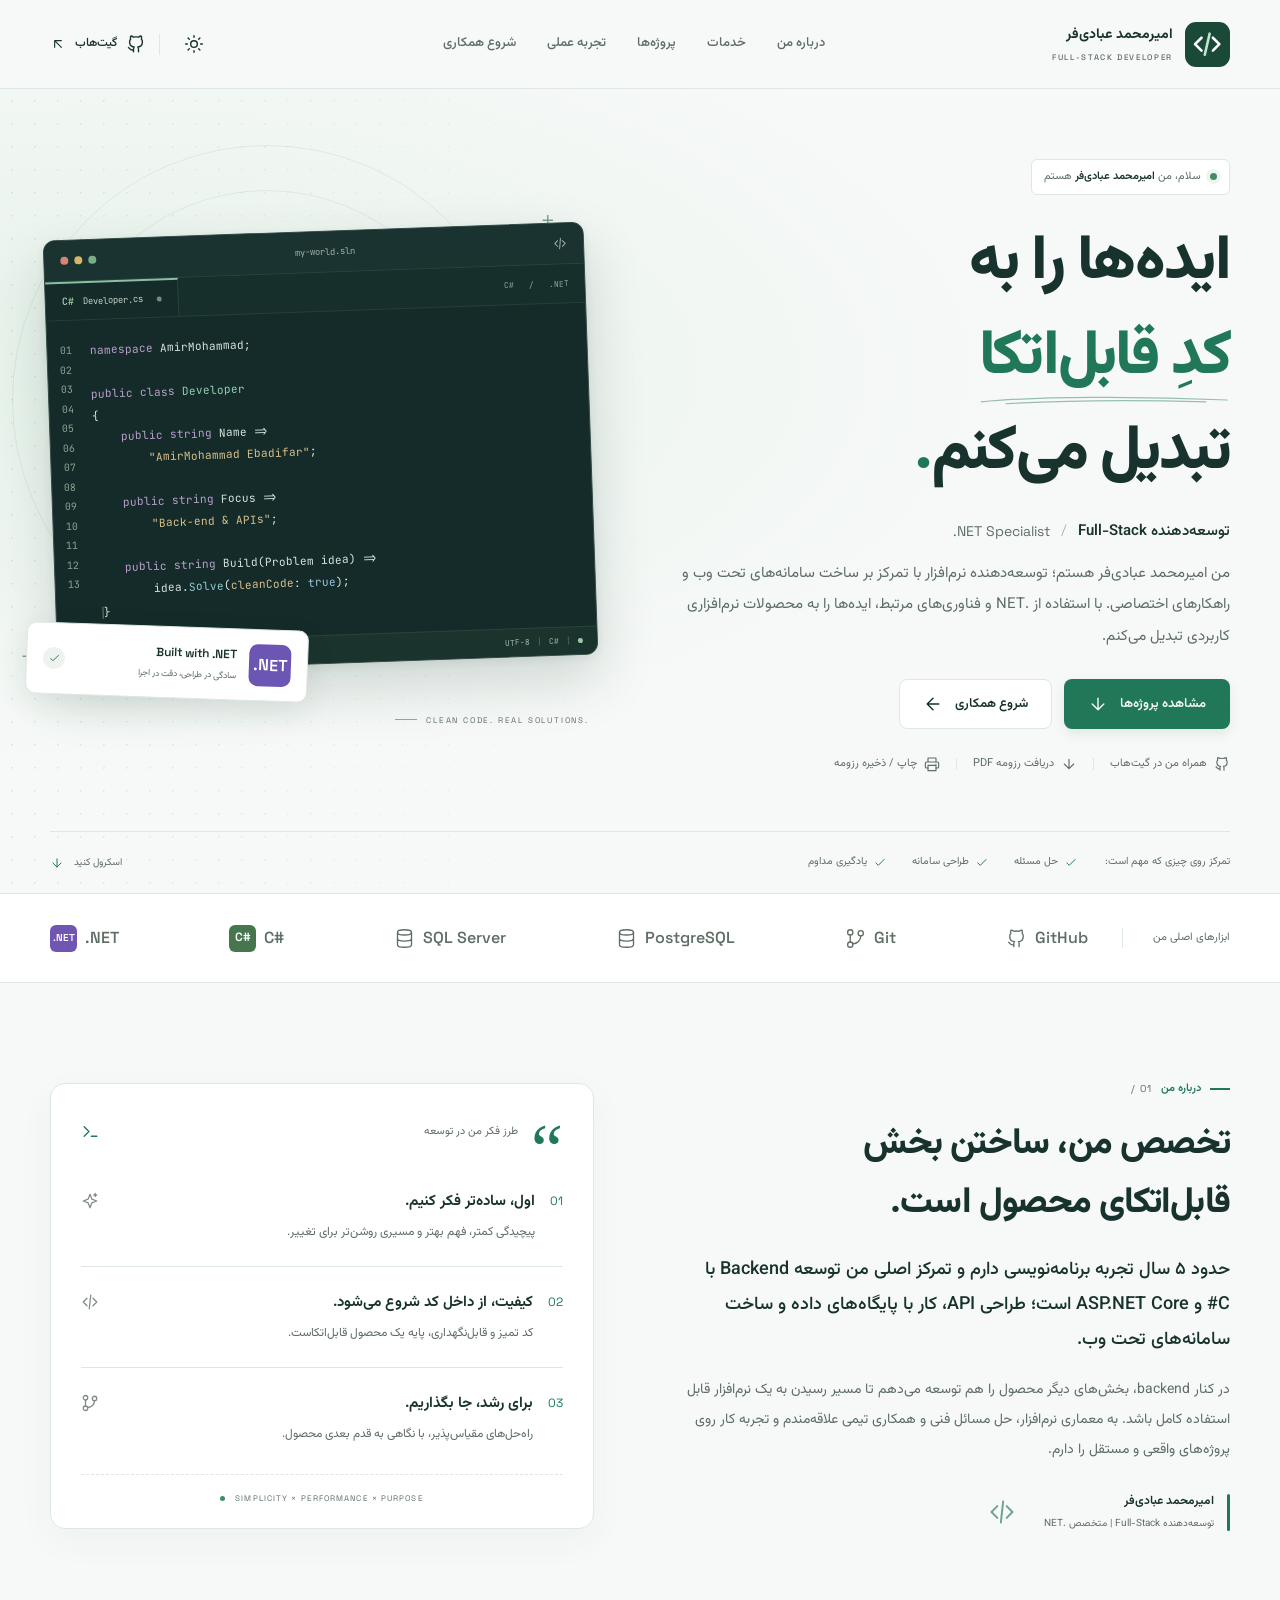
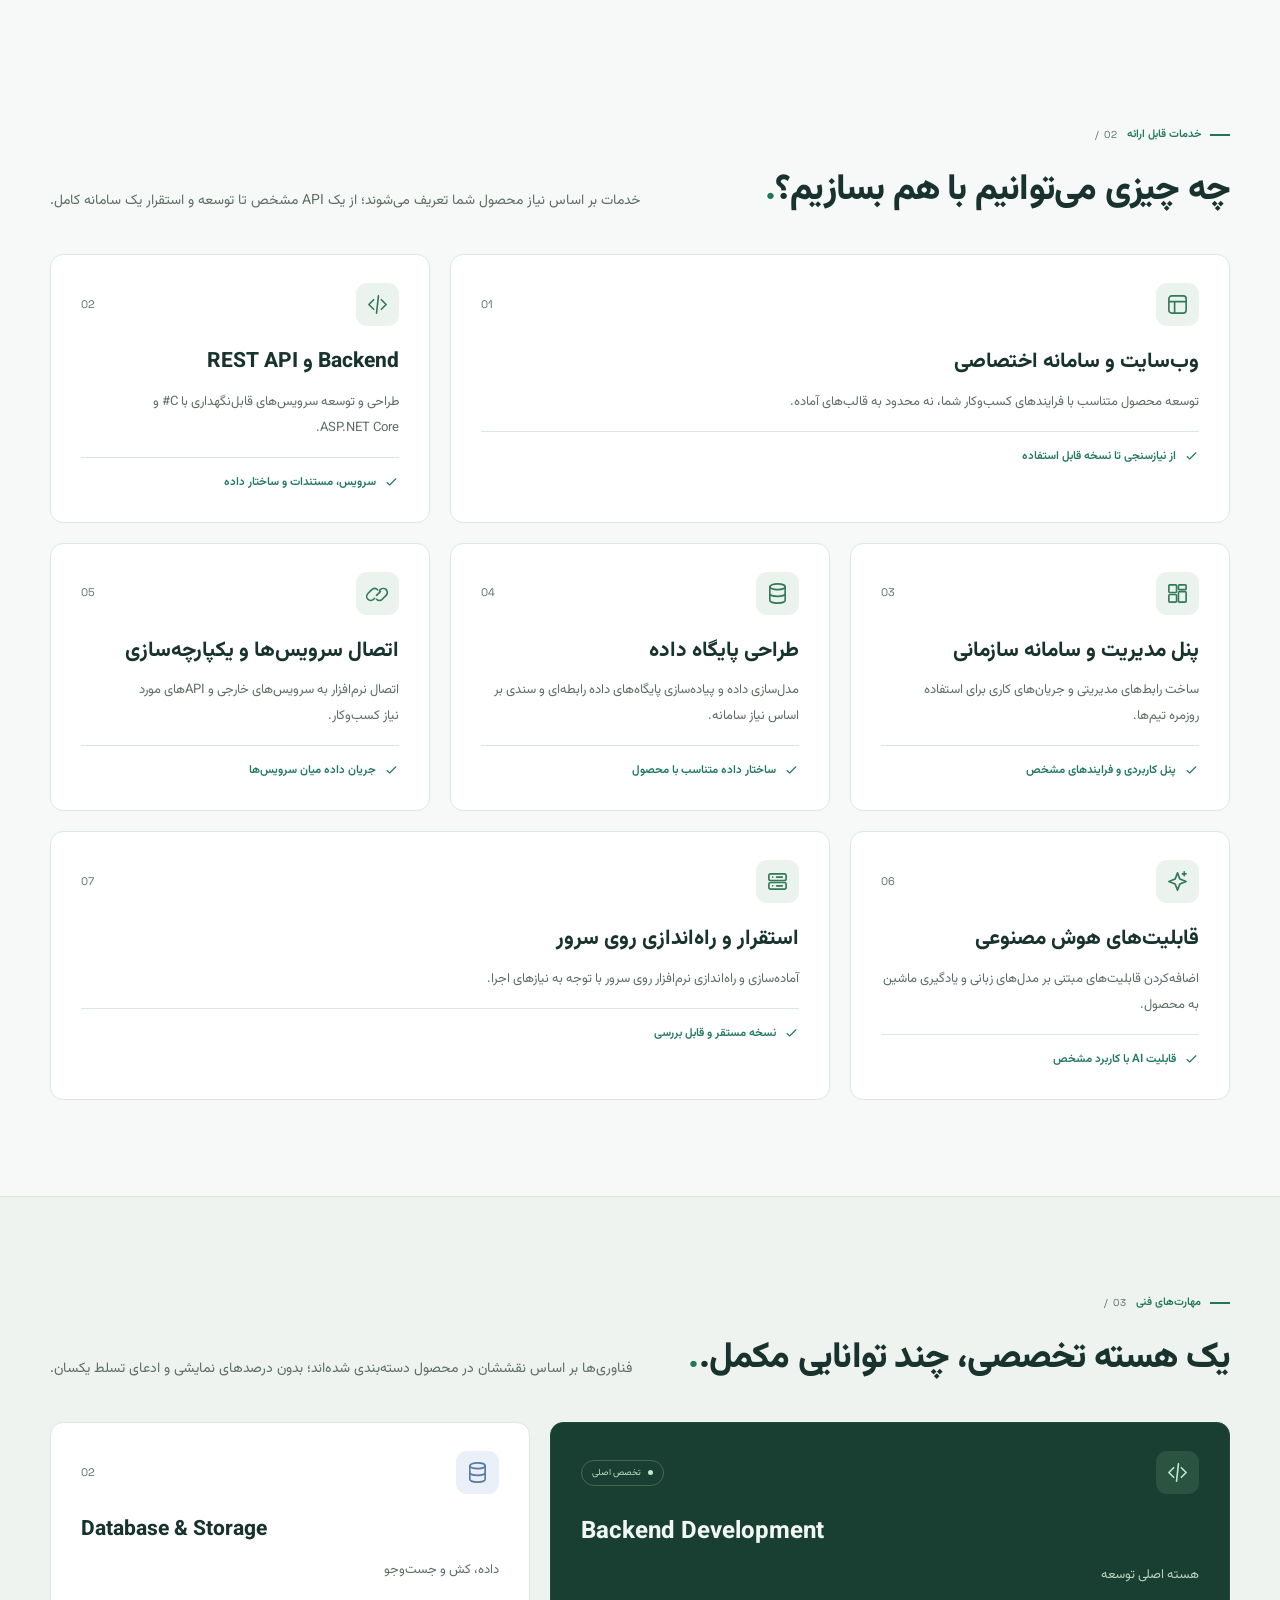
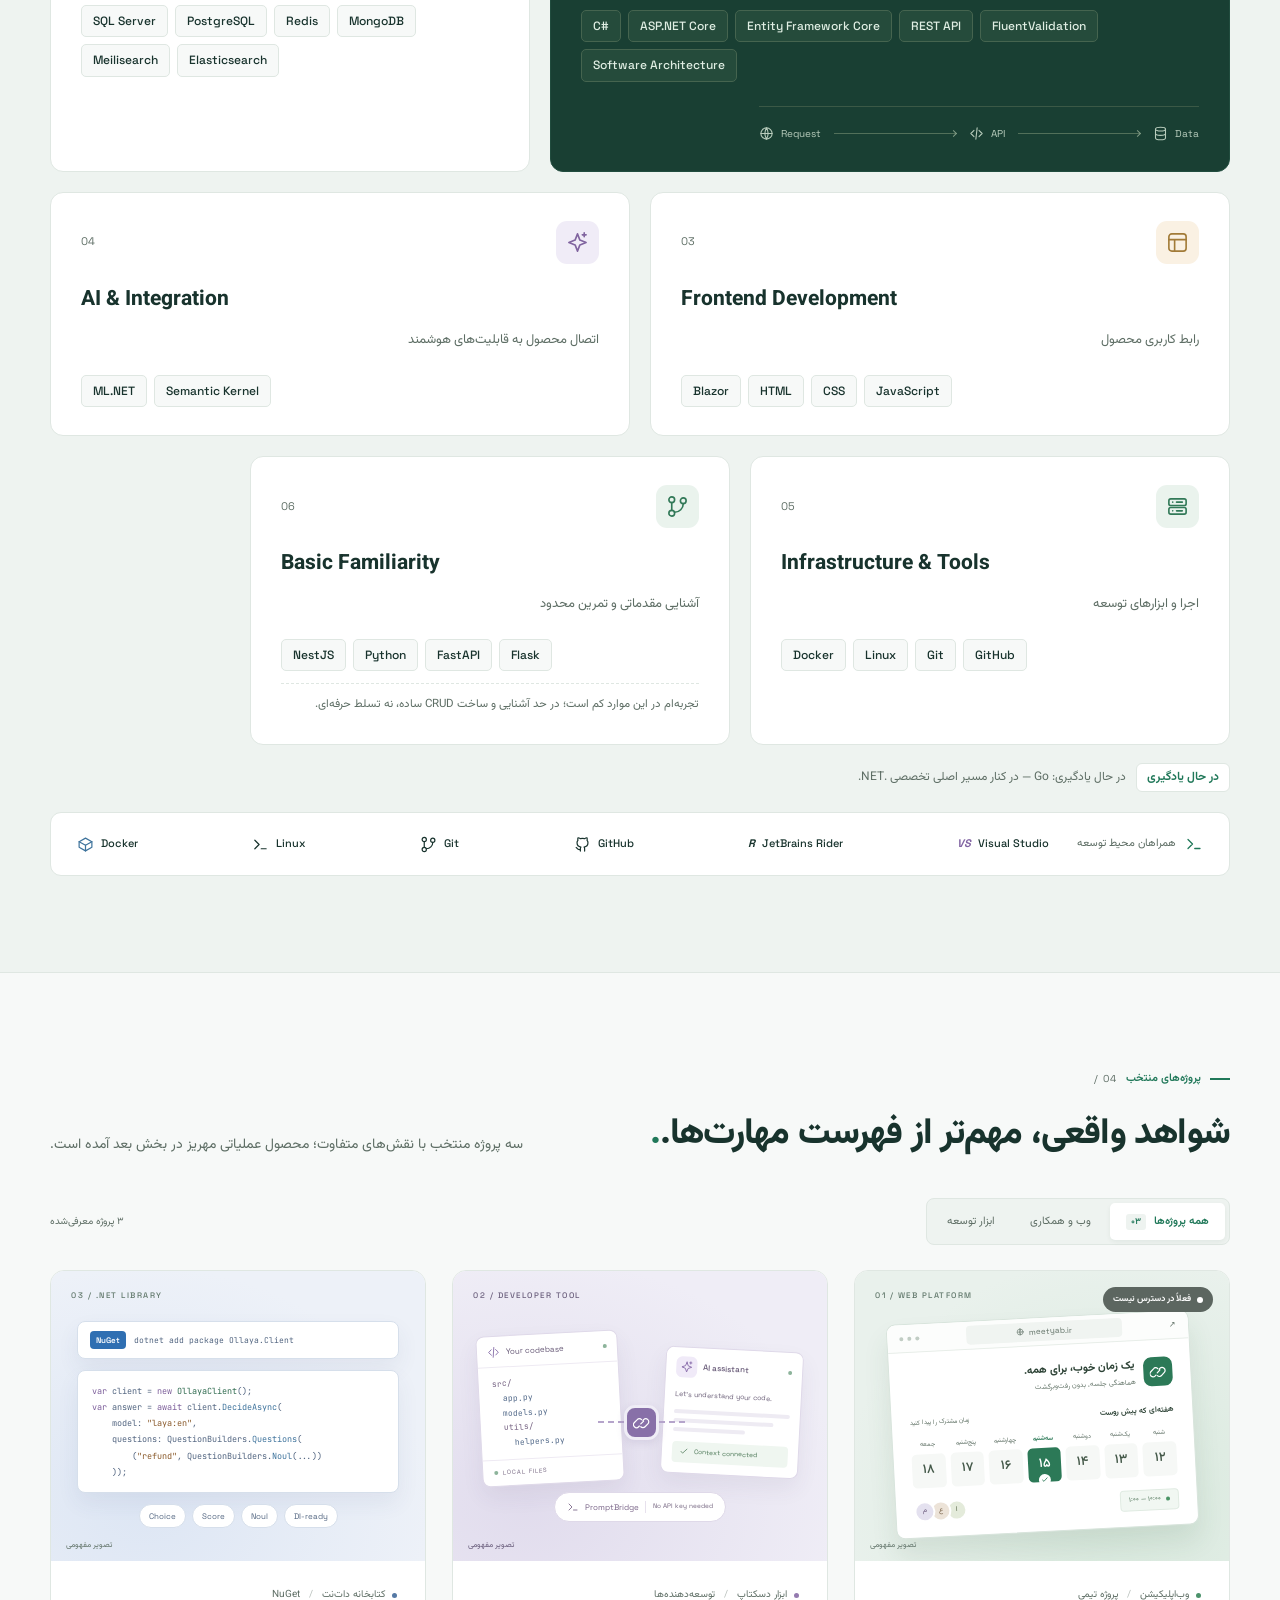
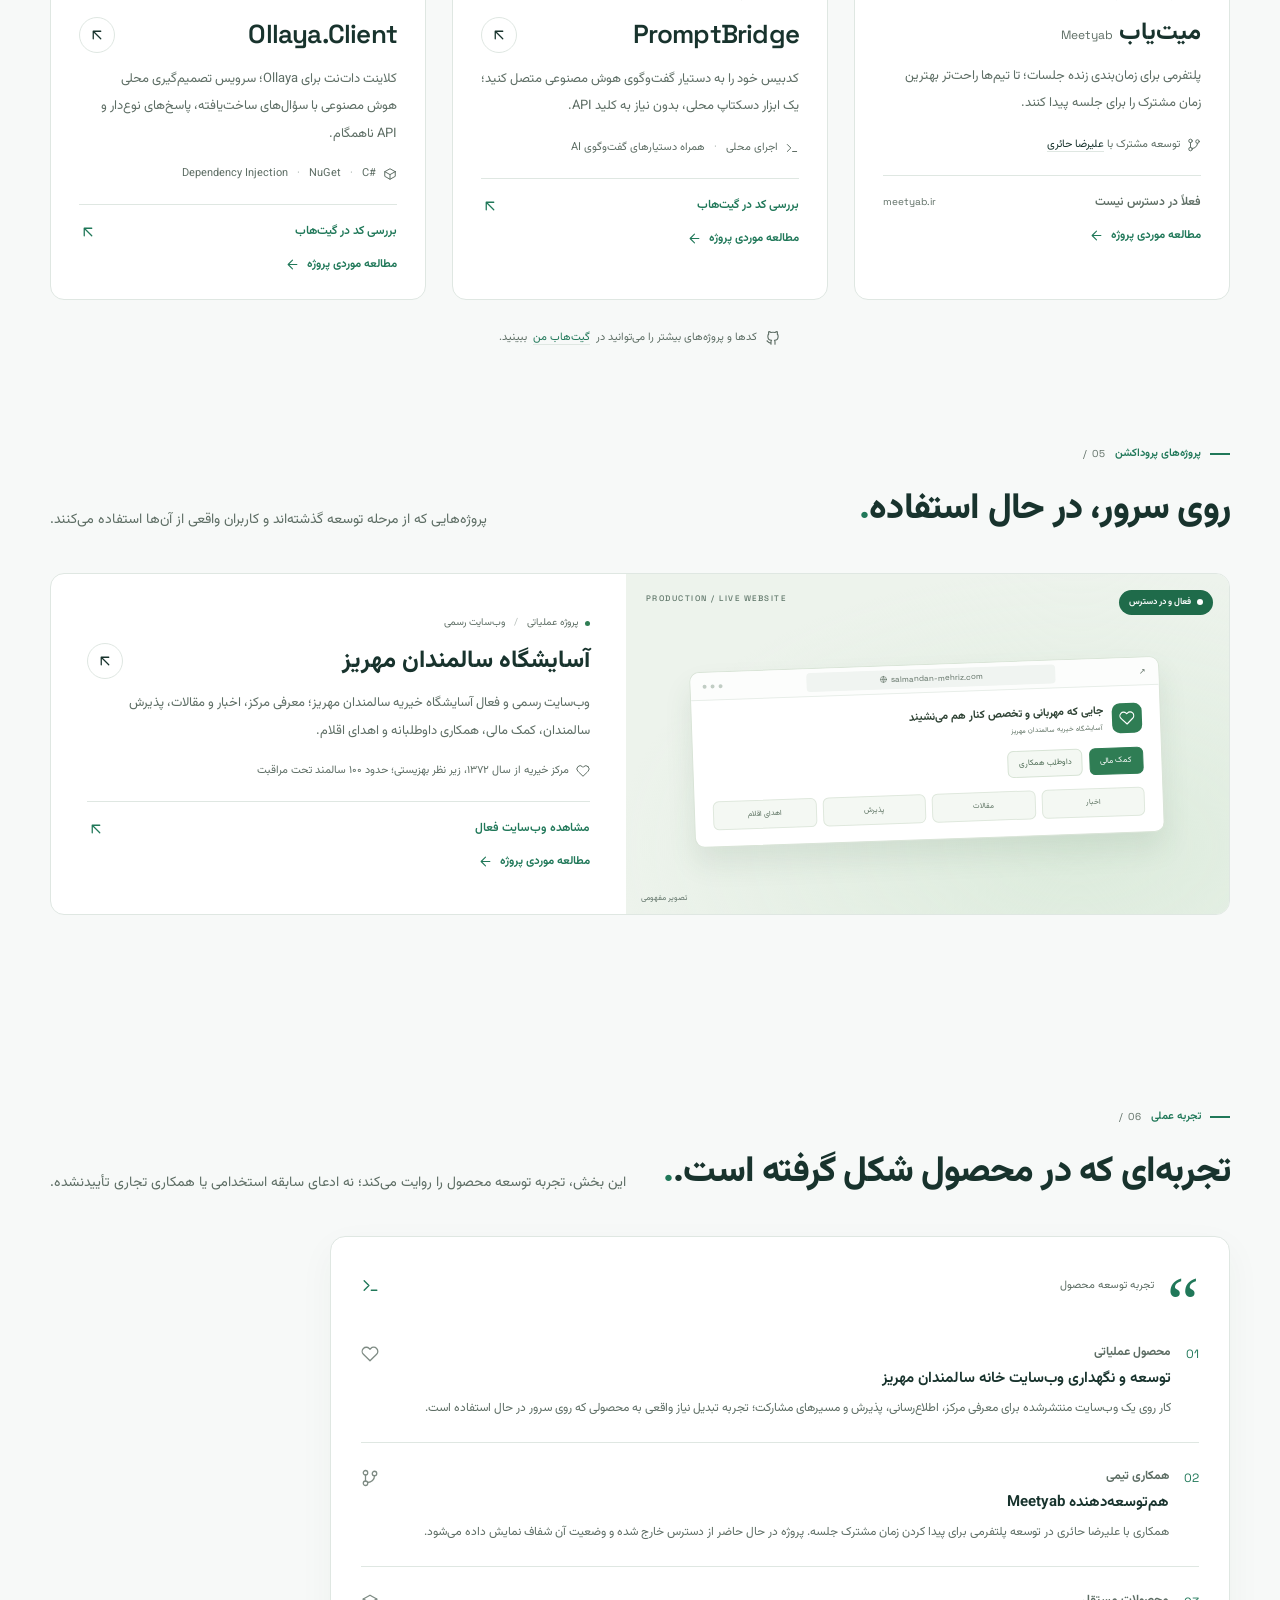
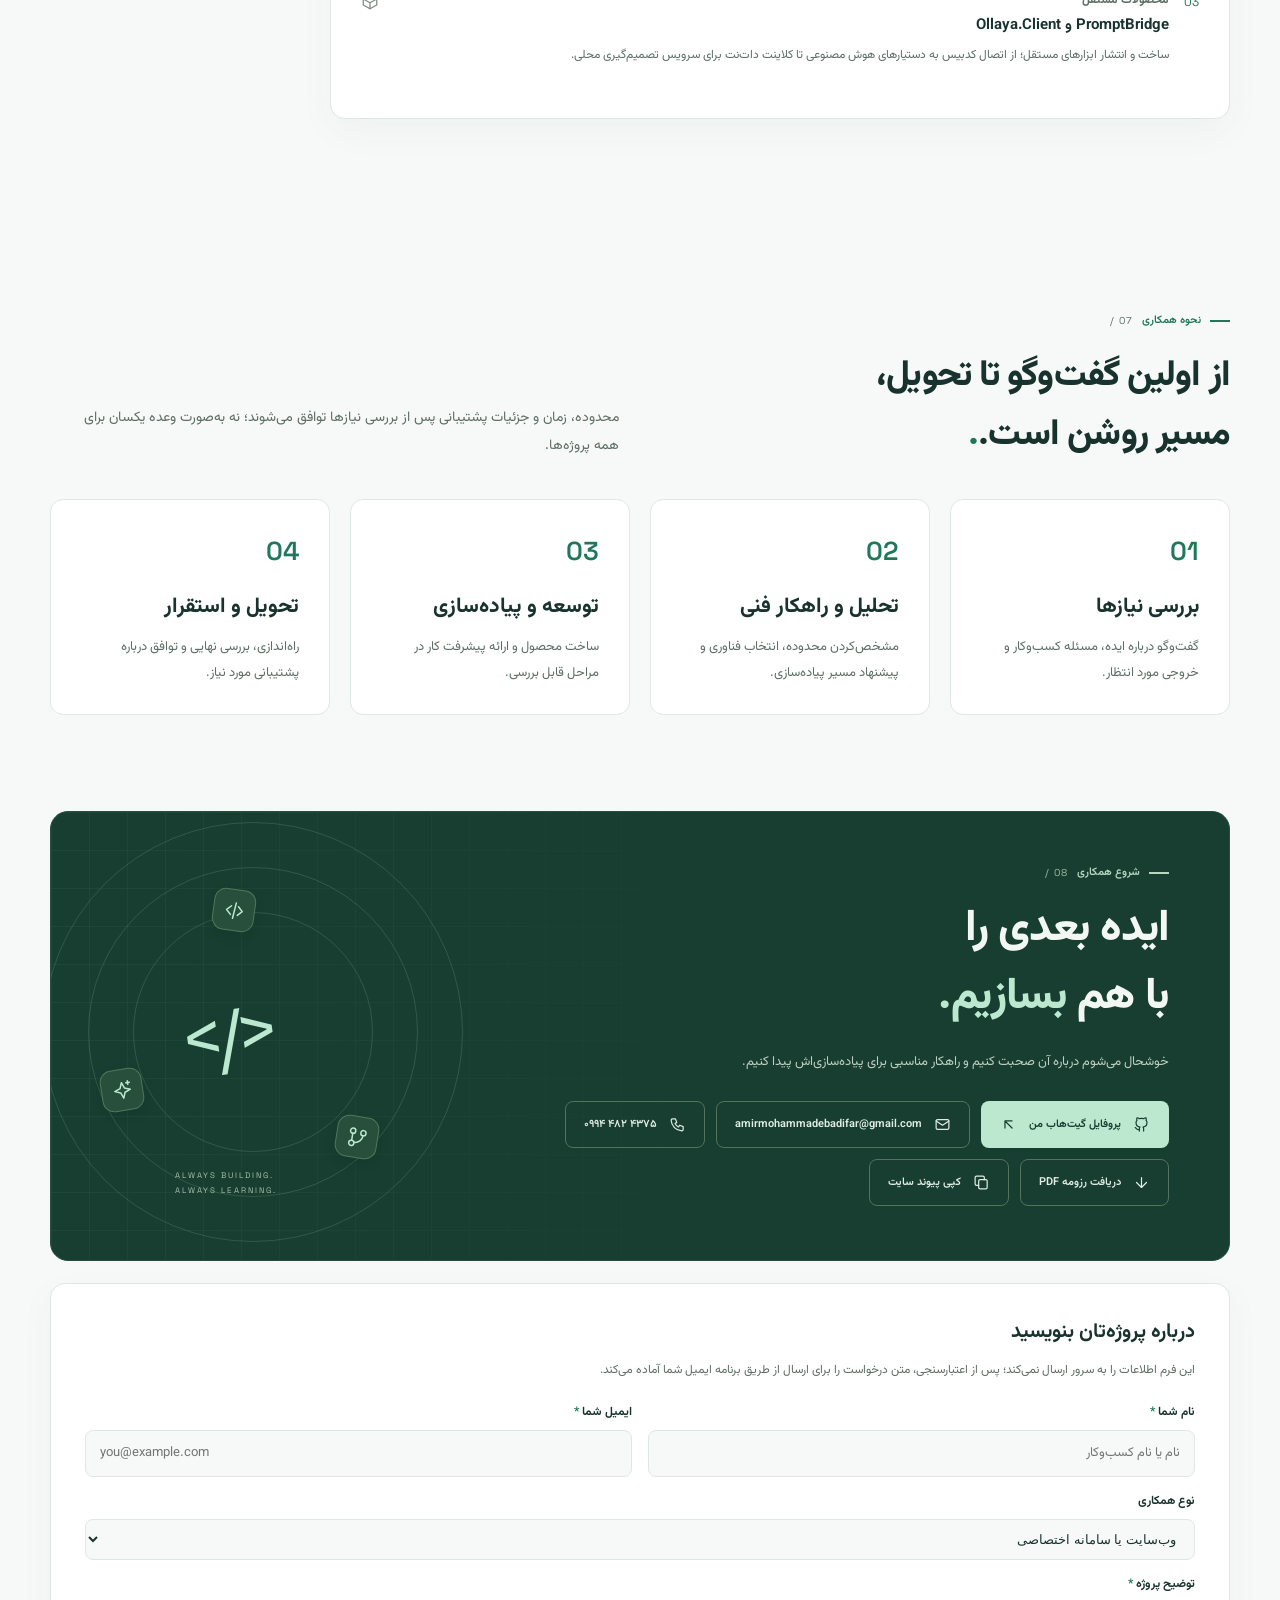
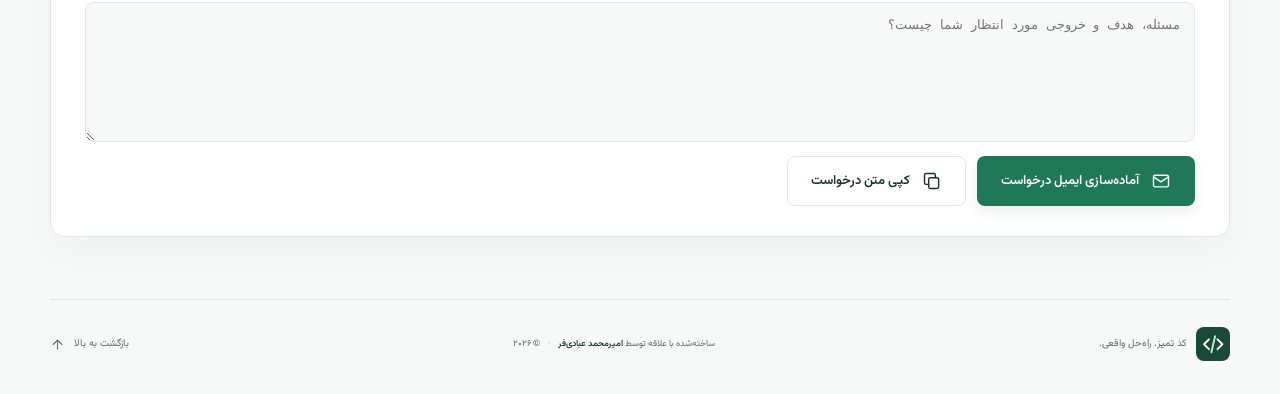
<file: index.html>
<!DOCTYPE html>
<html lang="fa-IR" dir="rtl">
<head>
  <meta charset="utf-8">
  <meta name="viewport" content="width=device-width, initial-scale=1">
  <meta name="color-scheme" content="light dark">
  <meta name="theme-color" content="#f7f9f8">
  <title>امیرمحمد عبادی‌فر | توسعه‌دهنده Full-Stack و متخصص .NET</title>
  <meta name="description" content="توسعه سامانه‌های تحت وب، Backend و REST API با تمرکز بر .NET. نمونه‌کارهای واقعی، خدمات توسعه نرم‌افزار و راه‌های شروع همکاری با امیرمحمد عبادی‌فر.">
  <meta name="author" content="امیرمحمد عبادی‌فر">
  <meta name="robots" content="index, follow, max-image-preview:large">
  <link rel="canonical" href="https://amirebadifar.ir/">
  <meta property="og:type" content="profile">
  <meta property="og:locale" content="fa_IR">
  <meta property="og:site_name" content="امیرمحمد عبادی‌فر">
  <meta property="og:title" content="امیرمحمد عبادی‌فر | توسعه‌دهنده بک‌اند .NET">
  <meta property="og:description" content="کد تمیز، راه‌حل‌های کاربردی و تمرکز بر سادگی و کارایی. با مهارت‌ها و پروژه‌های امیرمحمد عبادی‌فر آشنا شوید.">
  <meta property="og:url" content="https://amirebadifar.ir/">
  <meta property="og:image" content="https://amirebadifar.ir/assets/images/social-card.png">
  <meta property="og:image:secure_url" content="https://amirebadifar.ir/assets/images/social-card.png">
  <meta property="og:image:type" content="image/png">
  <meta property="og:image:width" content="1200">
  <meta property="og:image:height" content="630">
  <meta property="og:image:alt" content="امیرمحمد عبادی‌فر؛ توسعه‌دهنده بک‌اند و برنامه‌نویس دات‌نت">
  <meta property="profile:username" content="amirebadifar87">
  <meta name="twitter:card" content="summary_large_image">
  <meta name="twitter:title" content="امیرمحمد عبادی‌فر | توسعه‌دهنده بک‌اند .NET">
  <meta name="twitter:description" content="از ایده تا اجرا؛ توسعه وب و API با اکوسیستم .NET. نمونه‌کارها و مهارت‌های امیرمحمد عبادی‌فر.">
  <meta name="twitter:image" content="https://amirebadifar.ir/assets/images/social-card.png">
  <meta name="twitter:image:alt" content="امیرمحمد عبادی‌فر؛ توسعه‌دهنده بک‌اند و برنامه‌نویس دات‌نت">
  <link rel="icon" href="favicon.svg" type="image/svg+xml">
  <link rel="icon" href="assets/images/icon-192.png" type="image/png" sizes="192x192">
  <link rel="apple-touch-icon" href="assets/images/apple-touch-icon.png">
  <link rel="manifest" href="site.webmanifest">
  <link rel="preload" href="assets/fonts/vazirmatn-arabic.woff2" as="font" type="font/woff2" crossorigin>
  <link rel="stylesheet" href="assets/styles.css">
  <noscript><style>.theme-toggle,.menu-toggle,.project-toolbar,.print-trigger,.copy-trigger{display:none!important}.reading-progress{display:none}</style></noscript>
  <script>
    (() => {
      let theme = 'light';
      try {
        const saved = localStorage.getItem('ae-theme');
        theme = saved === 'dark' || saved === 'light' ? saved : (matchMedia('(prefers-color-scheme: dark)').matches ? 'dark' : 'light');
      } catch (_) {
        try { theme = matchMedia('(prefers-color-scheme: dark)').matches ? 'dark' : 'light'; } catch (_) {}
      }
      document.documentElement.dataset.theme = theme;
      document.querySelector('meta[name="theme-color"]').content = theme === 'dark' ? '#101c22' : '#f7f9f8';
    })();
  </script>
  <script type="application/ld+json">
{
  "@context": "https://schema.org",
  "@graph": [
    {
      "@type": "WebSite",
      "@id": "https://amirebadifar.ir/#website",
      "url": "https://amirebadifar.ir/",
      "name": "وب‌سایت شخصی امیرمحمد عبادی‌فر",
      "inLanguage": "fa-IR",
      "publisher": {
        "@id": "https://amirebadifar.ir/#person"
      }
    },
    {
      "@type": "ProfilePage",
      "@id": "https://amirebadifar.ir/#profile",
      "url": "https://amirebadifar.ir/",
      "name": "امیرمحمد عبادی‌فر | توسعه‌دهنده بک‌اند و برنامه‌نویس .NET",
      "description": "رزومه، مهارت‌ها و پروژه‌های امیرمحمد عبادی‌فر، توسعه‌دهنده بک‌اند در اکوسیستم دات‌نت.",
      "isPartOf": {
        "@id": "https://amirebadifar.ir/#website"
      },
      "mainEntity": {
        "@id": "https://amirebadifar.ir/#person"
      },
      "inLanguage": "fa-IR",
      "hasPart": [
        {
          "@id": "https://meetyab.ir/#project"
        },
        {
          "@id": "https://github.com/amirebadifar87/PromptBridge#project"
        },
        {
          "@id": "https://github.com/amirebadifar87/Ollaya.Client#project"
        },
        {
          "@id": "https://salmandan-mehriz.com/#project"
        }
      ]
    },
    {
      "@type": "Person",
      "@id": "https://amirebadifar.ir/#person",
      "name": "امیرمحمد عبادی‌فر",
      "alternateName": [
        "AmirMohammad Ebadifar",
        "Amir Ebadifar"
      ],
      "url": "https://amirebadifar.ir/",
      "telephone": "+989944824375",
      "jobTitle": "Full-Stack Developer with a strong focus on .NET Backend Development",
      "email": "amirmohammadebadifar@gmail.com",
      "description": "توسعه‌دهنده نرم‌افزار با تمرکز بر ساخت وب‌اپلیکیشن و API در اکوسیستم .NET و نوشتن کد تمیز، قابل‌نگهداری و مقیاس‌پذیر.",
      "sameAs": [
        "https://github.com/amirebadifar87"
      ],
      "knowsAbout": [
        "C#",
        ".NET",
        "ASP.NET Core",
        "Blazor",
        "EF Core",
        "FluentValidation",
        "Back-end development",
        "API development",
        "SQL Server",
        "PostgreSQL",
        "Redis",
        "MongoDB",
        "Elasticsearch",
        "MeiliSearch",
        "HTML5",
        "CSS3",
        "JavaScript",
        "Bootstrap",
        "ML.NET",
        "Semantic Kernel",
        "Python",
        "FastAPI",
        "Flask",
        "Docker",
        "Git",
        "GitHub"
      ]
    },
    {
      "@type": "CreativeWork",
      "@id": "https://meetyab.ir/#project",
      "name": "میت‌یاب",
      "alternateName": "Meetyab",
      "url": "https://meetyab.ir",
      "description": "پلتفرم زمان‌بندی زنده برای کمک به تیم‌ها در پیدا کردن بهترین زمان جلسه؛ توسعه مشترک با علیرضا حائری. این پروژه در حال حاضر در دسترس نیست.",
      "creator": {
        "@id": "https://amirebadifar.ir/#person"
      },
      "contributor": {
        "@type": "Person",
        "name": "علیرضا حائری",
        "alternateName": "Alireza Haeri",
        "url": "https://github.com/alireza-haeri/"
      },
      "creativeWorkStatus": "Currently unavailable"
    },
    {
      "@type": "SoftwareApplication",
      "@id": "https://github.com/amirebadifar87/PromptBridge#project",
      "name": "PromptBridge",
      "url": "https://github.com/amirebadifar87/PromptBridge",
      "applicationCategory": "DeveloperApplication",
      "description": "ابزار دسکتاپ محلی برای اتصال کدبیس به دستیارهای گفت‌وگوی هوش مصنوعی، بدون نیاز به کلید API.",
      "creator": {
        "@id": "https://amirebadifar.ir/#person"
      }
    },
    {
      "@type": "SoftwareSourceCode",
      "@id": "https://github.com/amirebadifar87/Ollaya.Client#project",
      "name": "Ollaya.Client",
      "url": "https://github.com/amirebadifar87/Ollaya.Client",
      "codeRepository": "https://github.com/amirebadifar87/Ollaya.Client",
      "programmingLanguage": "C#",
      "description": "کلاینت دات‌نت برای Ollaya؛ سرویس تصمیم‌گیری محلی هوش مصنوعی با سؤال‌های ساخت‌یافته، پاسخ‌های نوع‌دار و API ناهمگام.",
      "creator": {
        "@id": "https://amirebadifar.ir/#person"
      }
    },
    {
      "@type": "CreativeWork",
      "@id": "https://salmandan-mehriz.com/#project",
      "name": "وب‌سایت آسایشگاه خیریه سالمندان مهریز",
      "url": "https://salmandan-mehriz.com/",
      "description": "وب‌سایت رسمی و فعال آسایشگاه خیریه سالمندان مهریز؛ معرفی مرکز، اخبار و مقالات، پذیرش سالمندان، کمک مالی، همکاری داوطلبانه و اهدای اقلام.",
      "creator": {
        "@id": "https://amirebadifar.ir/#person"
      },
      "creativeWorkStatus": "Active production website"
    }
  ]
}
  </script>
  <script type="application/json" id="contact-data">{"lang": "fa", "messages": {"eyebrow": "شروع همکاری", "heading": "ایده‌ای برای یک محصول نرم‌افزاری دارید؟", "intro": "خوشحال می‌شوم درباره آن صحبت کنیم و راهکار مناسبی برای پیاده‌سازی‌اش پیدا کنیم.", "emailLabel": "ایمیل", "phoneLabel": "تماس مستقیم", "githubLabel": "گیت‌هاب", "pdf": "دریافت رزومه PDF", "print": "چاپ رزومه", "formTitle": "درباره پروژه‌تان بنویسید", "formNote": "این فرم اطلاعات را به سرور ارسال نمی‌کند؛ پس از اعتبارسنجی، متن درخواست را برای ارسال از طریق برنامه ایمیل شما آماده می‌کند.", "name": "نام شما", "email": "ایمیل شما", "type": "نوع همکاری", "message": "توضیح پروژه", "namePlaceholder": "نام یا نام کسب‌وکار", "emailPlaceholder": "you@example.com", "messagePlaceholder": "مسئله، هدف و خروجی مورد انتظار شما چیست؟", "types": ["وب‌سایت یا سامانه اختصاصی", "Backend و API", "پنل مدیریت / سامانه سازمانی", "پایگاه داده یا یکپارچه‌سازی", "قابلیت هوش مصنوعی", "استقرار یا همکاری دیگر"], "submit": "آماده‌سازی ایمیل درخواست", "copy": "کپی متن درخواست", "required": "این فیلد الزامی است.", "invalidEmail": "یک ایمیل معتبر وارد کنید.", "shortMessage": "لطفاً توضیح پروژه را حداقل در ۲۰ کاراکتر بنویسید.", "prepared": "متن درخواست آماده شد. اگر برنامه ایمیل باز نشد، از دکمه کپی متن استفاده کنید و به نشانی بالا ایمیل بزنید.", "copied": "متن درخواست کپی شد؛ آن را در ایمیل خود قرار دهید.", "copyFailed": "کپی خودکار ممکن نیست؛ متن فرم را به‌صورت دستی انتخاب کنید.", "mailSubject": "درخواست همکاری روی پروژه نرم‌افزاری", "mailName": "نام", "mailEmail": "ایمیل", "mailType": "نوع همکاری", "mailMessage": "توضیح پروژه"}, "email": "amirmohammadebadifar@gmail.com", "siteUrl": "https://amirebadifar.ir/"}</script>
  <script src="assets/main.js" defer></script>
</head>
<body id="top">
  <a class="skip-link" href="#main">رفتن به محتوای اصلی</a>
  <svg class="icon-sprite" xmlns="http://www.w3.org/2000/svg" aria-hidden="true">
    <symbol id="i-logo" viewBox="0 0 40 40"><path d="M13 12 5 20l8 8M27 12l8 8-8 8"/><path d="M23 7 17 33" stroke="#bce8cf"/></symbol>
    <symbol id="i-arrow-up-left" viewBox="0 0 24 24"><path d="M17 17 7 7M7 17V7h10"/></symbol>
    <symbol id="i-arrow-left" viewBox="0 0 24 24"><path d="M19 12H5m7-7-7 7 7 7"/></symbol>
    <symbol id="i-arrow-up" viewBox="0 0 24 24"><path d="M12 19V5m-7 7 7-7 7 7"/></symbol>
    <symbol id="i-arrow-down" viewBox="0 0 24 24"><path d="M12 5v14m-7-7 7 7 7-7"/></symbol>
    <symbol id="i-github" viewBox="0 0 24 24"><path d="M9 19c-4.3 1.3-4.3-2.2-6-2.7m12 5v-3.4a3 3 0 0 0-.8-2.3c2.7-.3 5.5-1.3 5.5-6A4.7 4.7 0 0 0 18.4 6a4.3 4.3 0 0 0-.1-3.5S17.2 2.2 15 3.8a12 12 0 0 0-6 0C6.8 2.2 5.7 2.5 5.7 2.5A4.3 4.3 0 0 0 5.6 6a4.7 4.7 0 0 0-1.3 3.6c0 4.7 2.8 5.7 5.5 6A3 3 0 0 0 9 17.9v3.4"/></symbol>
    <symbol id="i-sun" viewBox="0 0 24 24"><circle cx="12" cy="12" r="4"/><path d="M12 2v2m0 16v2M2 12h2m16 0h2M4.93 4.93l1.42 1.42m11.3 11.3 1.42 1.42M4.93 19.07l1.42-1.42m11.3-11.3 1.42-1.42"/></symbol>
    <symbol id="i-moon" viewBox="0 0 24 24"><path d="M20.9 13a9 9 0 0 1-9.9-9.9A9 9 0 1 0 20.9 13Z"/></symbol>
    <symbol id="i-menu" viewBox="0 0 24 24"><path d="M4 7h16M4 12h16M4 17h16"/></symbol>
    <symbol id="i-close" viewBox="0 0 24 24"><path d="m6 6 12 12M6 18 18 6"/></symbol>
    <symbol id="i-code" viewBox="0 0 24 24"><path d="m8 7-5 5 5 5m8-10 5 5-5 5m-3-14-2 18"/></symbol>
    <symbol id="i-terminal" viewBox="0 0 24 24"><path d="m4 6 6 6-6 6m9 0h7"/></symbol>
    <symbol id="i-heart" viewBox="0 0 24 24"><path d="M20.8 4.6a5.5 5.5 0 0 0-7.8 0L12 5.6l-1-1a5.5 5.5 0 0 0-7.8 7.8l1 1L12 21l7.8-7.6 1-1a5.5 5.5 0 0 0 0-7.8Z"/></symbol>
    <symbol id="i-box" viewBox="0 0 24 24"><path d="M21 8 12 3 3 8v8l9 5 9-5V8Z"/><path d="M3 8l9 5 9-5M12 13v8"/></symbol>
    <symbol id="i-database" viewBox="0 0 24 24"><ellipse cx="12" cy="5" rx="8" ry="3"/><path d="M4 5v14c0 1.7 3.6 3 8 3s8-1.3 8-3V5M4 12c0 1.7 3.6 3 8 3s8-1.3 8-3"/></symbol>
    <symbol id="i-layout" viewBox="0 0 24 24"><rect x="3" y="3" width="18" height="18" rx="3"/><path d="M3 9h18M9 9v12"/></symbol>
    <symbol id="i-spark" viewBox="0 0 24 24"><path d="m12 3 2.5 6.5L21 12l-6.5 2.5L12 21l-2.5-6.5L3 12l6.5-2.5L12 3Zm7-1v4m-2-2h4"/></symbol>
    <symbol id="i-check" viewBox="0 0 24 24"><path d="m5 12 4 4L19 6"/></symbol>
    <symbol id="i-phone" viewBox="0 0 24 24"><path d="M5 4h4l2 5-2.5 1.5a12 12 0 0 0 5 5L15 13l5 2v4a2 2 0 0 1-2 2A16 16 0 0 1 3 6a2 2 0 0 1 2-2Z"/></symbol>
    <symbol id="i-mail" viewBox="0 0 24 24"><rect x="3" y="5" width="18" height="14" rx="2"/><path d="m3 7 9 6 9-6"/></symbol>
    <symbol id="i-dashboard" viewBox="0 0 24 24"><rect x="3" y="3" width="8" height="8" rx="1"/><rect x="13" y="3" width="8" height="5" rx="1"/><rect x="13" y="10" width="8" height="11" rx="1"/><rect x="3" y="13" width="8" height="8" rx="1"/></symbol>
    <symbol id="i-server" viewBox="0 0 24 24"><rect x="3" y="4" width="18" height="7" rx="2"/><rect x="3" y="13" width="18" height="7" rx="2"/><path d="M7 7.5h.01M7 16.5h.01M11 7.5h6M11 16.5h6"/></symbol>
    <symbol id="i-copy" viewBox="0 0 24 24"><rect x="8" y="8" width="12" height="13" rx="2"/><path d="M16 8V5a2 2 0 0 0-2-2H5a2 2 0 0 0-2 2v9a2 2 0 0 0 2 2h3"/></symbol>
    <symbol id="i-print" viewBox="0 0 24 24"><path d="M6 9V3h12v6M6 18H4a2 2 0 0 1-2-2v-5a2 2 0 0 1 2-2h16a2 2 0 0 1 2 2v5a2 2 0 0 1-2 2h-2"/><path d="M6 14h12v8H6zM18 12h.01"/></symbol>
    <symbol id="i-branch" viewBox="0 0 24 24"><circle cx="6" cy="5" r="3"/><circle cx="18" cy="6" r="3"/><circle cx="6" cy="19" r="3"/><path d="M6 8v8m12-7a9 9 0 0 1-9 9"/></symbol>
    <symbol id="i-globe" viewBox="0 0 24 24"><circle cx="12" cy="12" r="9"/><path d="M3 12h18M12 3a18 18 0 0 1 0 18 18 18 0 0 1 0-18Z"/></symbol>
    <symbol id="i-link" viewBox="0 0 24 24"><path d="m10 13 4-4m-6 7-1 1a4 4 0 0 1-6-6l4-4a4 4 0 0 1 6 0m2 1 1-1a4 4 0 0 1 6 6l-4 4a4 4 0 0 1-6 0" transform="translate(1 1)"/></symbol>
  </svg>

  <header class="site-header" id="site-header">
    <div class="reading-progress" aria-hidden="true"><span id="reading-progress"></span></div>
    <div class="container header-inner">
      <a class="brand" href="#top">
        <span class="brand-mark" aria-hidden="true"><svg class="brand-logo" viewBox="0 0 40 40"><use href="#i-logo"/></svg></span>
        <span class="brand-name">امیرمحمد عبادی‌فر<small lang="en" dir="ltr">FULL-STACK DEVELOPER</small></span>
      </a>
      <nav class="primary-nav" id="primary-nav" aria-label="ناوبری اصلی">
        <a href="#about">درباره من</a>
        <a href="#services">خدمات</a>
        <a href="#projects">پروژه‌ها</a>
        <a href="#experience">تجربه عملی</a>
        <a href="#contact">شروع همکاری</a>
        <a class="nav-github" href="https://github.com/amirebadifar87" target="_blank" rel="noopener noreferrer">گیت‌هاب <svg class="icon" aria-hidden="true"><use href="#i-arrow-up-left"/></svg><span class="sr-only">؛ پروفایل امیرمحمد عبادی‌فر، در زبانه جدید</span></a>
      </nav>
      <div class="header-actions">
        <button class="icon-button theme-toggle" id="theme-toggle" type="button" aria-label="حالت تاریک" aria-pressed="false" title="تغییر حالت روشن و تاریک">
          <svg class="icon sun-icon" aria-hidden="true"><use href="#i-sun"/></svg>
          <svg class="icon moon-icon" aria-hidden="true"><use href="#i-moon"/></svg>
        </button>
        <span class="header-divider" aria-hidden="true"></span>
        <a class="header-github" href="https://github.com/amirebadifar87" target="_blank" rel="noopener noreferrer"><svg class="icon" aria-hidden="true"><use href="#i-github"/></svg><span>گیت‌هاب</span><svg class="icon small-icon" aria-hidden="true"><use href="#i-arrow-up-left"/></svg><span class="sr-only">؛ در زبانه جدید</span></a>
        <button class="icon-button menu-toggle" id="menu-toggle" type="button" aria-expanded="false" aria-controls="primary-nav" aria-label="باز کردن منو">
          <svg class="icon menu-icon" aria-hidden="true"><use href="#i-menu"/></svg>
          <svg class="icon close-icon" aria-hidden="true"><use href="#i-close"/></svg>
        </button>
      </div>
    </div>
  </header>

  <main id="main">
    <section class="hero" aria-labelledby="hero-heading">
      <div class="hero-grid-pattern" aria-hidden="true"></div>
      <div class="container hero-layout">
        <div class="hero-copy">
          <div class="hero-eyebrow"><span class="status-dot" aria-hidden="true"></span><span>سلام، من <strong>امیرمحمد عبادی‌فر</strong> هستم</span></div>
          <h1 id="hero-heading"><span class="print-only">امیرمحمد عبادی‌فر</span><span class="screen-hero-heading">ایده‌ها را به <br><span class="highlight-word">کدِ قابل‌اتکا<svg viewBox="0 0 420 16" preserveAspectRatio="none" aria-hidden="true"><path d="M4 11C96 2 274 2 415 8M45 14c107-6 236-6 334-3"/></svg></span> <br>تبدیل می‌کنم<span class="accent-period">.</span></span></h1>
          <p class="hero-role">توسعه‌دهنده Full-Stack <span aria-hidden="true">/</span> <bdi>.NET Specialist</bdi></p>
          <p class="hero-description">من امیرمحمد عبادی‌فر هستم؛ توسعه‌دهنده نرم‌افزار با تمرکز بر ساخت سامانه‌های تحت وب و راهکارهای اختصاصی. با استفاده از .NET و فناوری‌های مرتبط، ایده‌ها را به محصولات نرم‌افزاری کاربردی تبدیل می‌کنم.</p>
          <div class="print-contacts" role="group" aria-label="راه‌های ارتباطی">
            <a href="mailto:amirmohammadebadifar@gmail.com"><svg class="icon" aria-hidden="true"><use href="#i-mail"/></svg><bdi dir="ltr">amirmohammadebadifar@gmail.com</bdi></a>
            <a href="tel:+989944824375"><svg class="icon" aria-hidden="true"><use href="#i-phone"/></svg><bdi dir="ltr">۰۹۹۴&nbsp;۴۸۲&nbsp;۴۳۷۵</bdi></a>
            <a href="https://amirebadifar.ir/"><svg class="icon" aria-hidden="true"><use href="#i-globe"/></svg><bdi dir="ltr">amirebadifar.ir</bdi></a>
            <a href="https://github.com/amirebadifar87"><svg class="icon" aria-hidden="true"><use href="#i-github"/></svg><bdi dir="ltr">github.com/amirebadifar87</bdi></a>
          </div>
          <div class="hero-actions">
            <a class="button button-primary" href="#projects">مشاهده پروژه‌ها<svg class="icon" aria-hidden="true"><use href="#i-arrow-down"/></svg></a>
            <a class="button button-outline" href="#contact">شروع همکاری<svg class="icon" aria-hidden="true"><use href="#i-arrow-left"/></svg></a>
          </div>
          <div class="hero-links">
            <a href="https://github.com/amirebadifar87" target="_blank" rel="noopener noreferrer"><svg class="icon" aria-hidden="true"><use href="#i-github"/></svg><span>همراه من در گیت‌هاب</span><span class="sr-only">؛ در زبانه جدید</span></a>
            <span aria-hidden="true" class="tiny-divider"></span>
            <a href="assets/resume-fa.pdf" download><svg class="icon" aria-hidden="true"><use href="#i-arrow-down"/></svg>دریافت رزومه PDF</a><span aria-hidden="true" class="tiny-divider"></span><button class="text-button print-trigger" type="button"><svg class="icon" aria-hidden="true"><use href="#i-print"/></svg>چاپ / ذخیره رزومه</button>
          </div>
        </div>

        <div class="hero-visual" aria-hidden="true">
          <div class="visual-orbit orbit-one"></div><div class="visual-orbit orbit-two"></div>
          <span class="visual-plus plus-one">+</span><span class="visual-plus plus-two">+</span>
          <div class="code-window" dir="ltr">
            <div class="code-titlebar"><div class="window-dots"><i></i><i></i><i></i></div><span>my-world.sln</span><svg class="icon"><use href="#i-code"/></svg></div>
            <div class="code-tabbar"><span class="code-tab"><b class="cs-icon">C#</b> Developer.cs <span class="tab-dot"></span></span><span class="code-language">C# &nbsp; / &nbsp; .NET</span></div>
            <div class="code-content"><div class="line-numbers">01<br>02<br>03<br>04<br>05<br>06<br>07<br>08<br>09<br>10<br>11<br>12<br>13</div><pre><code><span class="syntax-muted">namespace</span> AmirMohammad;

<span class="syntax-muted">public class</span> <span class="syntax-type">Developer</span>
{
    <span class="syntax-muted">public string</span> Name =&gt;
        <span class="syntax-string">"AmirMohammad Ebadifar"</span>;

    <span class="syntax-muted">public string</span> Focus =&gt;
        <span class="syntax-string">"Back-end &amp; APIs"</span>;

    <span class="syntax-muted">public string</span> Build(Problem idea) =&gt;
        idea.<span class="syntax-function">Solve</span>(<span class="syntax-string">cleanCode</span>: <span class="syntax-blue">true</span>);
<span class="code-cursor"></span>}</code></pre></div>
            <div class="code-status"><span><svg class="icon"><use href="#i-branch"/></svg> main</span><span>UTF-8 <i></i> C# <i></i><span class="code-status-dot"></span></span></div>
          </div>
          <div class="floating-stack"><span class="dotnet-mark">.NET</span><div><span dir="ltr">Built with .NET</span><small>سادگی در طراحی، دقت در اجرا</small></div><span class="stack-check"><svg class="icon"><use href="#i-check"/></svg></span></div>
          <div class="visual-caption" dir="ltr"><span></span> CLEAN CODE. REAL SOLUTIONS.</div>
        </div>
      </div>
      <div class="container hero-bottom"><span>تمرکز روی چیزی که مهم است:</span><div><span><svg class="icon" aria-hidden="true"><use href="#i-check"/></svg>حل مسئله</span><span><svg class="icon" aria-hidden="true"><use href="#i-check"/></svg>طراحی سامانه</span><span><svg class="icon" aria-hidden="true"><use href="#i-check"/></svg>یادگیری مداوم</span></div><a href="#about" class="scroll-cue" aria-label="رفتن به بخش درباره من"><span>اسکرول کنید</span><svg class="icon" aria-hidden="true"><use href="#i-arrow-down"/></svg></a></div>
    </section>

    <div class="tech-strip" role="group" aria-label="فناوری‌های اصلی">
      <div class="container tech-strip-inner">
        <span class="tech-strip-label">ابزارهای اصلی من</span>
        <div class="tech-wordmarks" dir="ltr">
          <span class="tech-word"><b class="mini-dotnet">.NET</b> .NET</span>
          <span class="tech-word"><b class="mini-csharp">C#</b> C#</span>
          <span class="tech-word"><svg class="icon" aria-hidden="true"><use href="#i-database"/></svg> SQL Server</span>
          <span class="tech-word"><svg class="icon" aria-hidden="true"><use href="#i-database"/></svg> PostgreSQL</span>
          <span class="tech-word"><svg class="icon" aria-hidden="true"><use href="#i-branch"/></svg> Git</span>
          <span class="tech-word"><svg class="icon" aria-hidden="true"><use href="#i-github"/></svg> GitHub</span>
        </div>
      </div>
    </div>

    <section class="section about-section" id="about" aria-labelledby="about-heading">
      <div class="container about-layout">
        <div class="about-copy" data-reveal>
          <p class="section-eyebrow"><span></span> درباره من <bdi>/ 01</bdi></p>
          <h2 id="about-heading">تخصص من، ساختن بخش قابل‌اتکای محصول است.</h2>
          <p class="section-lead">حدود ۵ سال تجربه برنامه‌نویسی دارم و تمرکز اصلی من توسعه Backend با C# و ASP.NET Core است؛ طراحی API، کار با پایگاه‌های داده و ساخت سامانه‌های تحت وب.</p>
          <p>در کنار backend، بخش‌های دیگر محصول را هم توسعه می‌دهم تا مسیر رسیدن به یک نرم‌افزار قابل استفاده کامل باشد. به معماری نرم‌افزار، حل مسائل فنی و همکاری تیمی علاقه‌مندم و تجربه کار روی پروژه‌های واقعی و مستقل را دارم.</p>
          <div class="about-signoff"><span class="signoff-line" aria-hidden="true"></span><div><strong>امیرمحمد عبادی‌فر</strong><span>توسعه‌دهنده Full-Stack | متخصص .NET</span></div><svg class="icon" aria-hidden="true"><use href="#i-code"/></svg></div>
        </div>
        <div class="principles-card" data-reveal>
          <div class="principles-header"><span class="quote-mark" aria-hidden="true">“</span><span>طرز فکر من در توسعه</span><svg class="icon" aria-hidden="true"><use href="#i-terminal"/></svg></div>
          <ol class="principles-list">
            <li><span class="principle-number" aria-hidden="true">01</span><div><h3>اول، ساده‌تر فکر کنیم.</h3><p>پیچیدگی کمتر، فهم بهتر و مسیری روشن‌تر برای تغییر.</p></div><svg class="icon" aria-hidden="true"><use href="#i-spark"/></svg></li>
            <li><span class="principle-number" aria-hidden="true">02</span><div><h3>کیفیت، از داخل کد شروع می‌شود.</h3><p>کد تمیز و قابل‌نگهداری، پایه یک محصول قابل‌اتکاست.</p></div><svg class="icon" aria-hidden="true"><use href="#i-code"/></svg></li>
            <li><span class="principle-number" aria-hidden="true">03</span><div><h3>برای رشد، جا بگذاریم.</h3><p>راه‌حل‌های مقیاس‌پذیر، با نگاهی به قدم بعدی محصول.</p></div><svg class="icon" aria-hidden="true"><use href="#i-branch"/></svg></li>
          </ol>
          <div class="principles-footer" dir="ltr"><span class="status-dot" aria-hidden="true"></span> SIMPLICITY × PERFORMANCE × PURPOSE</div>
        </div>
      </div>
    </section>

    <section class="section services-section" id="services" aria-labelledby="services-heading">
      <div class="container">
        <div class="section-heading" data-reveal><div><p class="section-eyebrow"><span></span> خدمات قابل ارائه <bdi>/ 02</bdi></p><h2 id="services-heading">چه چیزی می‌توانیم با هم بسازیم؟<span class="accent-period">.</span></h2></div><p>خدمات بر اساس نیاز محصول شما تعریف می‌شوند؛ از یک API مشخص تا توسعه و استقرار یک سامانه کامل.</p></div>
        <div class="services-grid">
          <article class="skill-card service-card" data-reveal>
            <div class="skill-card-top"><span class="skill-icon"><svg class="icon" aria-hidden="true"><use href="#i-layout"/></svg></span><span class="card-index" aria-hidden="true">01</span></div>
            <h3>وب‌سایت و سامانه اختصاصی</h3><p>توسعه محصول متناسب با فرایندهای کسب‌وکار شما، نه محدود به قالب‌های آماده.</p>
            <p class="service-deliverable"><svg class="icon" aria-hidden="true"><use href="#i-check"/></svg><span>از نیازسنجی تا نسخه قابل استفاده</span></p>
          </article>
          <article class="skill-card service-card" data-reveal>
            <div class="skill-card-top"><span class="skill-icon"><svg class="icon" aria-hidden="true"><use href="#i-code"/></svg></span><span class="card-index" aria-hidden="true">02</span></div>
            <h3>Backend و REST API</h3><p>طراحی و توسعه سرویس‌های قابل‌نگهداری با C# و ASP.NET Core.</p>
            <p class="service-deliverable"><svg class="icon" aria-hidden="true"><use href="#i-check"/></svg><span>سرویس، مستندات و ساختار داده</span></p>
          </article>
          <article class="skill-card service-card" data-reveal>
            <div class="skill-card-top"><span class="skill-icon"><svg class="icon" aria-hidden="true"><use href="#i-dashboard"/></svg></span><span class="card-index" aria-hidden="true">03</span></div>
            <h3>پنل مدیریت و سامانه سازمانی</h3><p>ساخت رابط‌های مدیریتی و جریان‌های کاری برای استفاده روزمره تیم‌ها.</p>
            <p class="service-deliverable"><svg class="icon" aria-hidden="true"><use href="#i-check"/></svg><span>پنل کاربردی و فرایندهای مشخص</span></p>
          </article>
          <article class="skill-card service-card" data-reveal>
            <div class="skill-card-top"><span class="skill-icon"><svg class="icon" aria-hidden="true"><use href="#i-database"/></svg></span><span class="card-index" aria-hidden="true">04</span></div>
            <h3>طراحی پایگاه داده</h3><p>مدل‌سازی داده و پیاده‌سازی پایگاه‌های داده رابطه‌ای و سندی بر اساس نیاز سامانه.</p>
            <p class="service-deliverable"><svg class="icon" aria-hidden="true"><use href="#i-check"/></svg><span>ساختار داده متناسب با محصول</span></p>
          </article>
          <article class="skill-card service-card" data-reveal>
            <div class="skill-card-top"><span class="skill-icon"><svg class="icon" aria-hidden="true"><use href="#i-link"/></svg></span><span class="card-index" aria-hidden="true">05</span></div>
            <h3>اتصال سرویس‌ها و یکپارچه‌سازی</h3><p>اتصال نرم‌افزار به سرویس‌های خارجی و APIهای مورد نیاز کسب‌وکار.</p>
            <p class="service-deliverable"><svg class="icon" aria-hidden="true"><use href="#i-check"/></svg><span>جریان داده میان سرویس‌ها</span></p>
          </article>
          <article class="skill-card service-card" data-reveal>
            <div class="skill-card-top"><span class="skill-icon"><svg class="icon" aria-hidden="true"><use href="#i-spark"/></svg></span><span class="card-index" aria-hidden="true">06</span></div>
            <h3>قابلیت‌های هوش مصنوعی</h3><p>اضافه‌کردن قابلیت‌های مبتنی بر مدل‌های زبانی و یادگیری ماشین به محصول.</p>
            <p class="service-deliverable"><svg class="icon" aria-hidden="true"><use href="#i-check"/></svg><span>قابلیت AI با کاربرد مشخص</span></p>
          </article>
          <article class="skill-card service-card" data-reveal>
            <div class="skill-card-top"><span class="skill-icon"><svg class="icon" aria-hidden="true"><use href="#i-server"/></svg></span><span class="card-index" aria-hidden="true">07</span></div>
            <h3>استقرار و راه‌اندازی روی سرور</h3><p>آماده‌سازی و راه‌اندازی نرم‌افزار روی سرور با توجه به نیازهای اجرا.</p>
            <p class="service-deliverable"><svg class="icon" aria-hidden="true"><use href="#i-check"/></svg><span>نسخه مستقر و قابل بررسی</span></p>
          </article>
        </div>
      </div>
    </section>

    <section class="section skills-section" id="skills" aria-labelledby="skills-heading">
      <div class="container">
        <div class="section-heading" data-reveal><div><p class="section-eyebrow"><span></span> مهارت‌های فنی <bdi>/ 03</bdi></p><h2 id="skills-heading">یک هسته تخصصی، چند توانایی مکمل.<span class="accent-period">.</span></h2></div><p>فناوری‌ها بر اساس نقششان در محصول دسته‌بندی شده‌اند؛ بدون درصدهای نمایشی و ادعای تسلط یکسان.</p></div>
        <div class="skills-grid">
          <article class="skill-card backend-card" data-reveal>
            <div class="skill-card-top"><span class="skill-icon"><svg class="icon" aria-hidden="true"><use href="#i-code"/></svg></span><span class="focus-label"><span></span> تخصص اصلی</span></div>
            <h3 dir="ltr">Backend Development</h3><p>هسته اصلی توسعه</p>
            <div class="skill-tags" dir="ltr"><span>C#</span><span>ASP.NET Core</span><span>Entity Framework Core</span><span>REST API</span><span>FluentValidation</span><span>Software Architecture</span></div><div class="backend-flow" dir="ltr" role="img" aria-label="جریان ساختار سامانه: درخواست، API، داده"><span><svg class="icon" aria-hidden="true"><use href="#i-globe"/></svg> Request</span><i aria-hidden="true"></i><span><svg class="icon" aria-hidden="true"><use href="#i-code"/></svg> API</span><i aria-hidden="true"></i><span><svg class="icon" aria-hidden="true"><use href="#i-database"/></svg> Data</span></div>
          </article>
          <article class="skill-card" data-reveal>
            <div class="skill-card-top"><span class="skill-icon blue-icon"><svg class="icon" aria-hidden="true"><use href="#i-database"/></svg></span><span class="card-index" aria-hidden="true">02</span></div>
            <h3 dir="ltr">Database &amp; Storage</h3><p>داده، کش و جست‌وجو</p>
            <div class="skill-tags" dir="ltr"><span>SQL Server</span><span>PostgreSQL</span><span>Redis</span><span>MongoDB</span><span>Meilisearch</span><span>Elasticsearch</span></div>
          </article>
          <article class="skill-card" data-reveal>
            <div class="skill-card-top"><span class="skill-icon amber-icon"><svg class="icon" aria-hidden="true"><use href="#i-layout"/></svg></span><span class="card-index" aria-hidden="true">03</span></div>
            <h3 dir="ltr">Frontend Development</h3><p>رابط کاربری محصول</p>
            <div class="skill-tags" dir="ltr"><span>Blazor</span><span>HTML</span><span>CSS</span><span>JavaScript</span></div>
          </article>
          <article class="skill-card" data-reveal>
            <div class="skill-card-top"><span class="skill-icon purple-icon"><svg class="icon" aria-hidden="true"><use href="#i-spark"/></svg></span><span class="card-index" aria-hidden="true">04</span></div>
            <h3 dir="ltr">AI &amp; Integration</h3><p>اتصال محصول به قابلیت‌های هوشمند</p>
            <div class="skill-tags" dir="ltr"><span>ML.NET</span><span>Semantic Kernel</span></div>
          </article>
          <article class="skill-card" data-reveal>
            <div class="skill-card-top"><span class="skill-icon"><svg class="icon" aria-hidden="true"><use href="#i-server"/></svg></span><span class="card-index" aria-hidden="true">05</span></div>
            <h3 dir="ltr">Infrastructure &amp; Tools</h3><p>اجرا و ابزارهای توسعه</p>
            <div class="skill-tags" dir="ltr"><span>Docker</span><span>Linux</span><span>Git</span><span>GitHub</span></div>
          </article>
          <article class="skill-card exploration-card" data-reveal>
            <div class="skill-card-top"><span class="skill-icon"><svg class="icon" aria-hidden="true"><use href="#i-branch"/></svg></span><span class="card-index" aria-hidden="true">06</span></div>
            <h3 dir="ltr">Basic Familiarity</h3><p>آشنایی مقدماتی و تمرین محدود</p>
            <div class="skill-tags" dir="ltr"><span>NestJS</span><span>Python</span><span>FastAPI</span><span>Flask</span></div>
            <p class="skill-note">تجربه‌ام در این موارد کم است؛ در حد آشنایی و ساخت CRUD ساده، نه تسلط حرفه‌ای.</p>
          </article>
        </div>
        <p class="learning-note" data-reveal><span>در حال یادگیری</span>در حال یادگیری: Go — در کنار مسیر اصلی تخصصی .NET.</p>
        <div class="toolbelt" data-reveal><div class="toolbelt-label"><svg class="icon" aria-hidden="true"><use href="#i-terminal"/></svg><span>همراهان محیط توسعه</span></div><div class="toolbelt-items" dir="ltr"><span><svg class="icon blue-text" aria-hidden="true"><use href="#i-box"/></svg>Docker</span><span><svg class="icon" aria-hidden="true"><use href="#i-terminal"/></svg>Linux</span><span><svg class="icon" aria-hidden="true"><use href="#i-branch"/></svg>Git</span><span><svg class="icon" aria-hidden="true"><use href="#i-github"/></svg>GitHub</span><span><b class="tool-letter" aria-hidden="true">R</b>JetBrains Rider</span><span><b class="tool-letter purple-text" aria-hidden="true">VS</b>Visual Studio</span></div></div>
      </div>
    </section>

    <section class="section projects-section" id="projects" aria-labelledby="projects-heading">
      <div class="container">
        <div class="section-heading" data-reveal><div><p class="section-eyebrow"><span></span> پروژه‌های منتخب <bdi>/ 04</bdi></p><h2 id="projects-heading">شواهد واقعی، مهم‌تر از فهرست مهارت‌ها.<span class="accent-period">.</span></h2></div><p>سه پروژه منتخب با نقش‌های متفاوت؛ محصول عملیاتی مهریز در بخش بعد آمده است.</p></div>
        <div class="project-toolbar" data-reveal><div class="project-filters" role="group" aria-label="فیلتر پروژه‌ها"><button type="button" class="filter-button is-active" data-filter="all" aria-pressed="true">همه پروژه‌ها <span>۰۳</span></button><button type="button" class="filter-button" data-filter="web" aria-pressed="false">وب و همکاری</button><button type="button" class="filter-button" data-filter="tool" aria-pressed="false">ابزار توسعه</button></div><p class="project-count" id="project-count" role="status" aria-live="polite" aria-atomic="true">۳ پروژه معرفی‌شده</p></div>
        <div class="projects-grid" id="projects-grid">
          <article class="project-card" data-category="web" data-reveal>
            <div class="project-art meetyab-art" role="img" aria-label="طرح مفهومی میت‌یاب: تقویم هماهنگی جلسه و انتخاب زمان مشترک">
              <span class="art-label" dir="ltr">01 / WEB PLATFORM</span>
              <span class="project-status is-offline">فعلاً در دسترس نیست</span>
              <div class="meeting-mockup" aria-hidden="true">
                <div class="mockup-browser" dir="ltr"><span><i></i><i></i><i></i></span><span><svg class="icon"><use href="#i-globe"/></svg> meetyab.ir</span><span>↗</span></div>
                <div class="meeting-body"><div class="meeting-title"><span class="meet-logo"><svg class="icon"><use href="#i-link"/></svg></span><div><strong>یک زمان خوب، برای همه.</strong><small>هماهنگی جلسه، بدون رفت‌وبرگشت</small></div></div><div class="calendar-month"><strong>هفته‌ای که پیش روست</strong><span>زمان مشترک را پیدا کنید</span></div><div class="calendar-days"><span>شنبه<small>۱۲</small></span><span>یک‌شنبه<small>۱۳</small></span><span>دوشنبه<small>۱۴</small></span><span class="selected-day">سه‌شنبه<small>۱۵<svg class="icon"><use href="#i-check"/></svg></small></span><span>چهارشنبه<small>۱۶</small></span><span>پنج‌شنبه<small>۱۷</small></span><span>جمعه<small>۱۸</small></span></div><div class="meeting-footer"><span class="time-slot"><span></span>۱۰:۰۰ — ۱:۰۰</span><span class="meeting-avatars"><i>ا</i><i>ع</i><i>م</i></span></div></div>
              </div>
              <span class="concept-label">تصویر مفهومی</span>
            </div>
            <div class="project-info"><div class="project-category"><span class="category-dot"></span> وب‌اپلیکیشن <span class="category-separator">/</span> پروژه تیمی</div><div class="project-title-row"><h3>میت‌یاب <small lang="en" dir="ltr">Meetyab</small></h3></div><p>پلتفرمی برای زمان‌بندی زنده جلسات؛ تا تیم‌ها راحت‌تر بهترین زمان مشترک را برای جلسه پیدا کنند.</p><div class="project-credit"><svg class="icon" aria-hidden="true"><use href="#i-branch"/></svg><span>توسعه مشترک با <a href="https://github.com/alireza-haeri/" target="_blank" rel="noopener noreferrer">علیرضا حائری<span class="sr-only">؛ در زبانه جدید</span></a></span></div><span class="project-cta is-disabled" aria-disabled="true"><span>فعلاً در دسترس نیست</span><span class="cta-domain" dir="ltr">meetyab.ir</span></span><a class="project-detail-link" href="projects/meetyab/">مطالعه موردی پروژه<svg class="icon" aria-hidden="true"><use href="#i-arrow-left"/></svg></a></div>
          </article>
          <article class="project-card" data-category="tool" data-reveal>
            <div class="project-art promptbridge-art" role="img" aria-label="طرح مفهومی PromptBridge: اتصال کدبیس به دستیار هوش مصنوعی در یک ابزار محلی">
              <span class="art-label" dir="ltr">02 / DEVELOPER TOOL</span>
              <div class="bridge-scene" dir="ltr" aria-hidden="true"><div class="bridge-source"><div><svg class="icon"><use href="#i-code"/></svg><span>Your codebase</span><i></i></div><pre><span class="syntax-muted">src/</span>
  <span class="syntax-blue">app.py</span>
  <span class="syntax-blue">models.py</span>
  <span class="syntax-muted">utils/</span>
    <span class="syntax-blue">helpers.py</span></pre><span class="source-footer"><span></span> LOCAL FILES</span></div><div class="bridge-connector"><span></span><div class="bridge-logo"><svg class="icon"><use href="#i-link"/></svg></div><span></span></div><div class="bridge-chat"><div><span class="ai-avatar"><svg class="icon"><use href="#i-spark"/></svg></span><strong>AI assistant</strong><span class="chat-online"></span></div><p class="chat-question">Let's understand your code.</p><div class="chat-lines"><i></i><i></i><i></i></div><div class="chat-reply"><svg class="icon"><use href="#i-check"/></svg> Context connected</div></div><div class="bridge-badge"><svg class="icon"><use href="#i-terminal"/></svg> PromptBridge <span>No API key needed</span></div></div>
              <span class="concept-label">تصویر مفهومی</span>
            </div>
            <div class="project-info"><div class="project-category"><span class="category-dot purple-dot"></span> ابزار دسکتاپ <span class="category-separator">/</span> توسعه‌دهنده‌ها</div><div class="project-title-row"><h3 lang="en" dir="ltr">PromptBridge</h3><a class="project-link-icon" href="https://github.com/amirebadifar87/PromptBridge" target="_blank" rel="noopener noreferrer" aria-label="مشاهده مخزن PromptBridge در گیت‌هاب؛ در زبانه جدید"><svg class="icon" aria-hidden="true"><use href="#i-arrow-up-left"/></svg></a></div><p>کدبیس خود را به دستیار گفت‌وگوی هوش مصنوعی متصل کنید؛ یک ابزار دسکتاپ محلی، بدون نیاز به کلید <bdi>API</bdi>.</p><div class="project-credit"><svg class="icon" aria-hidden="true"><use href="#i-terminal"/></svg><span>اجرای محلی <span class="credit-dot">·</span> همراه دستیارهای گفت‌وگوی <bdi>AI</bdi></span></div><a class="project-cta" href="https://github.com/amirebadifar87/PromptBridge" target="_blank" rel="noopener noreferrer">بررسی کد در گیت‌هاب<svg class="icon" aria-hidden="true"><use href="#i-arrow-up-left"/></svg><span class="sr-only">PromptBridge؛ در زبانه جدید</span></a><a class="project-detail-link" href="projects/promptbridge/">مطالعه موردی پروژه<svg class="icon" aria-hidden="true"><use href="#i-arrow-left"/></svg></a></div>
          </article>
          <article class="project-card" data-category="tool" data-reveal>
            <div class="project-art ollaya-art" role="img" aria-label="طرح مفهومی Ollaya.Client: بسته دات‌نت برای تصمیم‌گیری محلی هوش مصنوعی با پاسخ‌های نوع‌دار">
              <span class="art-label" dir="ltr">03 / .NET LIBRARY</span>
              <div class="ollaya-scene" dir="ltr" aria-hidden="true">
                <div class="ollaya-package"><span class="nuget-mark">NuGet</span><code>dotnet add package Ollaya.Client</code></div>
                <div class="ollaya-code"><pre><span class="syntax-muted">var</span> client = <span class="syntax-muted">new</span> <span class="syntax-type">OllayaClient</span>();
<span class="syntax-muted">var</span> answer = <span class="syntax-muted">await</span> client.<span class="syntax-function">DecideAsync</span>(
    model: <span class="syntax-string">"laya:en"</span>,
    questions: QuestionBuilders.<span class="syntax-function">Questions</span>(
        (<span class="syntax-string">"refund"</span>, QuestionBuilders.<span class="syntax-function">Noul</span>(...))
    ));</pre></div>
                <div class="ollaya-chips"><span>Choice</span><span>Score</span><span>Noul</span><span>DI-ready</span></div>
              </div>
              <span class="concept-label">تصویر مفهومی</span>
            </div>
            <div class="project-info"><div class="project-category"><span class="category-dot blue-dot"></span> کتابخانه دات‌نت <span class="category-separator">/</span> NuGet</div><div class="project-title-row"><h3 lang="en" dir="ltr">Ollaya.Client</h3><a class="project-link-icon" href="https://github.com/amirebadifar87/Ollaya.Client" target="_blank" rel="noopener noreferrer" aria-label="مشاهده مخزن Ollaya.Client در گیت‌هاب؛ در زبانه جدید"><svg class="icon" aria-hidden="true"><use href="#i-arrow-up-left"/></svg></a></div><p>کلاینت دات‌نت برای <bdi>Ollaya</bdi>؛ سرویس تصمیم‌گیری محلی هوش مصنوعی با سؤال‌های ساخت‌یافته، پاسخ‌های نوع‌دار و <bdi>API</bdi> ناهمگام.</p><div class="project-credit"><svg class="icon" aria-hidden="true"><use href="#i-box"/></svg><span><bdi>C#</bdi> <span class="credit-dot">·</span> <bdi>NuGet</bdi> <span class="credit-dot">·</span> <bdi>Dependency Injection</bdi></span></div><a class="project-cta" href="https://github.com/amirebadifar87/Ollaya.Client" target="_blank" rel="noopener noreferrer">بررسی کد در گیت‌هاب<svg class="icon" aria-hidden="true"><use href="#i-arrow-up-left"/></svg><span class="sr-only">Ollaya.Client؛ در زبانه جدید</span></a><a class="project-detail-link" href="projects/ollaya-client/">مطالعه موردی پروژه<svg class="icon" aria-hidden="true"><use href="#i-arrow-left"/></svg></a></div>
          </article>
        </div>
        <p class="projects-footnote"><svg class="icon" aria-hidden="true"><use href="#i-github"/></svg>کدها و پروژه‌های بیشتر را می‌توانید در <a href="https://github.com/amirebadifar87?tab=repositories" target="_blank" rel="noopener noreferrer">گیت‌هاب من<span class="sr-only">؛ در زبانه جدید</span></a> ببینید.</p>
      </div>
    </section>

    <section class="section production-section" id="production" aria-labelledby="production-heading">
      <div class="container">
        <div class="section-heading" data-reveal><div><p class="section-eyebrow"><span></span> پروژه‌های پروداکشن <bdi>/ 05</bdi></p><h2 id="production-heading">روی سرور، در حال استفاده<span class="accent-period">.</span></h2></div><p>پروژه‌هایی که از مرحله توسعه گذشته‌اند و کاربران واقعی از آن‌ها استفاده می‌کنند.</p></div>
        <article class="project-card production-card" data-reveal>
          <div class="project-art salmandan-art" role="img" aria-label="طرح مفهومی وب‌سایت آسایشگاه سالمندان مهریز: صفحه اصلی با کمک مالی و همکاری داوطلبانه">
            <span class="art-label" dir="ltr">PRODUCTION / LIVE WEBSITE</span>
            <span class="project-status is-online">فعال و در دسترس</span>
            <div class="salmandan-mockup" aria-hidden="true">
              <div class="mockup-browser" dir="ltr"><span><i></i><i></i><i></i></span><span><svg class="icon"><use href="#i-globe"/></svg> salmandan-mehriz.com</span><span>↗</span></div>
              <div class="salmandan-body">
                <div class="salmandan-hero"><span class="salmandan-logo"><svg class="icon"><use href="#i-heart"/></svg></span><div><strong>جایی که مهربانی و تخصص کنار هم می‌نشیند</strong><small>آسایشگاه خیریه سالمندان مهریز</small></div></div>
                <div class="salmandan-actions"><span class="salmandan-btn primary">کمک مالی</span><span class="salmandan-btn">داوطلب همکاری</span></div>
                <div class="salmandan-cards"><span>اخبار</span><span>مقالات</span><span>پذیرش</span><span>اهدای اقلام</span></div>
              </div>
            </div>
            <span class="concept-label">تصویر مفهومی</span>
          </div>
          <div class="project-info"><div class="project-category"><span class="category-dot online-dot"></span> پروژه عملیاتی <span class="category-separator">/</span> وب‌سایت رسمی</div><div class="project-title-row"><h3>آسایشگاه سالمندان مهریز</h3><a class="project-link-icon" href="https://salmandan-mehriz.com/" target="_blank" rel="noopener noreferrer" aria-label="مشاهده وب‌سایت آسایشگاه سالمندان مهریز؛ در زبانه جدید"><svg class="icon" aria-hidden="true"><use href="#i-arrow-up-left"/></svg></a></div><p>وب‌سایت رسمی و فعال آسایشگاه خیریه سالمندان مهریز؛ معرفی مرکز، اخبار و مقالات، پذیرش سالمندان، کمک مالی، همکاری داوطلبانه و اهدای اقلام.</p><div class="project-credit"><svg class="icon" aria-hidden="true"><use href="#i-heart"/></svg><span>مرکز خیریه از سال ۱۳۷۲، زیر نظر بهزیستی؛ حدود ۱۰۰ سالمند تحت مراقبت</span></div><a class="project-cta" href="https://salmandan-mehriz.com/" target="_blank" rel="noopener noreferrer">مشاهده وب‌سایت فعال<svg class="icon" aria-hidden="true"><use href="#i-arrow-up-left"/></svg><span class="sr-only">آسایشگاه سالمندان مهریز؛ در زبانه جدید</span></a><a class="project-detail-link" href="projects/mehriz/">مطالعه موردی پروژه<svg class="icon" aria-hidden="true"><use href="#i-arrow-left"/></svg></a></div>
        </article>
      </div>
    </section>

    <section class="section experience-section" id="experience" aria-labelledby="experience-heading">
      <div class="container">
        <div class="section-heading" data-reveal><div><p class="section-eyebrow"><span></span> تجربه عملی <bdi>/ 06</bdi></p><h2 id="experience-heading">تجربه‌ای که در محصول شکل گرفته است.<span class="accent-period">.</span></h2></div><p>این بخش، تجربه توسعه محصول را روایت می‌کند؛ نه ادعای سابقه استخدامی یا همکاری تجاری تأییدنشده.</p></div>
        <div class="principles-card experience-card" data-reveal>
          <div class="principles-header"><span class="quote-mark" aria-hidden="true">“</span><span>تجربه توسعه محصول</span><svg class="icon" aria-hidden="true"><use href="#i-terminal"/></svg></div>
          <ol class="principles-list experience-list">
          <li data-reveal><span class="principle-number" aria-hidden="true">01</span><div><p class="experience-kind">محصول عملیاتی</p><h3>توسعه و نگهداری وب‌سایت خانه سالمندان مهریز</h3><p>کار روی یک وب‌سایت منتشرشده برای معرفی مرکز، اطلاع‌رسانی، پذیرش و مسیرهای مشارکت؛ تجربه تبدیل نیاز واقعی به محصولی که روی سرور در حال استفاده است.</p></div><svg class="icon" aria-hidden="true"><use href="#i-heart"/></svg></li>
          <li data-reveal><span class="principle-number" aria-hidden="true">02</span><div><p class="experience-kind">همکاری تیمی</p><h3>هم‌توسعه‌دهنده Meetyab</h3><p>همکاری با علیرضا حائری در توسعه پلتفرمی برای پیدا کردن زمان مشترک جلسه. پروژه در حال حاضر از دسترس خارج شده و وضعیت آن شفاف نمایش داده می‌شود.</p></div><svg class="icon" aria-hidden="true"><use href="#i-branch"/></svg></li>
          <li data-reveal><span class="principle-number" aria-hidden="true">03</span><div><p class="experience-kind">محصولات مستقل</p><h3>PromptBridge و Ollaya.Client</h3><p>ساخت و انتشار ابزارهای مستقل؛ از اتصال کدبیس به دستیارهای هوش مصنوعی تا کلاینت دات‌نت برای سرویس تصمیم‌گیری محلی.</p></div><svg class="icon" aria-hidden="true"><use href="#i-box"/></svg></li>
          </ol>
        </div>
      </div>
    </section>

    <section class="section process-section" id="process" aria-labelledby="process-heading">
      <div class="container">
        <div class="section-heading" data-reveal><div><p class="section-eyebrow"><span></span> نحوه همکاری <bdi>/ 07</bdi></p><h2 id="process-heading">از اولین گفت‌وگو تا تحویل، مسیر روشن است.<span class="accent-period">.</span></h2></div><p>محدوده، زمان و جزئیات پشتیبانی پس از بررسی نیازها توافق می‌شوند؛ نه به‌صورت وعده یکسان برای همه پروژه‌ها.</p></div>
        <div class="process-grid">
          <article class="skill-card process-card" data-reveal><span class="process-number" aria-hidden="true">01</span><h3>بررسی نیازها</h3><p>گفت‌وگو درباره ایده، مسئله کسب‌وکار و خروجی مورد انتظار.</p></article>
          <article class="skill-card process-card" data-reveal><span class="process-number" aria-hidden="true">02</span><h3>تحلیل و راهکار فنی</h3><p>مشخص‌کردن محدوده، انتخاب فناوری و پیشنهاد مسیر پیاده‌سازی.</p></article>
          <article class="skill-card process-card" data-reveal><span class="process-number" aria-hidden="true">03</span><h3>توسعه و پیاده‌سازی</h3><p>ساخت محصول و ارائه پیشرفت کار در مراحل قابل بررسی.</p></article>
          <article class="skill-card process-card" data-reveal><span class="process-number" aria-hidden="true">04</span><h3>تحویل و استقرار</h3><p>راه‌اندازی، بررسی نهایی و توافق درباره پشتیبانی مورد نیاز.</p></article>
        </div>
      </div>
    </section>

    <section class="contact-section" id="contact" aria-labelledby="contact-heading">
      <div class="container">
        <div class="contact-panel" data-reveal>
          <div class="contact-pattern" aria-hidden="true"></div>
          <div class="contact-copy"><p class="section-eyebrow"><span></span> شروع همکاری <bdi>/ 08</bdi></p><h2 id="contact-heading">ایده بعدی را <br> با هم <span>بسازیم.</span></h2><p>خوشحال می‌شوم درباره آن صحبت کنیم و راهکار مناسبی برای پیاده‌سازی‌اش پیدا کنیم.</p><div class="contact-actions"><a class="button button-mint" href="https://github.com/amirebadifar87" target="_blank" rel="noopener noreferrer"><svg class="icon" aria-hidden="true"><use href="#i-github"/></svg>پروفایل گیت‌هاب من<svg class="icon" aria-hidden="true"><use href="#i-arrow-up-left"/></svg><span class="sr-only">؛ در زبانه جدید</span></a><a class="button button-dark-outline" href="mailto:amirmohammadebadifar@gmail.com"><svg class="icon" aria-hidden="true"><use href="#i-mail"/></svg><bdi dir="ltr">amirmohammadebadifar@gmail.com</bdi><span class="sr-only">ایمیل</span></a><a class="button button-dark-outline" href="tel:+989944824375"><svg class="icon" aria-hidden="true"><use href="#i-phone"/></svg><bdi dir="ltr">۰۹۹۴&nbsp;۴۸۲&nbsp;۴۳۷۵</bdi><span class="sr-only">تماس&nbsp;مستقیم</span></a><a class="button button-dark-outline" href="assets/resume-fa.pdf" download><svg class="icon" aria-hidden="true"><use href="#i-arrow-down"/></svg><span>دریافت رزومه PDF</span></a><button class="button button-dark-outline copy-trigger" type="button"><svg class="icon" aria-hidden="true"><use href="#i-copy"/></svg><span>کپی پیوند سایت</span></button></div></div>
          <div class="contact-art" aria-hidden="true"><div class="contact-ring ring-one"></div><div class="contact-ring ring-two"></div><div class="contact-ring ring-three"></div><span class="contact-code">&lt;/&gt;</span><span class="contact-node node-one"><svg class="icon"><use href="#i-code"/></svg></span><span class="contact-node node-two"><svg class="icon"><use href="#i-spark"/></svg></span><span class="contact-node node-three"><svg class="icon"><use href="#i-branch"/></svg></span><span class="contact-art-caption" dir="ltr">ALWAYS BUILDING.<br>ALWAYS LEARNING.</span></div>
        </div>
        <form class="contact-form-card" id="project-form" action="mailto:amirmohammadebadifar@gmail.com" method="post" enctype="text/plain" aria-describedby="form-note" data-reveal>
          <h3>درباره پروژه‌تان بنویسید</h3>
          <p class="form-note" id="form-note">این فرم اطلاعات را به سرور ارسال نمی‌کند؛ پس از اعتبارسنجی، متن درخواست را برای ارسال از طریق برنامه ایمیل شما آماده می‌کند.</p>
          <div class="form-row">
            <div class="field"><label for="contact-name">نام شما <span aria-hidden="true">*</span></label><input id="contact-name" name="name" type="text" autocomplete="name" required maxlength="120" placeholder="نام یا نام کسب‌وکار" aria-describedby="name-error"><span class="field-error" id="name-error"></span></div>
            <div class="field"><label for="contact-email">ایمیل شما <span aria-hidden="true">*</span></label><input id="contact-email" name="email" type="email" autocomplete="email" required maxlength="254" placeholder="you@example.com" dir="ltr" aria-describedby="email-error"><span class="field-error" id="email-error"></span></div>
          </div>
          <div class="field"><label for="contact-type">نوع همکاری</label><select id="contact-type" name="type"><option>وب‌سایت یا سامانه اختصاصی</option><option>Backend و API</option><option>پنل مدیریت / سامانه سازمانی</option><option>پایگاه داده یا یکپارچه‌سازی</option><option>قابلیت هوش مصنوعی</option><option>استقرار یا همکاری دیگر</option></select></div>
          <div class="field"><label for="contact-message">توضیح پروژه <span aria-hidden="true">*</span></label><textarea id="contact-message" name="message" rows="5" required minlength="20" maxlength="4000" placeholder="مسئله، هدف و خروجی مورد انتظار شما چیست؟" aria-describedby="message-error"></textarea><span class="field-error" id="message-error"></span></div>
          <div class="form-actions"><button class="button button-primary" type="submit"><svg class="icon" aria-hidden="true"><use href="#i-mail"/></svg><span>آماده‌سازی ایمیل درخواست</span></button><button class="button button-outline copy-request" type="button"><svg class="icon" aria-hidden="true"><use href="#i-copy"/></svg><span>کپی متن درخواست</span></button></div>
          <p class="form-status" id="form-status" role="status" aria-live="polite"></p>
        </form>
      </div>
    </section>
  </main>

  <footer class="site-footer">
    <div class="container footer-main"><a class="footer-brand" href="#top"><span class="brand-mark" aria-hidden="true"><svg class="brand-logo" viewBox="0 0 40 40"><use href="#i-logo"/></svg></span><span>کد تمیز. راه‌حل واقعی.</span></a><p>ساخته‌شده با علاقه توسط <strong>امیرمحمد عبادی‌فر</strong><span class="footer-dot" aria-hidden="true">·</span><span>© <span id="copyright-year">۲۰۲۶</span></span></p><a class="back-top" href="#top">بازگشت به بالا<svg class="icon" aria-hidden="true"><use href="#i-arrow-up"/></svg></a></div>
    <div class="print-footer" aria-hidden="true"><span>amirebadifar.ir</span><span>github.com/amirebadifar87</span></div>
  </footer>
  <div class="toast" id="toast" role="status" aria-live="polite" aria-atomic="true"><svg class="icon" aria-hidden="true"><use href="#i-check"/></svg><span id="toast-message"></span></div>
  <noscript><div class="noscript-note">تمام محتوای رزومه در دسترس است. برای تغییر پوسته، فیلتر پروژه‌ها و چاپ با دکمه سایت، جاوااسکریپت را فعال کنید؛ چاپ از منوی مرورگر نیز ممکن است.</div></noscript>
</body>
</html>
</file>
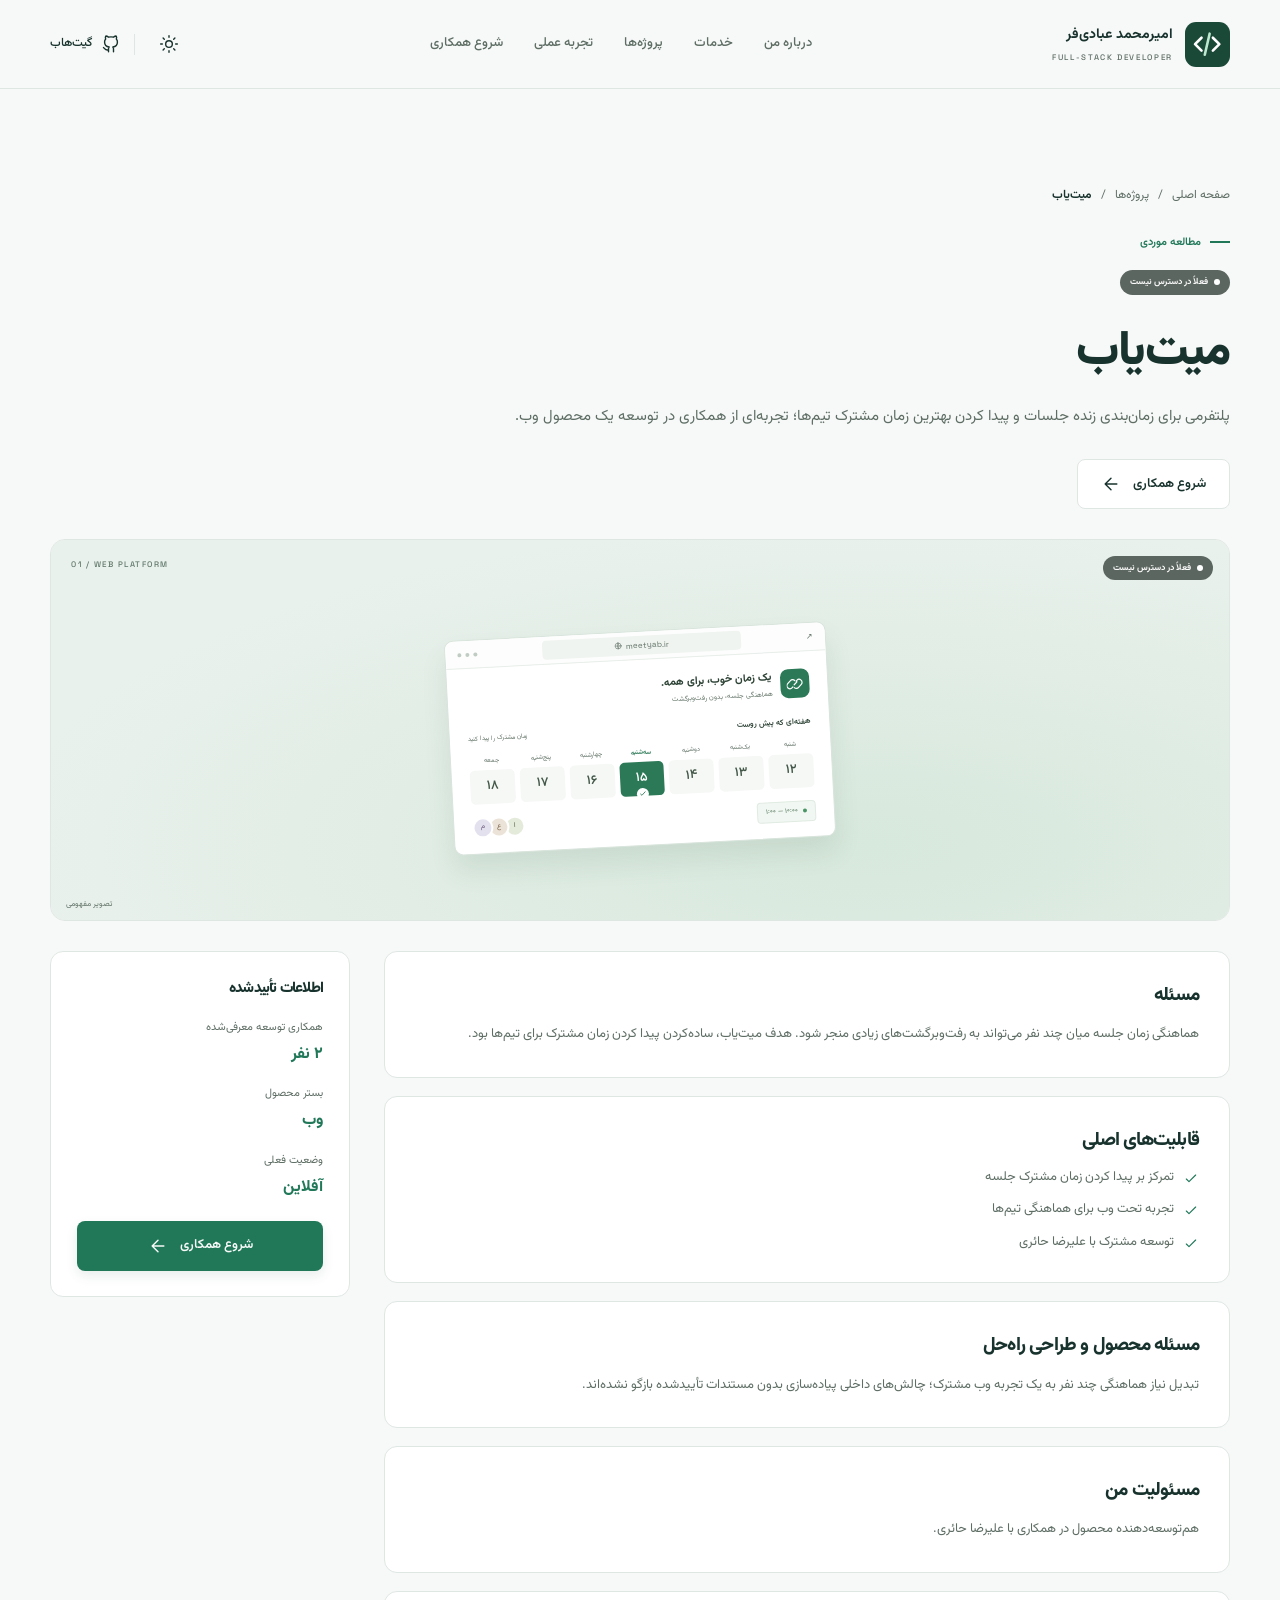
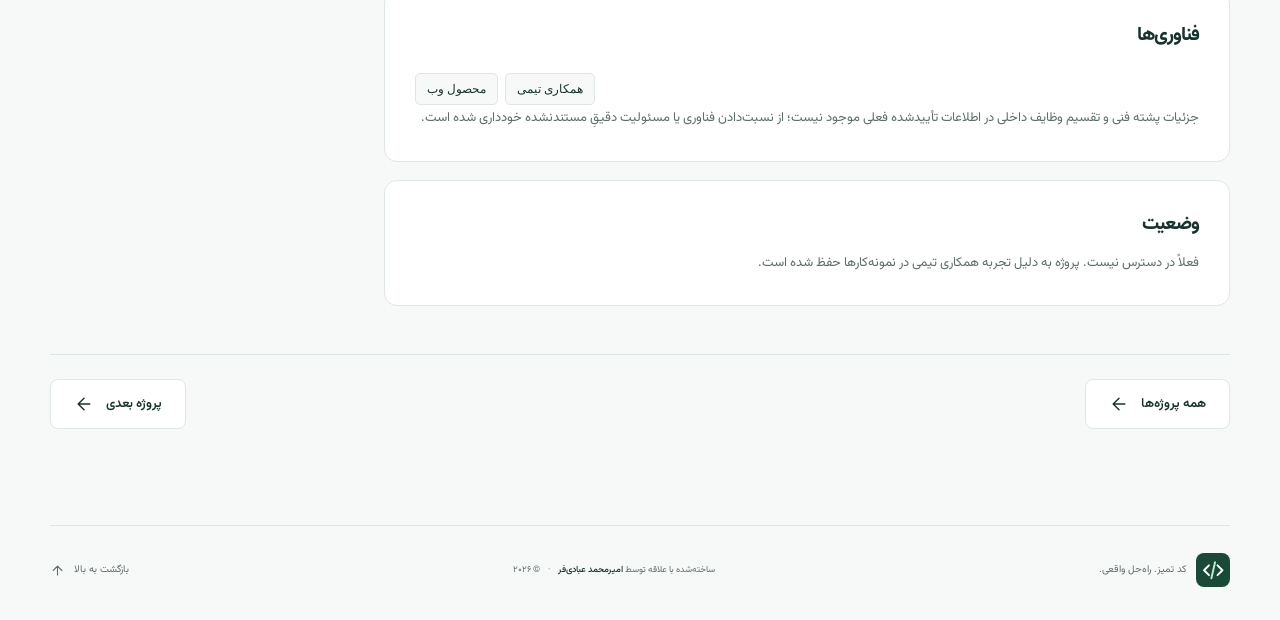
<file: projects/meetyab/index.html>
<!DOCTYPE html>
<html lang="fa-IR" dir="rtl">
<head>
  <meta charset="utf-8">
  <meta name="viewport" content="width=device-width, initial-scale=1">
  <meta name="color-scheme" content="light dark">
  <meta name="theme-color" content="#f7f9f8">
  <title>میت‌یاب | مطالعه موردی | امیرمحمد عبادی‌فر</title>
  <meta name="description" content="پلتفرمی برای زمان‌بندی زنده جلسات و پیدا کردن بهترین زمان مشترک تیم‌ها؛ تجربه‌ای از همکاری در توسعه یک محصول وب.">
  <meta name="robots" content="index, follow, max-image-preview:large">
  <link rel="canonical" href="https://amirebadifar.ir/projects/meetyab/">
  <meta property="og:type" content="article">
  <meta property="og:title" content="میت‌یاب | مطالعه موردی | امیرمحمد عبادی‌فر">
  <meta property="og:description" content="پلتفرمی برای زمان‌بندی زنده جلسات و پیدا کردن بهترین زمان مشترک تیم‌ها؛ تجربه‌ای از همکاری در توسعه یک محصول وب.">
  <meta property="og:url" content="https://amirebadifar.ir/projects/meetyab/">
  <meta property="og:image" content="https://amirebadifar.ir/assets/images/social-card.png">
  <link rel="icon" href="../../favicon.svg" type="image/svg+xml">
  <link rel="stylesheet" href="../../assets/styles.css">
  <script>
    (() => { let theme='light'; try { const saved=localStorage.getItem('ae-theme'); theme=saved==='dark'||saved==='light'?saved:(matchMedia('(prefers-color-scheme: dark)').matches?'dark':'light'); } catch (_) { try { theme=matchMedia('(prefers-color-scheme: dark)').matches?'dark':'light'; } catch (_) {} } document.documentElement.dataset.theme=theme; })();
  </script>
  <script src="../../assets/main.js" defer></script>
</head>
<body id="top">
<svg class="icon-sprite" xmlns="http://www.w3.org/2000/svg" aria-hidden="true">
    <symbol id="i-logo" viewBox="0 0 40 40"><path d="M13 12 5 20l8 8M27 12l8 8-8 8"/><path d="M23 7 17 33" stroke="#bce8cf"/></symbol>
    <symbol id="i-arrow-up-left" viewBox="0 0 24 24"><path d="M17 17 7 7M7 17V7h10"/></symbol>
    <symbol id="i-arrow-left" viewBox="0 0 24 24"><path d="M19 12H5m7-7-7 7 7 7"/></symbol>
    <symbol id="i-arrow-up" viewBox="0 0 24 24"><path d="M12 19V5m-7 7 7-7 7 7"/></symbol>
    <symbol id="i-arrow-down" viewBox="0 0 24 24"><path d="M12 5v14m-7-7 7 7 7-7"/></symbol>
    <symbol id="i-github" viewBox="0 0 24 24"><path d="M9 19c-4.3 1.3-4.3-2.2-6-2.7m12 5v-3.4a3 3 0 0 0-.8-2.3c2.7-.3 5.5-1.3 5.5-6A4.7 4.7 0 0 0 18.4 6a4.3 4.3 0 0 0-.1-3.5S17.2 2.2 15 3.8a12 12 0 0 0-6 0C6.8 2.2 5.7 2.5 5.7 2.5A4.3 4.3 0 0 0 5.6 6a4.7 4.7 0 0 0-1.3 3.6c0 4.7 2.8 5.7 5.5 6A3 3 0 0 0 9 17.9v3.4"/></symbol>
    <symbol id="i-sun" viewBox="0 0 24 24"><circle cx="12" cy="12" r="4"/><path d="M12 2v2m0 16v2M2 12h2m16 0h2M4.93 4.93l1.42 1.42m11.3 11.3 1.42 1.42M4.93 19.07l1.42-1.42m11.3-11.3 1.42-1.42"/></symbol>
    <symbol id="i-moon" viewBox="0 0 24 24"><path d="M20.9 13a9 9 0 0 1-9.9-9.9A9 9 0 1 0 20.9 13Z"/></symbol>
    <symbol id="i-menu" viewBox="0 0 24 24"><path d="M4 7h16M4 12h16M4 17h16"/></symbol>
    <symbol id="i-close" viewBox="0 0 24 24"><path d="m6 6 12 12M6 18 18 6"/></symbol>
    <symbol id="i-code" viewBox="0 0 24 24"><path d="m8 7-5 5 5 5m8-10 5 5-5 5m-3-14-2 18"/></symbol>
    <symbol id="i-terminal" viewBox="0 0 24 24"><path d="m4 6 6 6-6 6m9 0h7"/></symbol>
    <symbol id="i-heart" viewBox="0 0 24 24"><path d="M20.8 4.6a5.5 5.5 0 0 0-7.8 0L12 5.6l-1-1a5.5 5.5 0 0 0-7.8 7.8l1 1L12 21l7.8-7.6 1-1a5.5 5.5 0 0 0 0-7.8Z"/></symbol>
    <symbol id="i-box" viewBox="0 0 24 24"><path d="M21 8 12 3 3 8v8l9 5 9-5V8Z"/><path d="M3 8l9 5 9-5M12 13v8"/></symbol>
    <symbol id="i-database" viewBox="0 0 24 24"><ellipse cx="12" cy="5" rx="8" ry="3"/><path d="M4 5v14c0 1.7 3.6 3 8 3s8-1.3 8-3V5M4 12c0 1.7 3.6 3 8 3s8-1.3 8-3"/></symbol>
    <symbol id="i-layout" viewBox="0 0 24 24"><rect x="3" y="3" width="18" height="18" rx="3"/><path d="M3 9h18M9 9v12"/></symbol>
    <symbol id="i-spark" viewBox="0 0 24 24"><path d="m12 3 2.5 6.5L21 12l-6.5 2.5L12 21l-2.5-6.5L3 12l6.5-2.5L12 3Zm7-1v4m-2-2h4"/></symbol>
    <symbol id="i-check" viewBox="0 0 24 24"><path d="m5 12 4 4L19 6"/></symbol>
    <symbol id="i-phone" viewBox="0 0 24 24"><path d="M5 4h4l2 5-2.5 1.5a12 12 0 0 0 5 5L15 13l5 2v4a2 2 0 0 1-2 2A16 16 0 0 1 3 6a2 2 0 0 1 2-2Z"/></symbol>
    <symbol id="i-mail" viewBox="0 0 24 24"><rect x="3" y="5" width="18" height="14" rx="2"/><path d="m3 7 9 6 9-6"/></symbol>
    <symbol id="i-dashboard" viewBox="0 0 24 24"><rect x="3" y="3" width="8" height="8" rx="1"/><rect x="13" y="3" width="8" height="5" rx="1"/><rect x="13" y="10" width="8" height="11" rx="1"/><rect x="3" y="13" width="8" height="8" rx="1"/></symbol>
    <symbol id="i-server" viewBox="0 0 24 24"><rect x="3" y="4" width="18" height="7" rx="2"/><rect x="3" y="13" width="18" height="7" rx="2"/><path d="M7 7.5h.01M7 16.5h.01M11 7.5h6M11 16.5h6"/></symbol>
    <symbol id="i-copy" viewBox="0 0 24 24"><rect x="8" y="8" width="12" height="13" rx="2"/><path d="M16 8V5a2 2 0 0 0-2-2H5a2 2 0 0 0-2 2v9a2 2 0 0 0 2 2h3"/></symbol>
    <symbol id="i-print" viewBox="0 0 24 24"><path d="M6 9V3h12v6M6 18H4a2 2 0 0 1-2-2v-5a2 2 0 0 1 2-2h16a2 2 0 0 1 2 2v5a2 2 0 0 1-2 2h-2"/><path d="M6 14h12v8H6zM18 12h.01"/></symbol>
    <symbol id="i-branch" viewBox="0 0 24 24"><circle cx="6" cy="5" r="3"/><circle cx="18" cy="6" r="3"/><circle cx="6" cy="19" r="3"/><path d="M6 8v8m12-7a9 9 0 0 1-9 9"/></symbol>
    <symbol id="i-globe" viewBox="0 0 24 24"><circle cx="12" cy="12" r="9"/><path d="M3 12h18M12 3a18 18 0 0 1 0 18 18 18 0 0 1 0-18Z"/></symbol>
    <symbol id="i-link" viewBox="0 0 24 24"><path d="m10 13 4-4m-6 7-1 1a4 4 0 0 1-6-6l4-4a4 4 0 0 1 6 0m2 1 1-1a4 4 0 0 1 6 6l-4 4a4 4 0 0 1-6 0" transform="translate(1 1)"/></symbol>
  </svg>
  <a class="skip-link" href="#main">رفتن به محتوای اصلی</a>
  <header class="site-header" id="site-header">
    <div class="reading-progress" aria-hidden="true"><span id="reading-progress"></span></div>
    <div class="container header-inner">
      <a class="brand" href="../../#top"><span class="brand-mark" aria-hidden="true"><svg class="brand-logo" viewBox="0 0 40 40"><use href="#i-logo"/></svg></span><span class="brand-name">امیرمحمد عبادی‌فر<small lang="en" dir="ltr">FULL-STACK DEVELOPER</small></span></a>
      <nav class="primary-nav" id="primary-nav" aria-label="ناوبری اصلی">
        <a href="../../#about">درباره من</a><a href="../../#services">خدمات</a><a href="../../#projects">پروژه‌ها</a><a href="../../#experience">تجربه عملی</a><a href="../../#contact">شروع همکاری</a>
      </nav>
      <div class="header-actions">
        <button class="icon-button theme-toggle" id="theme-toggle" type="button" aria-label="حالت تاریک" aria-pressed="false" title="تغییر حالت روشن و تاریک"><svg class="icon sun-icon" aria-hidden="true"><use href="#i-sun"/></svg><svg class="icon moon-icon" aria-hidden="true"><use href="#i-moon"/></svg></button>
        <span class="header-divider" aria-hidden="true"></span>
        <a class="header-github" href="https://github.com/amirebadifar87" target="_blank" rel="noopener noreferrer"><svg class="icon" aria-hidden="true"><use href="#i-github"/></svg><span>گیت‌هاب</span></a>
        <button class="icon-button menu-toggle" id="menu-toggle" type="button" aria-expanded="false" aria-controls="primary-nav" aria-label="باز کردن منو"><svg class="icon menu-icon" aria-hidden="true"><use href="#i-menu"/></svg><svg class="icon close-icon" aria-hidden="true"><use href="#i-close"/></svg></button>
      </div>
    </div>
  </header>
  <main id="main" class="section">
    <div class="container">
      <nav class="breadcrumb" aria-label="مسیر صفحه"><a href="../../">صفحه اصلی</a><span aria-hidden="true">/</span><a href="../../#projects">پروژه‌ها</a><span aria-hidden="true">/</span><span aria-current="page">میت‌یاب</span></nav>
      <header class="detail-hero" data-reveal>
        <p class="section-eyebrow"><span></span> مطالعه موردی</p>
        <span class="project-status is-offline">فعلاً در دسترس نیست</span>
        <h1>میت‌یاب</h1>
        <p class="detail-summary">پلتفرمی برای زمان‌بندی زنده جلسات و پیدا کردن بهترین زمان مشترک تیم‌ها؛ تجربه‌ای از همکاری در توسعه یک محصول وب.</p>
        <div class="hero-actions"><a class="button button-outline" href="../../#contact">شروع همکاری<svg class="icon" aria-hidden="true"><use href="#i-arrow-left"/></svg></a></div>
      </header>
      <div class="detail-art" data-reveal><div class="project-art meetyab-art" role="img" aria-label="طرح مفهومی میت‌یاب: تقویم هماهنگی جلسه و انتخاب زمان مشترک">
              <span class="art-label" dir="ltr">01 / WEB PLATFORM</span>
              <span class="project-status is-offline">فعلاً در دسترس نیست</span>
              <div class="meeting-mockup" aria-hidden="true">
                <div class="mockup-browser" dir="ltr"><span><i></i><i></i><i></i></span><span><svg class="icon"><use href="#i-globe"/></svg> meetyab.ir</span><span>↗</span></div>
                <div class="meeting-body"><div class="meeting-title"><span class="meet-logo"><svg class="icon"><use href="#i-link"/></svg></span><div><strong>یک زمان خوب، برای همه.</strong><small>هماهنگی جلسه، بدون رفت‌وبرگشت</small></div></div><div class="calendar-month"><strong>هفته‌ای که پیش روست</strong><span>زمان مشترک را پیدا کنید</span></div><div class="calendar-days"><span>شنبه<small>۱۲</small></span><span>یک‌شنبه<small>۱۳</small></span><span>دوشنبه<small>۱۴</small></span><span class="selected-day">سه‌شنبه<small>۱۵<svg class="icon"><use href="#i-check"/></svg></small></span><span>چهارشنبه<small>۱۶</small></span><span>پنج‌شنبه<small>۱۷</small></span><span>جمعه<small>۱۸</small></span></div><div class="meeting-footer"><span class="time-slot"><span></span>۱۰:۰۰ — ۱:۰۰</span><span class="meeting-avatars"><i>ا</i><i>ع</i><i>م</i></span></div></div>
              </div>
              <span class="concept-label">تصویر مفهومی</span>
            </div>
            </div>
      <div class="detail-layout">
        <div class="detail-content">
          <section class="skill-card" data-reveal><h2>مسئله</h2><p>هماهنگی زمان جلسه میان چند نفر می‌تواند به رفت‌وبرگشت‌های زیادی منجر شود. هدف میت‌یاب، ساده‌کردن پیدا کردن زمان مشترک برای تیم‌ها بود.</p></section>
          <section class="skill-card" data-reveal><h2>قابلیت‌های اصلی</h2><ul class="feature-list"><li><svg class="icon" aria-hidden="true"><use href="#i-check"/></svg><span>تمرکز بر پیدا کردن زمان مشترک جلسه</span></li><li><svg class="icon" aria-hidden="true"><use href="#i-check"/></svg><span>تجربه تحت وب برای هماهنگی تیم‌ها</span></li><li><svg class="icon" aria-hidden="true"><use href="#i-check"/></svg><span>توسعه مشترک با علیرضا حائری</span></li></ul></section>
          <section class="skill-card" data-reveal><h2>مسئله محصول و طراحی راه‌حل</h2><p>تبدیل نیاز هماهنگی چند نفر به یک تجربه وب مشترک؛ چالش‌های داخلی پیاده‌سازی بدون مستندات تأییدشده بازگو نشده‌اند.</p></section>
          <section class="skill-card" data-reveal><h2>مسئولیت من</h2><p>هم‌توسعه‌دهنده محصول در همکاری با علیرضا حائری.</p></section>
          <section class="skill-card" data-reveal><h2>فناوری‌ها</h2><div class="skill-tags" dir="ltr"><span>محصول وب</span><span>همکاری تیمی</span></div><p class="form-note">جزئیات پشته فنی و تقسیم وظایف داخلی در اطلاعات تأییدشده فعلی موجود نیست؛ از نسبت‌دادن فناوری یا مسئولیت دقیقِ مستندنشده خودداری شده است.</p></section>
          <section class="skill-card" data-reveal><h2>وضعیت</h2><p>فعلاً در دسترس نیست. پروژه به دلیل تجربه همکاری تیمی در نمونه‌کارها حفظ شده است.</p></section>
        </div>
        <aside class="detail-aside" data-reveal>
          <h2>اطلاعات تأییدشده</h2>
          <dl><div><dt>همکاری توسعه معرفی‌شده</dt><dd>۲ نفر</dd></div><div><dt>بستر محصول</dt><dd>وب</dd></div><div><dt>وضعیت فعلی</dt><dd>آفلاین</dd></div></dl>
          <a class="button button-primary" href="../../#contact">شروع همکاری<svg class="icon" aria-hidden="true"><use href="#i-arrow-left"/></svg></a>
        </aside>
      </div>
      <nav class="detail-nav" aria-label="ناوبری پروژه‌ها"><a class="button button-outline" href="../../#projects">همه پروژه‌ها<svg class="icon" aria-hidden="true"><use href="#i-arrow-left"/></svg></a><a class="button button-outline" href="../promptbridge/">پروژه بعدی<svg class="icon" aria-hidden="true"><use href="#i-arrow-left"/></svg></a></nav>
    </div>
  </main>
  <footer class="site-footer"><div class="container footer-main"><a class="footer-brand" href="../../#top"><span class="brand-mark" aria-hidden="true"><svg class="brand-logo" viewBox="0 0 40 40"><use href="#i-logo"/></svg></span><span>کد تمیز. راه‌حل واقعی.</span></a><p>ساخته‌شده با علاقه توسط <strong>امیرمحمد عبادی‌فر</strong><span class="footer-dot" aria-hidden="true">·</span><span>© <span id="copyright-year">۲۰۲۶</span></span></p><a class="back-top" href="#top">بازگشت به بالا<svg class="icon" aria-hidden="true"><use href="#i-arrow-up"/></svg></a></div></footer>
  <div class="toast" id="toast" role="status" aria-live="polite" aria-atomic="true"><svg class="icon" aria-hidden="true"><use href="#i-check"/></svg><span id="toast-message"></span></div>
</body>
</html>
</file>
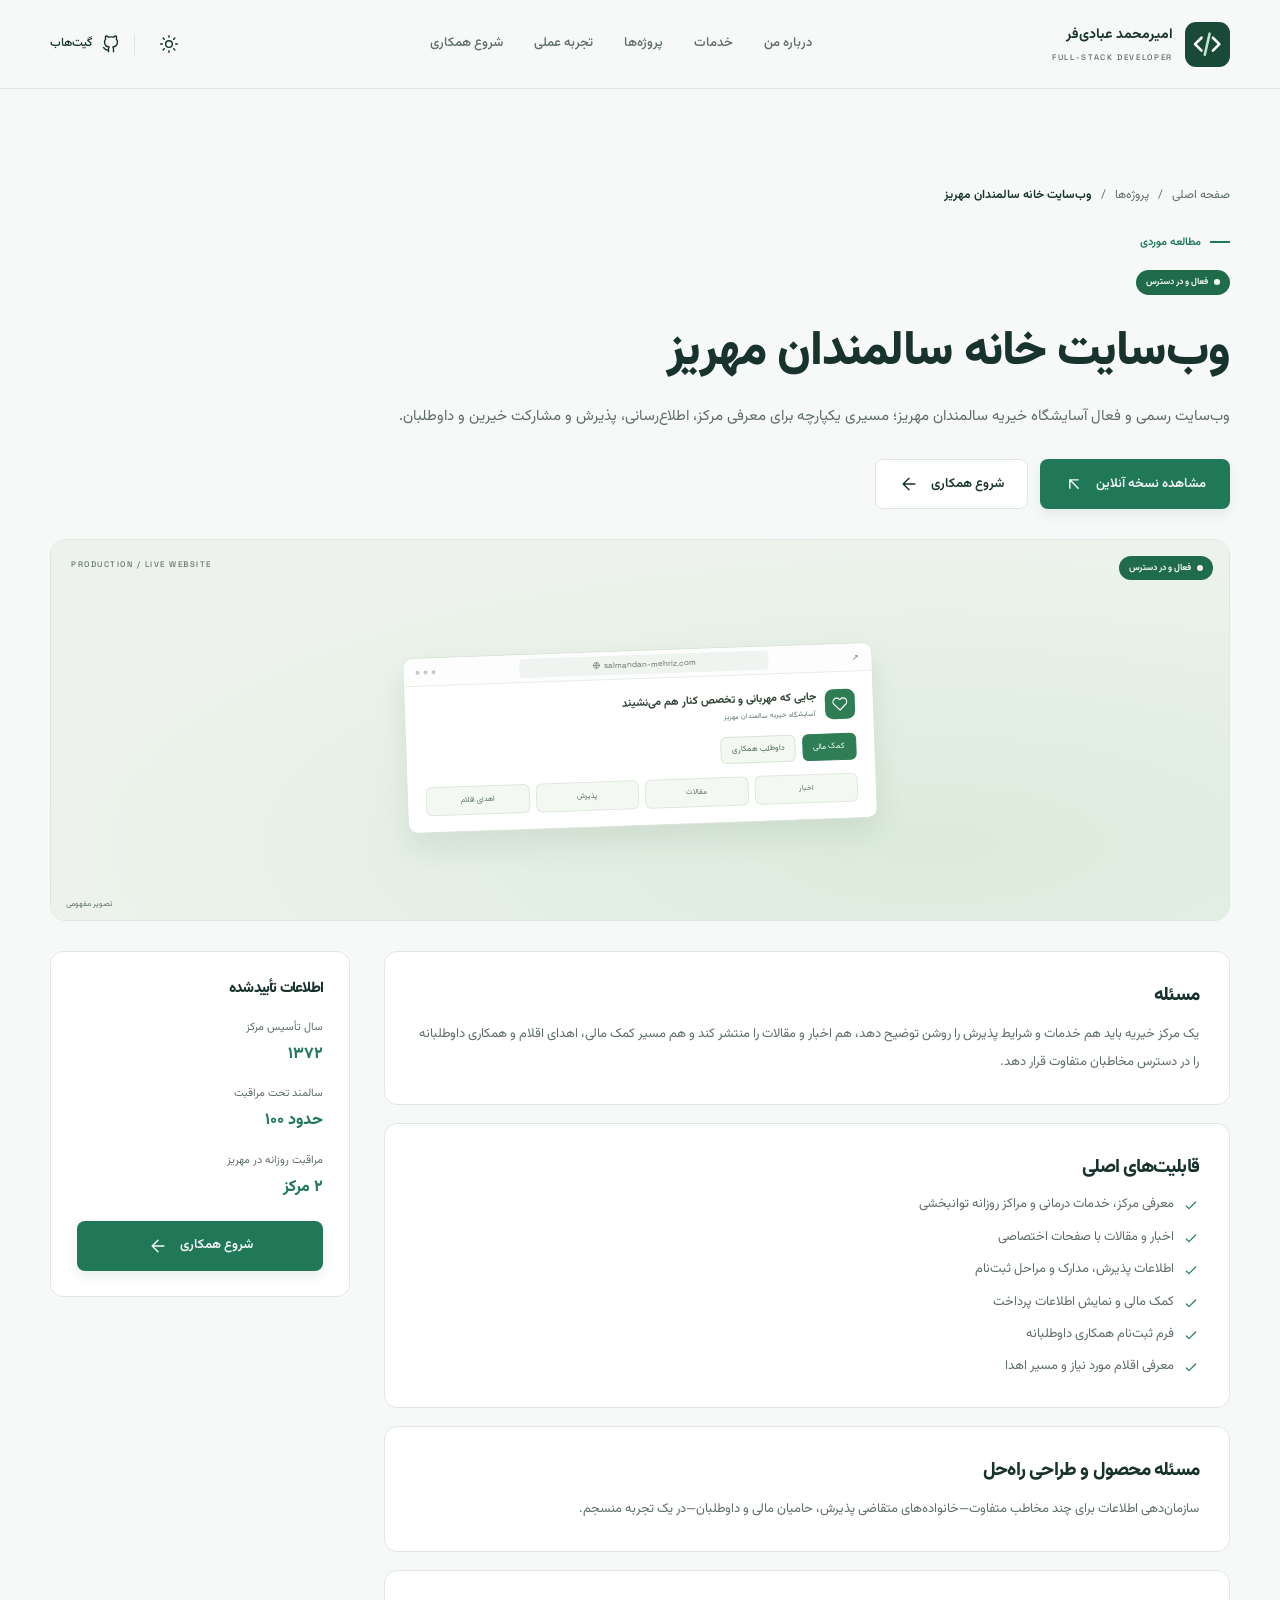
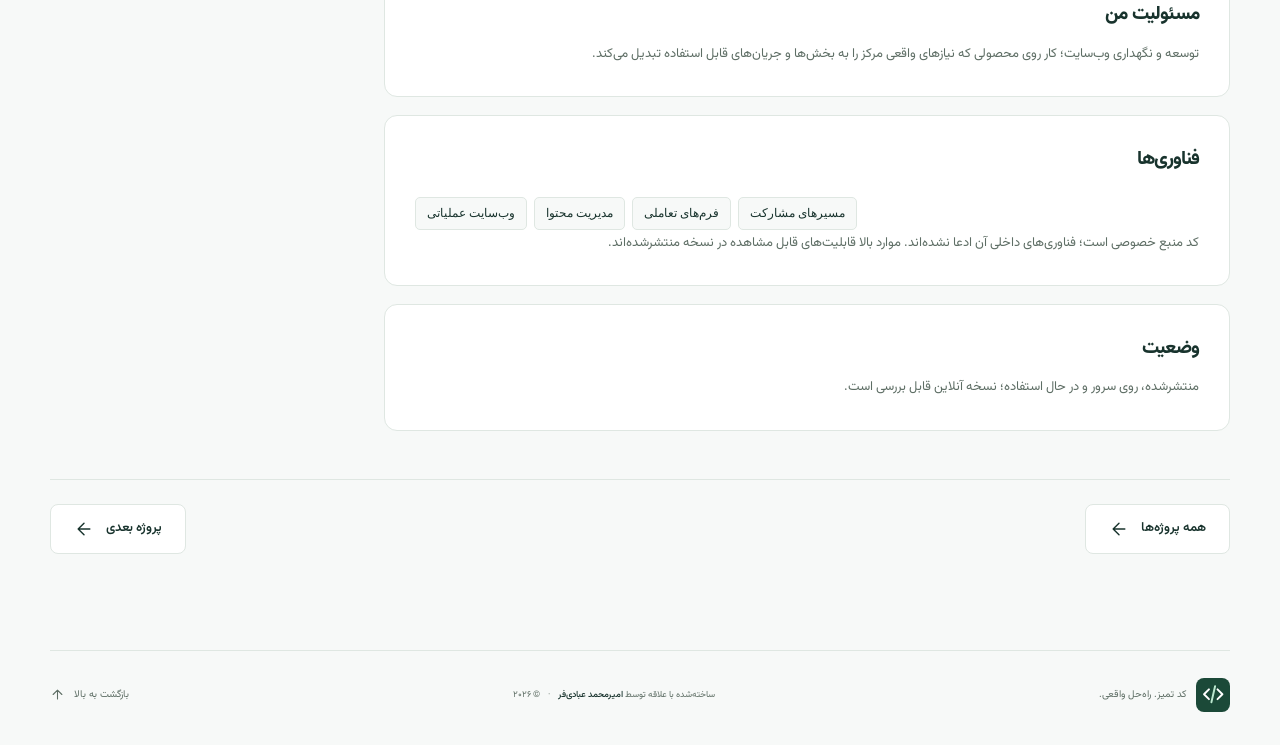
<file: projects/mehriz/index.html>
<!DOCTYPE html>
<html lang="fa-IR" dir="rtl">
<head>
  <meta charset="utf-8">
  <meta name="viewport" content="width=device-width, initial-scale=1">
  <meta name="color-scheme" content="light dark">
  <meta name="theme-color" content="#f7f9f8">
  <title>وب‌سایت خانه سالمندان مهریز | مطالعه موردی | امیرمحمد عبادی‌فر</title>
  <meta name="description" content="وب‌سایت رسمی و فعال آسایشگاه خیریه سالمندان مهریز؛ مسیری یکپارچه برای معرفی مرکز، اطلاع‌رسانی، پذیرش و مشارکت خیرین و داوطلبان.">
  <meta name="robots" content="index, follow, max-image-preview:large">
  <link rel="canonical" href="https://amirebadifar.ir/projects/mehriz/">
  <meta property="og:type" content="article">
  <meta property="og:title" content="وب‌سایت خانه سالمندان مهریز | مطالعه موردی | امیرمحمد عبادی‌فر">
  <meta property="og:description" content="وب‌سایت رسمی و فعال آسایشگاه خیریه سالمندان مهریز؛ مسیری یکپارچه برای معرفی مرکز، اطلاع‌رسانی، پذیرش و مشارکت خیرین و داوطلبان.">
  <meta property="og:url" content="https://amirebadifar.ir/projects/mehriz/">
  <meta property="og:image" content="https://amirebadifar.ir/assets/images/social-card.png">
  <link rel="icon" href="../../favicon.svg" type="image/svg+xml">
  <link rel="stylesheet" href="../../assets/styles.css">
  <script>
    (() => { let theme='light'; try { const saved=localStorage.getItem('ae-theme'); theme=saved==='dark'||saved==='light'?saved:(matchMedia('(prefers-color-scheme: dark)').matches?'dark':'light'); } catch (_) { try { theme=matchMedia('(prefers-color-scheme: dark)').matches?'dark':'light'; } catch (_) {} } document.documentElement.dataset.theme=theme; })();
  </script>
  <script src="../../assets/main.js" defer></script>
</head>
<body id="top">
<svg class="icon-sprite" xmlns="http://www.w3.org/2000/svg" aria-hidden="true">
    <symbol id="i-logo" viewBox="0 0 40 40"><path d="M13 12 5 20l8 8M27 12l8 8-8 8"/><path d="M23 7 17 33" stroke="#bce8cf"/></symbol>
    <symbol id="i-arrow-up-left" viewBox="0 0 24 24"><path d="M17 17 7 7M7 17V7h10"/></symbol>
    <symbol id="i-arrow-left" viewBox="0 0 24 24"><path d="M19 12H5m7-7-7 7 7 7"/></symbol>
    <symbol id="i-arrow-up" viewBox="0 0 24 24"><path d="M12 19V5m-7 7 7-7 7 7"/></symbol>
    <symbol id="i-arrow-down" viewBox="0 0 24 24"><path d="M12 5v14m-7-7 7 7 7-7"/></symbol>
    <symbol id="i-github" viewBox="0 0 24 24"><path d="M9 19c-4.3 1.3-4.3-2.2-6-2.7m12 5v-3.4a3 3 0 0 0-.8-2.3c2.7-.3 5.5-1.3 5.5-6A4.7 4.7 0 0 0 18.4 6a4.3 4.3 0 0 0-.1-3.5S17.2 2.2 15 3.8a12 12 0 0 0-6 0C6.8 2.2 5.7 2.5 5.7 2.5A4.3 4.3 0 0 0 5.6 6a4.7 4.7 0 0 0-1.3 3.6c0 4.7 2.8 5.7 5.5 6A3 3 0 0 0 9 17.9v3.4"/></symbol>
    <symbol id="i-sun" viewBox="0 0 24 24"><circle cx="12" cy="12" r="4"/><path d="M12 2v2m0 16v2M2 12h2m16 0h2M4.93 4.93l1.42 1.42m11.3 11.3 1.42 1.42M4.93 19.07l1.42-1.42m11.3-11.3 1.42-1.42"/></symbol>
    <symbol id="i-moon" viewBox="0 0 24 24"><path d="M20.9 13a9 9 0 0 1-9.9-9.9A9 9 0 1 0 20.9 13Z"/></symbol>
    <symbol id="i-menu" viewBox="0 0 24 24"><path d="M4 7h16M4 12h16M4 17h16"/></symbol>
    <symbol id="i-close" viewBox="0 0 24 24"><path d="m6 6 12 12M6 18 18 6"/></symbol>
    <symbol id="i-code" viewBox="0 0 24 24"><path d="m8 7-5 5 5 5m8-10 5 5-5 5m-3-14-2 18"/></symbol>
    <symbol id="i-terminal" viewBox="0 0 24 24"><path d="m4 6 6 6-6 6m9 0h7"/></symbol>
    <symbol id="i-heart" viewBox="0 0 24 24"><path d="M20.8 4.6a5.5 5.5 0 0 0-7.8 0L12 5.6l-1-1a5.5 5.5 0 0 0-7.8 7.8l1 1L12 21l7.8-7.6 1-1a5.5 5.5 0 0 0 0-7.8Z"/></symbol>
    <symbol id="i-box" viewBox="0 0 24 24"><path d="M21 8 12 3 3 8v8l9 5 9-5V8Z"/><path d="M3 8l9 5 9-5M12 13v8"/></symbol>
    <symbol id="i-database" viewBox="0 0 24 24"><ellipse cx="12" cy="5" rx="8" ry="3"/><path d="M4 5v14c0 1.7 3.6 3 8 3s8-1.3 8-3V5M4 12c0 1.7 3.6 3 8 3s8-1.3 8-3"/></symbol>
    <symbol id="i-layout" viewBox="0 0 24 24"><rect x="3" y="3" width="18" height="18" rx="3"/><path d="M3 9h18M9 9v12"/></symbol>
    <symbol id="i-spark" viewBox="0 0 24 24"><path d="m12 3 2.5 6.5L21 12l-6.5 2.5L12 21l-2.5-6.5L3 12l6.5-2.5L12 3Zm7-1v4m-2-2h4"/></symbol>
    <symbol id="i-check" viewBox="0 0 24 24"><path d="m5 12 4 4L19 6"/></symbol>
    <symbol id="i-phone" viewBox="0 0 24 24"><path d="M5 4h4l2 5-2.5 1.5a12 12 0 0 0 5 5L15 13l5 2v4a2 2 0 0 1-2 2A16 16 0 0 1 3 6a2 2 0 0 1 2-2Z"/></symbol>
    <symbol id="i-mail" viewBox="0 0 24 24"><rect x="3" y="5" width="18" height="14" rx="2"/><path d="m3 7 9 6 9-6"/></symbol>
    <symbol id="i-dashboard" viewBox="0 0 24 24"><rect x="3" y="3" width="8" height="8" rx="1"/><rect x="13" y="3" width="8" height="5" rx="1"/><rect x="13" y="10" width="8" height="11" rx="1"/><rect x="3" y="13" width="8" height="8" rx="1"/></symbol>
    <symbol id="i-server" viewBox="0 0 24 24"><rect x="3" y="4" width="18" height="7" rx="2"/><rect x="3" y="13" width="18" height="7" rx="2"/><path d="M7 7.5h.01M7 16.5h.01M11 7.5h6M11 16.5h6"/></symbol>
    <symbol id="i-copy" viewBox="0 0 24 24"><rect x="8" y="8" width="12" height="13" rx="2"/><path d="M16 8V5a2 2 0 0 0-2-2H5a2 2 0 0 0-2 2v9a2 2 0 0 0 2 2h3"/></symbol>
    <symbol id="i-print" viewBox="0 0 24 24"><path d="M6 9V3h12v6M6 18H4a2 2 0 0 1-2-2v-5a2 2 0 0 1 2-2h16a2 2 0 0 1 2 2v5a2 2 0 0 1-2 2h-2"/><path d="M6 14h12v8H6zM18 12h.01"/></symbol>
    <symbol id="i-branch" viewBox="0 0 24 24"><circle cx="6" cy="5" r="3"/><circle cx="18" cy="6" r="3"/><circle cx="6" cy="19" r="3"/><path d="M6 8v8m12-7a9 9 0 0 1-9 9"/></symbol>
    <symbol id="i-globe" viewBox="0 0 24 24"><circle cx="12" cy="12" r="9"/><path d="M3 12h18M12 3a18 18 0 0 1 0 18 18 18 0 0 1 0-18Z"/></symbol>
    <symbol id="i-link" viewBox="0 0 24 24"><path d="m10 13 4-4m-6 7-1 1a4 4 0 0 1-6-6l4-4a4 4 0 0 1 6 0m2 1 1-1a4 4 0 0 1 6 6l-4 4a4 4 0 0 1-6 0" transform="translate(1 1)"/></symbol>
  </svg>
  <a class="skip-link" href="#main">رفتن به محتوای اصلی</a>
  <header class="site-header" id="site-header">
    <div class="reading-progress" aria-hidden="true"><span id="reading-progress"></span></div>
    <div class="container header-inner">
      <a class="brand" href="../../#top"><span class="brand-mark" aria-hidden="true"><svg class="brand-logo" viewBox="0 0 40 40"><use href="#i-logo"/></svg></span><span class="brand-name">امیرمحمد عبادی‌فر<small lang="en" dir="ltr">FULL-STACK DEVELOPER</small></span></a>
      <nav class="primary-nav" id="primary-nav" aria-label="ناوبری اصلی">
        <a href="../../#about">درباره من</a><a href="../../#services">خدمات</a><a href="../../#projects">پروژه‌ها</a><a href="../../#experience">تجربه عملی</a><a href="../../#contact">شروع همکاری</a>
      </nav>
      <div class="header-actions">
        <button class="icon-button theme-toggle" id="theme-toggle" type="button" aria-label="حالت تاریک" aria-pressed="false" title="تغییر حالت روشن و تاریک"><svg class="icon sun-icon" aria-hidden="true"><use href="#i-sun"/></svg><svg class="icon moon-icon" aria-hidden="true"><use href="#i-moon"/></svg></button>
        <span class="header-divider" aria-hidden="true"></span>
        <a class="header-github" href="https://github.com/amirebadifar87" target="_blank" rel="noopener noreferrer"><svg class="icon" aria-hidden="true"><use href="#i-github"/></svg><span>گیت‌هاب</span></a>
        <button class="icon-button menu-toggle" id="menu-toggle" type="button" aria-expanded="false" aria-controls="primary-nav" aria-label="باز کردن منو"><svg class="icon menu-icon" aria-hidden="true"><use href="#i-menu"/></svg><svg class="icon close-icon" aria-hidden="true"><use href="#i-close"/></svg></button>
      </div>
    </div>
  </header>
  <main id="main" class="section">
    <div class="container">
      <nav class="breadcrumb" aria-label="مسیر صفحه"><a href="../../">صفحه اصلی</a><span aria-hidden="true">/</span><a href="../../#projects">پروژه‌ها</a><span aria-hidden="true">/</span><span aria-current="page">وب‌سایت خانه سالمندان مهریز</span></nav>
      <header class="detail-hero" data-reveal>
        <p class="section-eyebrow"><span></span> مطالعه موردی</p>
        <span class="project-status is-online">فعال و در دسترس</span>
        <h1>وب‌سایت خانه سالمندان مهریز</h1>
        <p class="detail-summary">وب‌سایت رسمی و فعال آسایشگاه خیریه سالمندان مهریز؛ مسیری یکپارچه برای معرفی مرکز، اطلاع‌رسانی، پذیرش و مشارکت خیرین و داوطلبان.</p>
        <div class="hero-actions"><a class="button button-primary" href="https://salmandan-mehriz.com/" target="_blank" rel="noopener noreferrer">مشاهده نسخه آنلاین<svg class="icon" aria-hidden="true"><use href="#i-arrow-up-left"/></svg></a><a class="button button-outline" href="../../#contact">شروع همکاری<svg class="icon" aria-hidden="true"><use href="#i-arrow-left"/></svg></a></div>
      </header>
      <div class="detail-art" data-reveal><div class="project-art salmandan-art" role="img" aria-label="طرح مفهومی وب‌سایت آسایشگاه سالمندان مهریز: صفحه اصلی با کمک مالی و همکاری داوطلبانه">
            <span class="art-label" dir="ltr">PRODUCTION / LIVE WEBSITE</span>
            <span class="project-status is-online">فعال و در دسترس</span>
            <div class="salmandan-mockup" aria-hidden="true">
              <div class="mockup-browser" dir="ltr"><span><i></i><i></i><i></i></span><span><svg class="icon"><use href="#i-globe"/></svg> salmandan-mehriz.com</span><span>↗</span></div>
              <div class="salmandan-body">
                <div class="salmandan-hero"><span class="salmandan-logo"><svg class="icon"><use href="#i-heart"/></svg></span><div><strong>جایی که مهربانی و تخصص کنار هم می‌نشیند</strong><small>آسایشگاه خیریه سالمندان مهریز</small></div></div>
                <div class="salmandan-actions"><span class="salmandan-btn primary">کمک مالی</span><span class="salmandan-btn">داوطلب همکاری</span></div>
                <div class="salmandan-cards"><span>اخبار</span><span>مقالات</span><span>پذیرش</span><span>اهدای اقلام</span></div>
              </div>
            </div>
            <span class="concept-label">تصویر مفهومی</span>
          </div>
          </div>
      <div class="detail-layout">
        <div class="detail-content">
          <section class="skill-card" data-reveal><h2>مسئله</h2><p>یک مرکز خیریه باید هم خدمات و شرایط پذیرش را روشن توضیح دهد، هم اخبار و مقالات را منتشر کند و هم مسیر کمک مالی، اهدای اقلام و همکاری داوطلبانه را در دسترس مخاطبان متفاوت قرار دهد.</p></section>
          <section class="skill-card" data-reveal><h2>قابلیت‌های اصلی</h2><ul class="feature-list"><li><svg class="icon" aria-hidden="true"><use href="#i-check"/></svg><span>معرفی مرکز، خدمات درمانی و مراکز روزانه توانبخشی</span></li><li><svg class="icon" aria-hidden="true"><use href="#i-check"/></svg><span>اخبار و مقالات با صفحات اختصاصی</span></li><li><svg class="icon" aria-hidden="true"><use href="#i-check"/></svg><span>اطلاعات پذیرش، مدارک و مراحل ثبت‌نام</span></li><li><svg class="icon" aria-hidden="true"><use href="#i-check"/></svg><span>کمک مالی و نمایش اطلاعات پرداخت</span></li><li><svg class="icon" aria-hidden="true"><use href="#i-check"/></svg><span>فرم ثبت‌نام همکاری داوطلبانه</span></li><li><svg class="icon" aria-hidden="true"><use href="#i-check"/></svg><span>معرفی اقلام مورد نیاز و مسیر اهدا</span></li></ul></section>
          <section class="skill-card" data-reveal><h2>مسئله محصول و طراحی راه‌حل</h2><p>سازمان‌دهی اطلاعات برای چند مخاطب متفاوت—خانواده‌های متقاضی پذیرش، حامیان مالی و داوطلبان—در یک تجربه منسجم.</p></section>
          <section class="skill-card" data-reveal><h2>مسئولیت من</h2><p>توسعه و نگهداری وب‌سایت؛ کار روی محصولی که نیازهای واقعی مرکز را به بخش‌ها و جریان‌های قابل استفاده تبدیل می‌کند.</p></section>
          <section class="skill-card" data-reveal><h2>فناوری‌ها</h2><div class="skill-tags" dir="ltr"><span>وب‌سایت عملیاتی</span><span>مدیریت محتوا</span><span>فرم‌های تعاملی</span><span>مسیرهای مشارکت</span></div><p class="form-note">کد منبع خصوصی است؛ فناوری‌های داخلی آن ادعا نشده‌اند. موارد بالا قابلیت‌های قابل مشاهده در نسخه منتشرشده‌اند.</p></section>
          <section class="skill-card" data-reveal><h2>وضعیت</h2><p>منتشرشده، روی سرور و در حال استفاده؛ نسخه آنلاین قابل بررسی است.</p></section>
        </div>
        <aside class="detail-aside" data-reveal>
          <h2>اطلاعات تأییدشده</h2>
          <dl><div><dt>سال تأسیس مرکز</dt><dd>۱۳۷۲</dd></div><div><dt>سالمند تحت مراقبت</dt><dd>حدود ۱۰۰</dd></div><div><dt>مراقبت روزانه در مهریز</dt><dd>۲ مرکز</dd></div></dl>
          <a class="button button-primary" href="../../#contact">شروع همکاری<svg class="icon" aria-hidden="true"><use href="#i-arrow-left"/></svg></a>
        </aside>
      </div>
      <nav class="detail-nav" aria-label="ناوبری پروژه‌ها"><a class="button button-outline" href="../../#projects">همه پروژه‌ها<svg class="icon" aria-hidden="true"><use href="#i-arrow-left"/></svg></a><a class="button button-outline" href="../meetyab/">پروژه بعدی<svg class="icon" aria-hidden="true"><use href="#i-arrow-left"/></svg></a></nav>
    </div>
  </main>
  <footer class="site-footer"><div class="container footer-main"><a class="footer-brand" href="../../#top"><span class="brand-mark" aria-hidden="true"><svg class="brand-logo" viewBox="0 0 40 40"><use href="#i-logo"/></svg></span><span>کد تمیز. راه‌حل واقعی.</span></a><p>ساخته‌شده با علاقه توسط <strong>امیرمحمد عبادی‌فر</strong><span class="footer-dot" aria-hidden="true">·</span><span>© <span id="copyright-year">۲۰۲۶</span></span></p><a class="back-top" href="#top">بازگشت به بالا<svg class="icon" aria-hidden="true"><use href="#i-arrow-up"/></svg></a></div></footer>
  <div class="toast" id="toast" role="status" aria-live="polite" aria-atomic="true"><svg class="icon" aria-hidden="true"><use href="#i-check"/></svg><span id="toast-message"></span></div>
</body>
</html>
</file>
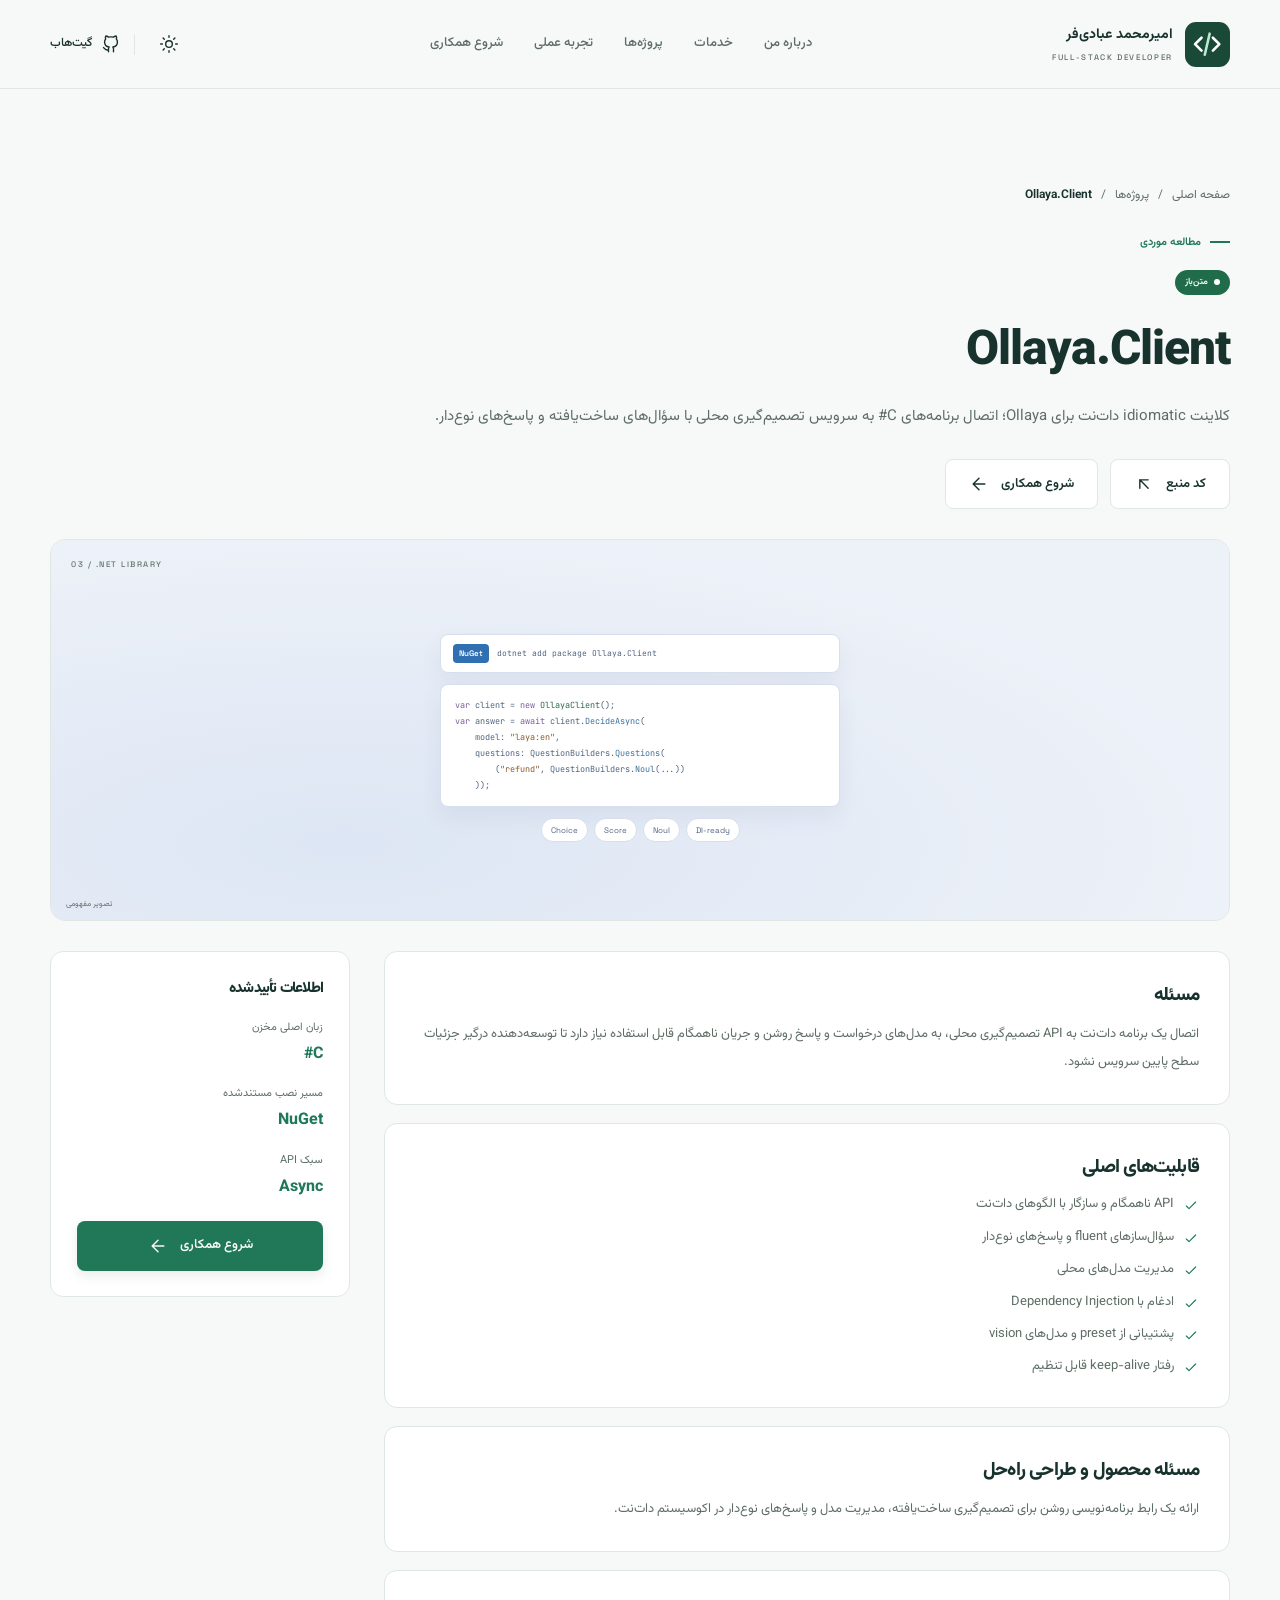
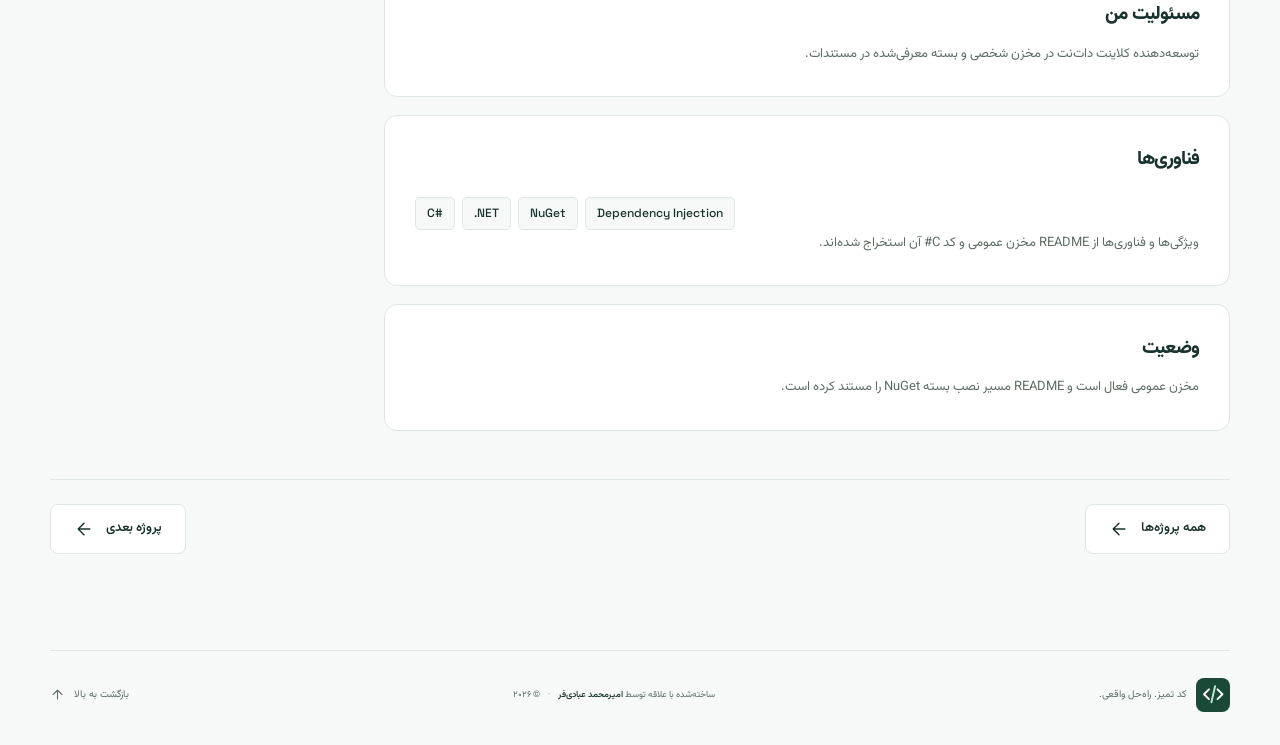
<file: projects/ollaya-client/index.html>
<!DOCTYPE html>
<html lang="fa-IR" dir="rtl">
<head>
  <meta charset="utf-8">
  <meta name="viewport" content="width=device-width, initial-scale=1">
  <meta name="color-scheme" content="light dark">
  <meta name="theme-color" content="#f7f9f8">
  <title>Ollaya.Client | مطالعه موردی | امیرمحمد عبادی‌فر</title>
  <meta name="description" content="کلاینت idiomatic دات‌نت برای Ollaya؛ اتصال برنامه‌های C# به سرویس تصمیم‌گیری محلی با سؤال‌های ساخت‌یافته و پاسخ‌های نوع‌دار.">
  <meta name="robots" content="index, follow, max-image-preview:large">
  <link rel="canonical" href="https://amirebadifar.ir/projects/ollaya-client/">
  <meta property="og:type" content="article">
  <meta property="og:title" content="Ollaya.Client | مطالعه موردی | امیرمحمد عبادی‌فر">
  <meta property="og:description" content="کلاینت idiomatic دات‌نت برای Ollaya؛ اتصال برنامه‌های C# به سرویس تصمیم‌گیری محلی با سؤال‌های ساخت‌یافته و پاسخ‌های نوع‌دار.">
  <meta property="og:url" content="https://amirebadifar.ir/projects/ollaya-client/">
  <meta property="og:image" content="https://amirebadifar.ir/assets/images/social-card.png">
  <link rel="icon" href="../../favicon.svg" type="image/svg+xml">
  <link rel="stylesheet" href="../../assets/styles.css">
  <script>
    (() => { let theme='light'; try { const saved=localStorage.getItem('ae-theme'); theme=saved==='dark'||saved==='light'?saved:(matchMedia('(prefers-color-scheme: dark)').matches?'dark':'light'); } catch (_) { try { theme=matchMedia('(prefers-color-scheme: dark)').matches?'dark':'light'; } catch (_) {} } document.documentElement.dataset.theme=theme; })();
  </script>
  <script src="../../assets/main.js" defer></script>
</head>
<body id="top">
<svg class="icon-sprite" xmlns="http://www.w3.org/2000/svg" aria-hidden="true">
    <symbol id="i-logo" viewBox="0 0 40 40"><path d="M13 12 5 20l8 8M27 12l8 8-8 8"/><path d="M23 7 17 33" stroke="#bce8cf"/></symbol>
    <symbol id="i-arrow-up-left" viewBox="0 0 24 24"><path d="M17 17 7 7M7 17V7h10"/></symbol>
    <symbol id="i-arrow-left" viewBox="0 0 24 24"><path d="M19 12H5m7-7-7 7 7 7"/></symbol>
    <symbol id="i-arrow-up" viewBox="0 0 24 24"><path d="M12 19V5m-7 7 7-7 7 7"/></symbol>
    <symbol id="i-arrow-down" viewBox="0 0 24 24"><path d="M12 5v14m-7-7 7 7 7-7"/></symbol>
    <symbol id="i-github" viewBox="0 0 24 24"><path d="M9 19c-4.3 1.3-4.3-2.2-6-2.7m12 5v-3.4a3 3 0 0 0-.8-2.3c2.7-.3 5.5-1.3 5.5-6A4.7 4.7 0 0 0 18.4 6a4.3 4.3 0 0 0-.1-3.5S17.2 2.2 15 3.8a12 12 0 0 0-6 0C6.8 2.2 5.7 2.5 5.7 2.5A4.3 4.3 0 0 0 5.6 6a4.7 4.7 0 0 0-1.3 3.6c0 4.7 2.8 5.7 5.5 6A3 3 0 0 0 9 17.9v3.4"/></symbol>
    <symbol id="i-sun" viewBox="0 0 24 24"><circle cx="12" cy="12" r="4"/><path d="M12 2v2m0 16v2M2 12h2m16 0h2M4.93 4.93l1.42 1.42m11.3 11.3 1.42 1.42M4.93 19.07l1.42-1.42m11.3-11.3 1.42-1.42"/></symbol>
    <symbol id="i-moon" viewBox="0 0 24 24"><path d="M20.9 13a9 9 0 0 1-9.9-9.9A9 9 0 1 0 20.9 13Z"/></symbol>
    <symbol id="i-menu" viewBox="0 0 24 24"><path d="M4 7h16M4 12h16M4 17h16"/></symbol>
    <symbol id="i-close" viewBox="0 0 24 24"><path d="m6 6 12 12M6 18 18 6"/></symbol>
    <symbol id="i-code" viewBox="0 0 24 24"><path d="m8 7-5 5 5 5m8-10 5 5-5 5m-3-14-2 18"/></symbol>
    <symbol id="i-terminal" viewBox="0 0 24 24"><path d="m4 6 6 6-6 6m9 0h7"/></symbol>
    <symbol id="i-heart" viewBox="0 0 24 24"><path d="M20.8 4.6a5.5 5.5 0 0 0-7.8 0L12 5.6l-1-1a5.5 5.5 0 0 0-7.8 7.8l1 1L12 21l7.8-7.6 1-1a5.5 5.5 0 0 0 0-7.8Z"/></symbol>
    <symbol id="i-box" viewBox="0 0 24 24"><path d="M21 8 12 3 3 8v8l9 5 9-5V8Z"/><path d="M3 8l9 5 9-5M12 13v8"/></symbol>
    <symbol id="i-database" viewBox="0 0 24 24"><ellipse cx="12" cy="5" rx="8" ry="3"/><path d="M4 5v14c0 1.7 3.6 3 8 3s8-1.3 8-3V5M4 12c0 1.7 3.6 3 8 3s8-1.3 8-3"/></symbol>
    <symbol id="i-layout" viewBox="0 0 24 24"><rect x="3" y="3" width="18" height="18" rx="3"/><path d="M3 9h18M9 9v12"/></symbol>
    <symbol id="i-spark" viewBox="0 0 24 24"><path d="m12 3 2.5 6.5L21 12l-6.5 2.5L12 21l-2.5-6.5L3 12l6.5-2.5L12 3Zm7-1v4m-2-2h4"/></symbol>
    <symbol id="i-check" viewBox="0 0 24 24"><path d="m5 12 4 4L19 6"/></symbol>
    <symbol id="i-phone" viewBox="0 0 24 24"><path d="M5 4h4l2 5-2.5 1.5a12 12 0 0 0 5 5L15 13l5 2v4a2 2 0 0 1-2 2A16 16 0 0 1 3 6a2 2 0 0 1 2-2Z"/></symbol>
    <symbol id="i-mail" viewBox="0 0 24 24"><rect x="3" y="5" width="18" height="14" rx="2"/><path d="m3 7 9 6 9-6"/></symbol>
    <symbol id="i-dashboard" viewBox="0 0 24 24"><rect x="3" y="3" width="8" height="8" rx="1"/><rect x="13" y="3" width="8" height="5" rx="1"/><rect x="13" y="10" width="8" height="11" rx="1"/><rect x="3" y="13" width="8" height="8" rx="1"/></symbol>
    <symbol id="i-server" viewBox="0 0 24 24"><rect x="3" y="4" width="18" height="7" rx="2"/><rect x="3" y="13" width="18" height="7" rx="2"/><path d="M7 7.5h.01M7 16.5h.01M11 7.5h6M11 16.5h6"/></symbol>
    <symbol id="i-copy" viewBox="0 0 24 24"><rect x="8" y="8" width="12" height="13" rx="2"/><path d="M16 8V5a2 2 0 0 0-2-2H5a2 2 0 0 0-2 2v9a2 2 0 0 0 2 2h3"/></symbol>
    <symbol id="i-print" viewBox="0 0 24 24"><path d="M6 9V3h12v6M6 18H4a2 2 0 0 1-2-2v-5a2 2 0 0 1 2-2h16a2 2 0 0 1 2 2v5a2 2 0 0 1-2 2h-2"/><path d="M6 14h12v8H6zM18 12h.01"/></symbol>
    <symbol id="i-branch" viewBox="0 0 24 24"><circle cx="6" cy="5" r="3"/><circle cx="18" cy="6" r="3"/><circle cx="6" cy="19" r="3"/><path d="M6 8v8m12-7a9 9 0 0 1-9 9"/></symbol>
    <symbol id="i-globe" viewBox="0 0 24 24"><circle cx="12" cy="12" r="9"/><path d="M3 12h18M12 3a18 18 0 0 1 0 18 18 18 0 0 1 0-18Z"/></symbol>
    <symbol id="i-link" viewBox="0 0 24 24"><path d="m10 13 4-4m-6 7-1 1a4 4 0 0 1-6-6l4-4a4 4 0 0 1 6 0m2 1 1-1a4 4 0 0 1 6 6l-4 4a4 4 0 0 1-6 0" transform="translate(1 1)"/></symbol>
  </svg>
  <a class="skip-link" href="#main">رفتن به محتوای اصلی</a>
  <header class="site-header" id="site-header">
    <div class="reading-progress" aria-hidden="true"><span id="reading-progress"></span></div>
    <div class="container header-inner">
      <a class="brand" href="../../#top"><span class="brand-mark" aria-hidden="true"><svg class="brand-logo" viewBox="0 0 40 40"><use href="#i-logo"/></svg></span><span class="brand-name">امیرمحمد عبادی‌فر<small lang="en" dir="ltr">FULL-STACK DEVELOPER</small></span></a>
      <nav class="primary-nav" id="primary-nav" aria-label="ناوبری اصلی">
        <a href="../../#about">درباره من</a><a href="../../#services">خدمات</a><a href="../../#projects">پروژه‌ها</a><a href="../../#experience">تجربه عملی</a><a href="../../#contact">شروع همکاری</a>
      </nav>
      <div class="header-actions">
        <button class="icon-button theme-toggle" id="theme-toggle" type="button" aria-label="حالت تاریک" aria-pressed="false" title="تغییر حالت روشن و تاریک"><svg class="icon sun-icon" aria-hidden="true"><use href="#i-sun"/></svg><svg class="icon moon-icon" aria-hidden="true"><use href="#i-moon"/></svg></button>
        <span class="header-divider" aria-hidden="true"></span>
        <a class="header-github" href="https://github.com/amirebadifar87" target="_blank" rel="noopener noreferrer"><svg class="icon" aria-hidden="true"><use href="#i-github"/></svg><span>گیت‌هاب</span></a>
        <button class="icon-button menu-toggle" id="menu-toggle" type="button" aria-expanded="false" aria-controls="primary-nav" aria-label="باز کردن منو"><svg class="icon menu-icon" aria-hidden="true"><use href="#i-menu"/></svg><svg class="icon close-icon" aria-hidden="true"><use href="#i-close"/></svg></button>
      </div>
    </div>
  </header>
  <main id="main" class="section">
    <div class="container">
      <nav class="breadcrumb" aria-label="مسیر صفحه"><a href="../../">صفحه اصلی</a><span aria-hidden="true">/</span><a href="../../#projects">پروژه‌ها</a><span aria-hidden="true">/</span><span aria-current="page">Ollaya.Client</span></nav>
      <header class="detail-hero" data-reveal>
        <p class="section-eyebrow"><span></span> مطالعه موردی</p>
        <span class="project-status is-online">متن‌باز</span>
        <h1>Ollaya.Client</h1>
        <p class="detail-summary">کلاینت idiomatic دات‌نت برای Ollaya؛ اتصال برنامه‌های C# به سرویس تصمیم‌گیری محلی با سؤال‌های ساخت‌یافته و پاسخ‌های نوع‌دار.</p>
        <div class="hero-actions"><a class="button button-outline" href="https://github.com/amirebadifar87/Ollaya.Client" target="_blank" rel="noopener noreferrer">کد منبع<svg class="icon" aria-hidden="true"><use href="#i-arrow-up-left"/></svg></a><a class="button button-outline" href="../../#contact">شروع همکاری<svg class="icon" aria-hidden="true"><use href="#i-arrow-left"/></svg></a></div>
      </header>
      <div class="detail-art" data-reveal><div class="project-art ollaya-art" role="img" aria-label="طرح مفهومی Ollaya.Client: بسته دات‌نت برای تصمیم‌گیری محلی هوش مصنوعی با پاسخ‌های نوع‌دار">
              <span class="art-label" dir="ltr">03 / .NET LIBRARY</span>
              <div class="ollaya-scene" dir="ltr" aria-hidden="true">
                <div class="ollaya-package"><span class="nuget-mark">NuGet</span><code>dotnet add package Ollaya.Client</code></div>
                <div class="ollaya-code"><pre><span class="syntax-muted">var</span> client = <span class="syntax-muted">new</span> <span class="syntax-type">OllayaClient</span>();
<span class="syntax-muted">var</span> answer = <span class="syntax-muted">await</span> client.<span class="syntax-function">DecideAsync</span>(
    model: <span class="syntax-string">"laya:en"</span>,
    questions: QuestionBuilders.<span class="syntax-function">Questions</span>(
        (<span class="syntax-string">"refund"</span>, QuestionBuilders.<span class="syntax-function">Noul</span>(...))
    ));</pre></div>
                <div class="ollaya-chips"><span>Choice</span><span>Score</span><span>Noul</span><span>DI-ready</span></div>
              </div>
              <span class="concept-label">تصویر مفهومی</span>
            </div>
            </div>
      <div class="detail-layout">
        <div class="detail-content">
          <section class="skill-card" data-reveal><h2>مسئله</h2><p>اتصال یک برنامه دات‌نت به API تصمیم‌گیری محلی، به مدل‌های درخواست و پاسخ روشن و جریان ناهمگام قابل استفاده نیاز دارد تا توسعه‌دهنده درگیر جزئیات سطح پایین سرویس نشود.</p></section>
          <section class="skill-card" data-reveal><h2>قابلیت‌های اصلی</h2><ul class="feature-list"><li><svg class="icon" aria-hidden="true"><use href="#i-check"/></svg><span>API ناهمگام و سازگار با الگوهای دات‌نت</span></li><li><svg class="icon" aria-hidden="true"><use href="#i-check"/></svg><span>سؤال‌سازهای fluent و پاسخ‌های نوع‌دار</span></li><li><svg class="icon" aria-hidden="true"><use href="#i-check"/></svg><span>مدیریت مدل‌های محلی</span></li><li><svg class="icon" aria-hidden="true"><use href="#i-check"/></svg><span>ادغام با Dependency Injection</span></li><li><svg class="icon" aria-hidden="true"><use href="#i-check"/></svg><span>پشتیبانی از preset و مدل‌های vision</span></li><li><svg class="icon" aria-hidden="true"><use href="#i-check"/></svg><span>رفتار keep-alive قابل تنظیم</span></li></ul></section>
          <section class="skill-card" data-reveal><h2>مسئله محصول و طراحی راه‌حل</h2><p>ارائه یک رابط برنامه‌نویسی روشن برای تصمیم‌گیری ساخت‌یافته، مدیریت مدل و پاسخ‌های نوع‌دار در اکوسیستم دات‌نت.</p></section>
          <section class="skill-card" data-reveal><h2>مسئولیت من</h2><p>توسعه‌دهنده کلاینت دات‌نت در مخزن شخصی و بسته معرفی‌شده در مستندات.</p></section>
          <section class="skill-card" data-reveal><h2>فناوری‌ها</h2><div class="skill-tags" dir="ltr"><span>C#</span><span>.NET</span><span>NuGet</span><span>Dependency Injection</span></div><p class="form-note">ویژگی‌ها و فناوری‌ها از README مخزن عمومی و کد C# آن استخراج شده‌اند.</p></section>
          <section class="skill-card" data-reveal><h2>وضعیت</h2><p>مخزن عمومی فعال است و README مسیر نصب بسته NuGet را مستند کرده است.</p></section>
        </div>
        <aside class="detail-aside" data-reveal>
          <h2>اطلاعات تأییدشده</h2>
          <dl><div><dt>زبان اصلی مخزن</dt><dd>C#</dd></div><div><dt>مسیر نصب مستندشده</dt><dd>NuGet</dd></div><div><dt>سبک API</dt><dd>Async</dd></div></dl>
          <a class="button button-primary" href="../../#contact">شروع همکاری<svg class="icon" aria-hidden="true"><use href="#i-arrow-left"/></svg></a>
        </aside>
      </div>
      <nav class="detail-nav" aria-label="ناوبری پروژه‌ها"><a class="button button-outline" href="../../#projects">همه پروژه‌ها<svg class="icon" aria-hidden="true"><use href="#i-arrow-left"/></svg></a><a class="button button-outline" href="../mehriz/">پروژه بعدی<svg class="icon" aria-hidden="true"><use href="#i-arrow-left"/></svg></a></nav>
    </div>
  </main>
  <footer class="site-footer"><div class="container footer-main"><a class="footer-brand" href="../../#top"><span class="brand-mark" aria-hidden="true"><svg class="brand-logo" viewBox="0 0 40 40"><use href="#i-logo"/></svg></span><span>کد تمیز. راه‌حل واقعی.</span></a><p>ساخته‌شده با علاقه توسط <strong>امیرمحمد عبادی‌فر</strong><span class="footer-dot" aria-hidden="true">·</span><span>© <span id="copyright-year">۲۰۲۶</span></span></p><a class="back-top" href="#top">بازگشت به بالا<svg class="icon" aria-hidden="true"><use href="#i-arrow-up"/></svg></a></div></footer>
  <div class="toast" id="toast" role="status" aria-live="polite" aria-atomic="true"><svg class="icon" aria-hidden="true"><use href="#i-check"/></svg><span id="toast-message"></span></div>
</body>
</html>
</file>
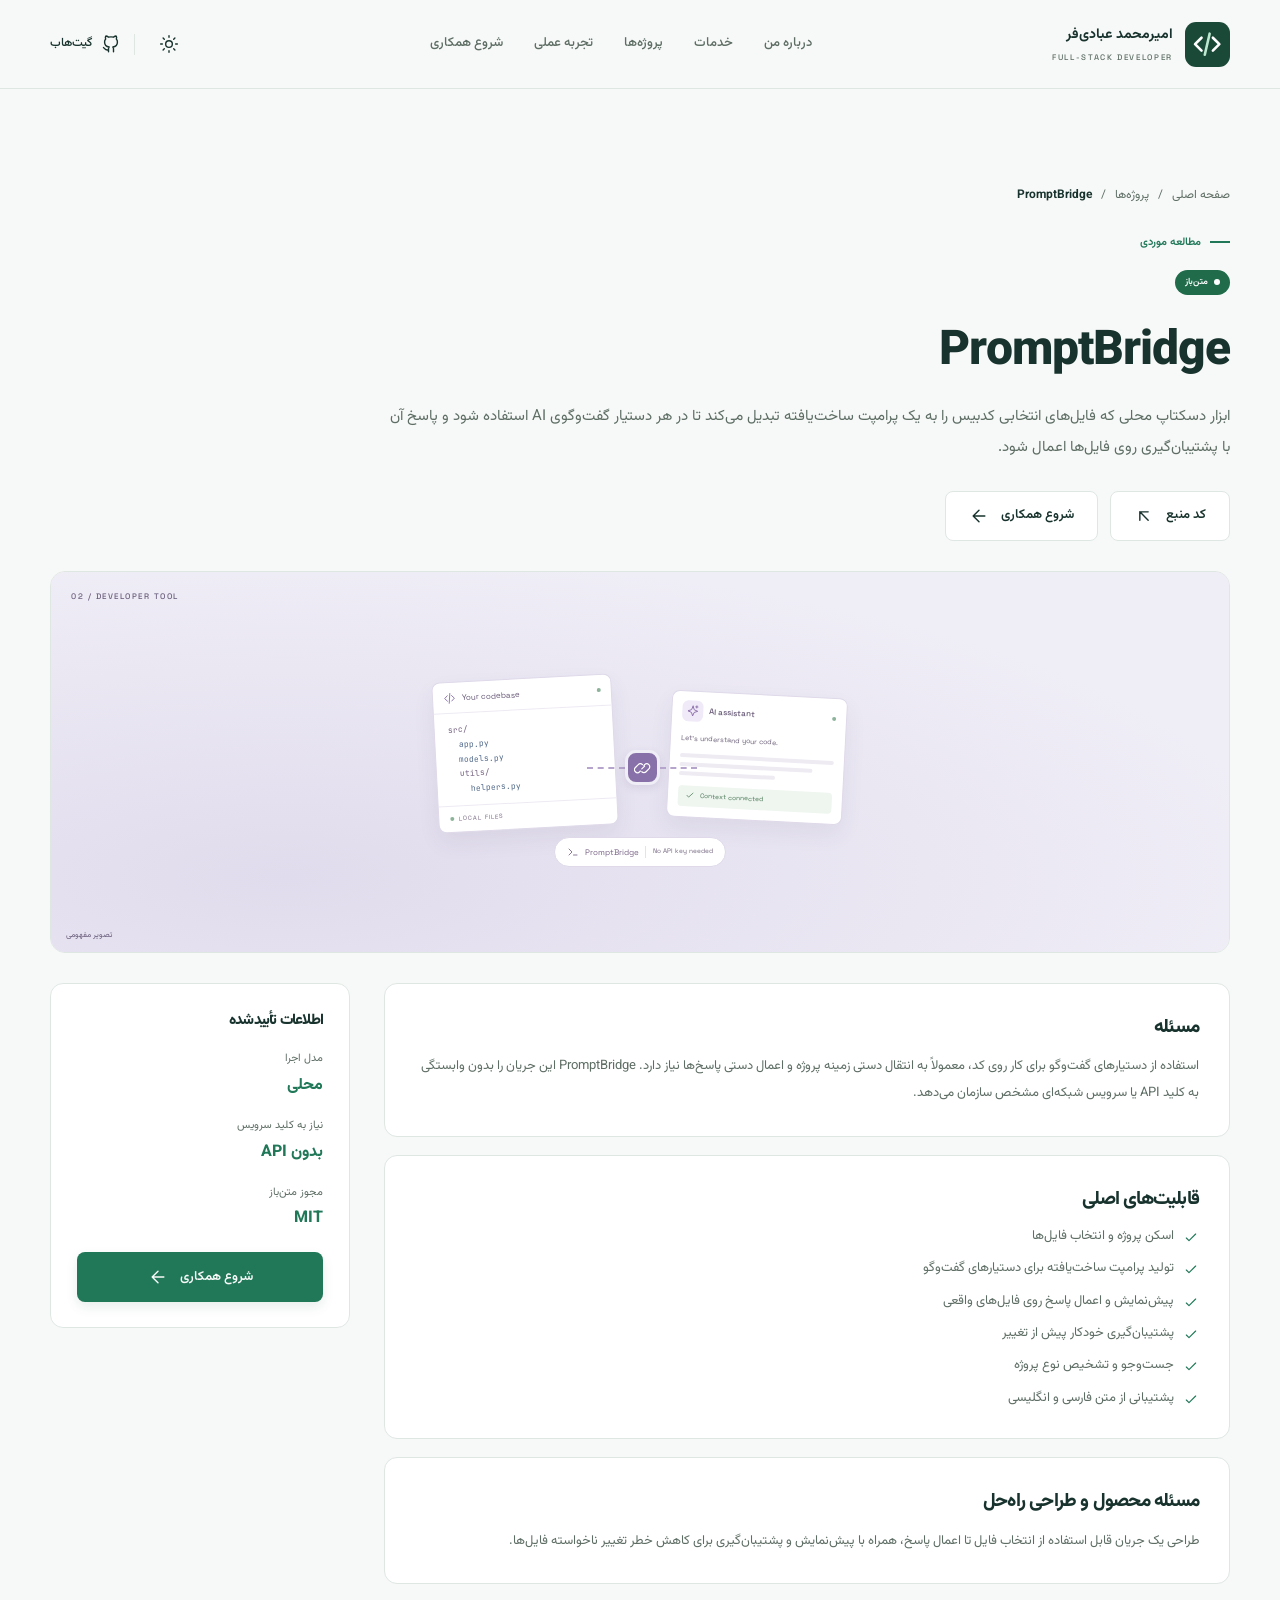
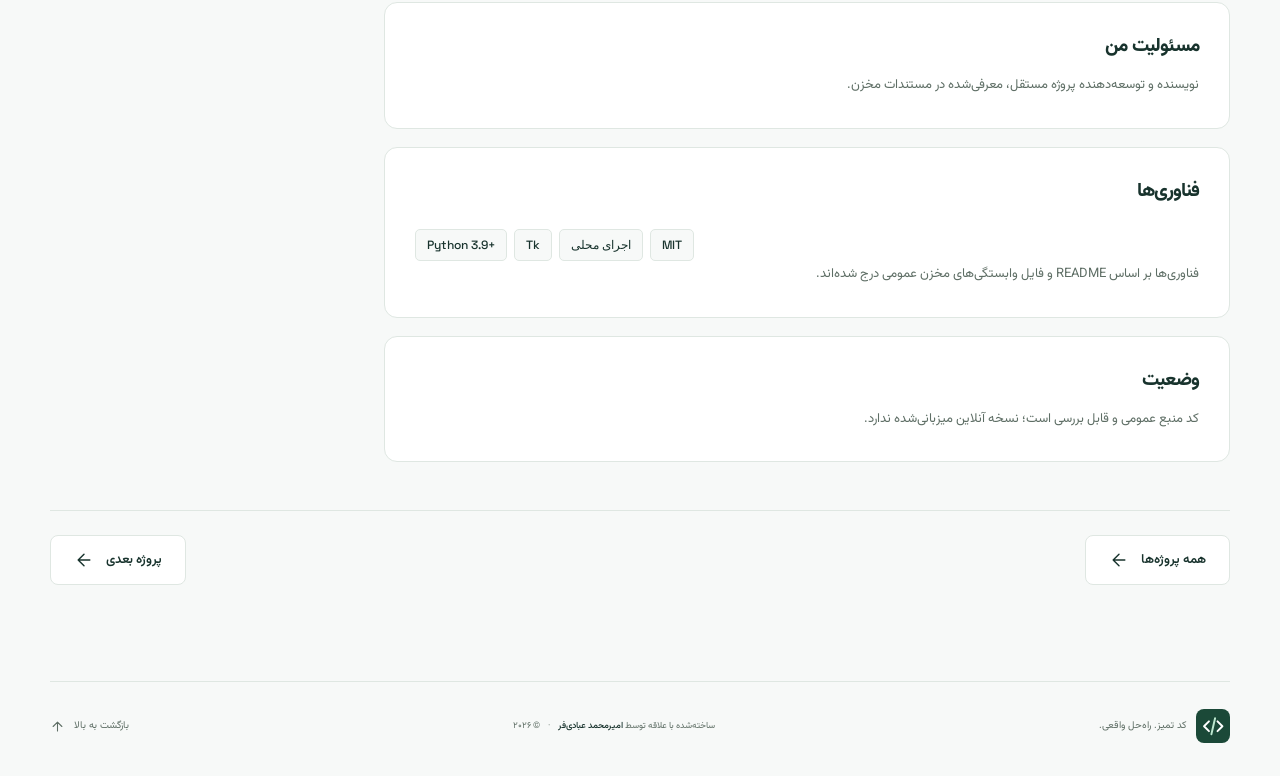
<file: projects/promptbridge/index.html>
<!DOCTYPE html>
<html lang="fa-IR" dir="rtl">
<head>
  <meta charset="utf-8">
  <meta name="viewport" content="width=device-width, initial-scale=1">
  <meta name="color-scheme" content="light dark">
  <meta name="theme-color" content="#f7f9f8">
  <title>PromptBridge | مطالعه موردی | امیرمحمد عبادی‌فر</title>
  <meta name="description" content="ابزار دسکتاپ محلی که فایل‌های انتخابی کدبیس را به یک پرامپت ساخت‌یافته تبدیل می‌کند تا در هر دستیار گفت‌وگوی AI استفاده شود و پاسخ آن با پشتیبان‌گیری روی فایل‌ها اعمال شود.">
  <meta name="robots" content="index, follow, max-image-preview:large">
  <link rel="canonical" href="https://amirebadifar.ir/projects/promptbridge/">
  <meta property="og:type" content="article">
  <meta property="og:title" content="PromptBridge | مطالعه موردی | امیرمحمد عبادی‌فر">
  <meta property="og:description" content="ابزار دسکتاپ محلی که فایل‌های انتخابی کدبیس را به یک پرامپت ساخت‌یافته تبدیل می‌کند تا در هر دستیار گفت‌وگوی AI استفاده شود و پاسخ آن با پشتیبان‌گیری روی فایل‌ها اعمال شود.">
  <meta property="og:url" content="https://amirebadifar.ir/projects/promptbridge/">
  <meta property="og:image" content="https://amirebadifar.ir/assets/images/social-card.png">
  <link rel="icon" href="../../favicon.svg" type="image/svg+xml">
  <link rel="stylesheet" href="../../assets/styles.css">
  <script>
    (() => { let theme='light'; try { const saved=localStorage.getItem('ae-theme'); theme=saved==='dark'||saved==='light'?saved:(matchMedia('(prefers-color-scheme: dark)').matches?'dark':'light'); } catch (_) { try { theme=matchMedia('(prefers-color-scheme: dark)').matches?'dark':'light'; } catch (_) {} } document.documentElement.dataset.theme=theme; })();
  </script>
  <script src="../../assets/main.js" defer></script>
</head>
<body id="top">
<svg class="icon-sprite" xmlns="http://www.w3.org/2000/svg" aria-hidden="true">
    <symbol id="i-logo" viewBox="0 0 40 40"><path d="M13 12 5 20l8 8M27 12l8 8-8 8"/><path d="M23 7 17 33" stroke="#bce8cf"/></symbol>
    <symbol id="i-arrow-up-left" viewBox="0 0 24 24"><path d="M17 17 7 7M7 17V7h10"/></symbol>
    <symbol id="i-arrow-left" viewBox="0 0 24 24"><path d="M19 12H5m7-7-7 7 7 7"/></symbol>
    <symbol id="i-arrow-up" viewBox="0 0 24 24"><path d="M12 19V5m-7 7 7-7 7 7"/></symbol>
    <symbol id="i-arrow-down" viewBox="0 0 24 24"><path d="M12 5v14m-7-7 7 7 7-7"/></symbol>
    <symbol id="i-github" viewBox="0 0 24 24"><path d="M9 19c-4.3 1.3-4.3-2.2-6-2.7m12 5v-3.4a3 3 0 0 0-.8-2.3c2.7-.3 5.5-1.3 5.5-6A4.7 4.7 0 0 0 18.4 6a4.3 4.3 0 0 0-.1-3.5S17.2 2.2 15 3.8a12 12 0 0 0-6 0C6.8 2.2 5.7 2.5 5.7 2.5A4.3 4.3 0 0 0 5.6 6a4.7 4.7 0 0 0-1.3 3.6c0 4.7 2.8 5.7 5.5 6A3 3 0 0 0 9 17.9v3.4"/></symbol>
    <symbol id="i-sun" viewBox="0 0 24 24"><circle cx="12" cy="12" r="4"/><path d="M12 2v2m0 16v2M2 12h2m16 0h2M4.93 4.93l1.42 1.42m11.3 11.3 1.42 1.42M4.93 19.07l1.42-1.42m11.3-11.3 1.42-1.42"/></symbol>
    <symbol id="i-moon" viewBox="0 0 24 24"><path d="M20.9 13a9 9 0 0 1-9.9-9.9A9 9 0 1 0 20.9 13Z"/></symbol>
    <symbol id="i-menu" viewBox="0 0 24 24"><path d="M4 7h16M4 12h16M4 17h16"/></symbol>
    <symbol id="i-close" viewBox="0 0 24 24"><path d="m6 6 12 12M6 18 18 6"/></symbol>
    <symbol id="i-code" viewBox="0 0 24 24"><path d="m8 7-5 5 5 5m8-10 5 5-5 5m-3-14-2 18"/></symbol>
    <symbol id="i-terminal" viewBox="0 0 24 24"><path d="m4 6 6 6-6 6m9 0h7"/></symbol>
    <symbol id="i-heart" viewBox="0 0 24 24"><path d="M20.8 4.6a5.5 5.5 0 0 0-7.8 0L12 5.6l-1-1a5.5 5.5 0 0 0-7.8 7.8l1 1L12 21l7.8-7.6 1-1a5.5 5.5 0 0 0 0-7.8Z"/></symbol>
    <symbol id="i-box" viewBox="0 0 24 24"><path d="M21 8 12 3 3 8v8l9 5 9-5V8Z"/><path d="M3 8l9 5 9-5M12 13v8"/></symbol>
    <symbol id="i-database" viewBox="0 0 24 24"><ellipse cx="12" cy="5" rx="8" ry="3"/><path d="M4 5v14c0 1.7 3.6 3 8 3s8-1.3 8-3V5M4 12c0 1.7 3.6 3 8 3s8-1.3 8-3"/></symbol>
    <symbol id="i-layout" viewBox="0 0 24 24"><rect x="3" y="3" width="18" height="18" rx="3"/><path d="M3 9h18M9 9v12"/></symbol>
    <symbol id="i-spark" viewBox="0 0 24 24"><path d="m12 3 2.5 6.5L21 12l-6.5 2.5L12 21l-2.5-6.5L3 12l6.5-2.5L12 3Zm7-1v4m-2-2h4"/></symbol>
    <symbol id="i-check" viewBox="0 0 24 24"><path d="m5 12 4 4L19 6"/></symbol>
    <symbol id="i-phone" viewBox="0 0 24 24"><path d="M5 4h4l2 5-2.5 1.5a12 12 0 0 0 5 5L15 13l5 2v4a2 2 0 0 1-2 2A16 16 0 0 1 3 6a2 2 0 0 1 2-2Z"/></symbol>
    <symbol id="i-mail" viewBox="0 0 24 24"><rect x="3" y="5" width="18" height="14" rx="2"/><path d="m3 7 9 6 9-6"/></symbol>
    <symbol id="i-dashboard" viewBox="0 0 24 24"><rect x="3" y="3" width="8" height="8" rx="1"/><rect x="13" y="3" width="8" height="5" rx="1"/><rect x="13" y="10" width="8" height="11" rx="1"/><rect x="3" y="13" width="8" height="8" rx="1"/></symbol>
    <symbol id="i-server" viewBox="0 0 24 24"><rect x="3" y="4" width="18" height="7" rx="2"/><rect x="3" y="13" width="18" height="7" rx="2"/><path d="M7 7.5h.01M7 16.5h.01M11 7.5h6M11 16.5h6"/></symbol>
    <symbol id="i-copy" viewBox="0 0 24 24"><rect x="8" y="8" width="12" height="13" rx="2"/><path d="M16 8V5a2 2 0 0 0-2-2H5a2 2 0 0 0-2 2v9a2 2 0 0 0 2 2h3"/></symbol>
    <symbol id="i-print" viewBox="0 0 24 24"><path d="M6 9V3h12v6M6 18H4a2 2 0 0 1-2-2v-5a2 2 0 0 1 2-2h16a2 2 0 0 1 2 2v5a2 2 0 0 1-2 2h-2"/><path d="M6 14h12v8H6zM18 12h.01"/></symbol>
    <symbol id="i-branch" viewBox="0 0 24 24"><circle cx="6" cy="5" r="3"/><circle cx="18" cy="6" r="3"/><circle cx="6" cy="19" r="3"/><path d="M6 8v8m12-7a9 9 0 0 1-9 9"/></symbol>
    <symbol id="i-globe" viewBox="0 0 24 24"><circle cx="12" cy="12" r="9"/><path d="M3 12h18M12 3a18 18 0 0 1 0 18 18 18 0 0 1 0-18Z"/></symbol>
    <symbol id="i-link" viewBox="0 0 24 24"><path d="m10 13 4-4m-6 7-1 1a4 4 0 0 1-6-6l4-4a4 4 0 0 1 6 0m2 1 1-1a4 4 0 0 1 6 6l-4 4a4 4 0 0 1-6 0" transform="translate(1 1)"/></symbol>
  </svg>
  <a class="skip-link" href="#main">رفتن به محتوای اصلی</a>
  <header class="site-header" id="site-header">
    <div class="reading-progress" aria-hidden="true"><span id="reading-progress"></span></div>
    <div class="container header-inner">
      <a class="brand" href="../../#top"><span class="brand-mark" aria-hidden="true"><svg class="brand-logo" viewBox="0 0 40 40"><use href="#i-logo"/></svg></span><span class="brand-name">امیرمحمد عبادی‌فر<small lang="en" dir="ltr">FULL-STACK DEVELOPER</small></span></a>
      <nav class="primary-nav" id="primary-nav" aria-label="ناوبری اصلی">
        <a href="../../#about">درباره من</a><a href="../../#services">خدمات</a><a href="../../#projects">پروژه‌ها</a><a href="../../#experience">تجربه عملی</a><a href="../../#contact">شروع همکاری</a>
      </nav>
      <div class="header-actions">
        <button class="icon-button theme-toggle" id="theme-toggle" type="button" aria-label="حالت تاریک" aria-pressed="false" title="تغییر حالت روشن و تاریک"><svg class="icon sun-icon" aria-hidden="true"><use href="#i-sun"/></svg><svg class="icon moon-icon" aria-hidden="true"><use href="#i-moon"/></svg></button>
        <span class="header-divider" aria-hidden="true"></span>
        <a class="header-github" href="https://github.com/amirebadifar87" target="_blank" rel="noopener noreferrer"><svg class="icon" aria-hidden="true"><use href="#i-github"/></svg><span>گیت‌هاب</span></a>
        <button class="icon-button menu-toggle" id="menu-toggle" type="button" aria-expanded="false" aria-controls="primary-nav" aria-label="باز کردن منو"><svg class="icon menu-icon" aria-hidden="true"><use href="#i-menu"/></svg><svg class="icon close-icon" aria-hidden="true"><use href="#i-close"/></svg></button>
      </div>
    </div>
  </header>
  <main id="main" class="section">
    <div class="container">
      <nav class="breadcrumb" aria-label="مسیر صفحه"><a href="../../">صفحه اصلی</a><span aria-hidden="true">/</span><a href="../../#projects">پروژه‌ها</a><span aria-hidden="true">/</span><span aria-current="page">PromptBridge</span></nav>
      <header class="detail-hero" data-reveal>
        <p class="section-eyebrow"><span></span> مطالعه موردی</p>
        <span class="project-status is-online">متن‌باز</span>
        <h1>PromptBridge</h1>
        <p class="detail-summary">ابزار دسکتاپ محلی که فایل‌های انتخابی کدبیس را به یک پرامپت ساخت‌یافته تبدیل می‌کند تا در هر دستیار گفت‌وگوی AI استفاده شود و پاسخ آن با پشتیبان‌گیری روی فایل‌ها اعمال شود.</p>
        <div class="hero-actions"><a class="button button-outline" href="https://github.com/amirebadifar87/PromptBridge" target="_blank" rel="noopener noreferrer">کد منبع<svg class="icon" aria-hidden="true"><use href="#i-arrow-up-left"/></svg></a><a class="button button-outline" href="../../#contact">شروع همکاری<svg class="icon" aria-hidden="true"><use href="#i-arrow-left"/></svg></a></div>
      </header>
      <div class="detail-art" data-reveal><div class="project-art promptbridge-art" role="img" aria-label="طرح مفهومی PromptBridge: اتصال کدبیس به دستیار هوش مصنوعی در یک ابزار محلی">
              <span class="art-label" dir="ltr">02 / DEVELOPER TOOL</span>
              <div class="bridge-scene" dir="ltr" aria-hidden="true"><div class="bridge-source"><div><svg class="icon"><use href="#i-code"/></svg><span>Your codebase</span><i></i></div><pre><span class="syntax-muted">src/</span>
  <span class="syntax-blue">app.py</span>
  <span class="syntax-blue">models.py</span>
  <span class="syntax-muted">utils/</span>
    <span class="syntax-blue">helpers.py</span></pre><span class="source-footer"><span></span> LOCAL FILES</span></div><div class="bridge-connector"><span></span><div class="bridge-logo"><svg class="icon"><use href="#i-link"/></svg></div><span></span></div><div class="bridge-chat"><div><span class="ai-avatar"><svg class="icon"><use href="#i-spark"/></svg></span><strong>AI assistant</strong><span class="chat-online"></span></div><p class="chat-question">Let's understand your code.</p><div class="chat-lines"><i></i><i></i><i></i></div><div class="chat-reply"><svg class="icon"><use href="#i-check"/></svg> Context connected</div></div><div class="bridge-badge"><svg class="icon"><use href="#i-terminal"/></svg> PromptBridge <span>No API key needed</span></div></div>
              <span class="concept-label">تصویر مفهومی</span>
            </div>
            </div>
      <div class="detail-layout">
        <div class="detail-content">
          <section class="skill-card" data-reveal><h2>مسئله</h2><p>استفاده از دستیارهای گفت‌وگو برای کار روی کد، معمولاً به انتقال دستی زمینه پروژه و اعمال دستی پاسخ‌ها نیاز دارد. PromptBridge این جریان را بدون وابستگی به کلید API یا سرویس شبکه‌ای مشخص سازمان می‌دهد.</p></section>
          <section class="skill-card" data-reveal><h2>قابلیت‌های اصلی</h2><ul class="feature-list"><li><svg class="icon" aria-hidden="true"><use href="#i-check"/></svg><span>اسکن پروژه و انتخاب فایل‌ها</span></li><li><svg class="icon" aria-hidden="true"><use href="#i-check"/></svg><span>تولید پرامپت ساخت‌یافته برای دستیارهای گفت‌وگو</span></li><li><svg class="icon" aria-hidden="true"><use href="#i-check"/></svg><span>پیش‌نمایش و اعمال پاسخ روی فایل‌های واقعی</span></li><li><svg class="icon" aria-hidden="true"><use href="#i-check"/></svg><span>پشتیبان‌گیری خودکار پیش از تغییر</span></li><li><svg class="icon" aria-hidden="true"><use href="#i-check"/></svg><span>جست‌وجو و تشخیص نوع پروژه</span></li><li><svg class="icon" aria-hidden="true"><use href="#i-check"/></svg><span>پشتیبانی از متن فارسی و انگلیسی</span></li></ul></section>
          <section class="skill-card" data-reveal><h2>مسئله محصول و طراحی راه‌حل</h2><p>طراحی یک جریان قابل استفاده از انتخاب فایل تا اعمال پاسخ، همراه با پیش‌نمایش و پشتیبان‌گیری برای کاهش خطر تغییر ناخواسته فایل‌ها.</p></section>
          <section class="skill-card" data-reveal><h2>مسئولیت من</h2><p>نویسنده و توسعه‌دهنده پروژه مستقل، معرفی‌شده در مستندات مخزن.</p></section>
          <section class="skill-card" data-reveal><h2>فناوری‌ها</h2><div class="skill-tags" dir="ltr"><span>Python 3.9+</span><span>Tk</span><span>اجرای محلی</span><span>MIT</span></div><p class="form-note">فناوری‌ها بر اساس README و فایل وابستگی‌های مخزن عمومی درج شده‌اند.</p></section>
          <section class="skill-card" data-reveal><h2>وضعیت</h2><p>کد منبع عمومی و قابل بررسی است؛ نسخه آنلاین میزبانی‌شده ندارد.</p></section>
        </div>
        <aside class="detail-aside" data-reveal>
          <h2>اطلاعات تأییدشده</h2>
          <dl><div><dt>مدل اجرا</dt><dd>محلی</dd></div><div><dt>نیاز به کلید سرویس</dt><dd>بدون API</dd></div><div><dt>مجوز متن‌باز</dt><dd>MIT</dd></div></dl>
          <a class="button button-primary" href="../../#contact">شروع همکاری<svg class="icon" aria-hidden="true"><use href="#i-arrow-left"/></svg></a>
        </aside>
      </div>
      <nav class="detail-nav" aria-label="ناوبری پروژه‌ها"><a class="button button-outline" href="../../#projects">همه پروژه‌ها<svg class="icon" aria-hidden="true"><use href="#i-arrow-left"/></svg></a><a class="button button-outline" href="../ollaya-client/">پروژه بعدی<svg class="icon" aria-hidden="true"><use href="#i-arrow-left"/></svg></a></nav>
    </div>
  </main>
  <footer class="site-footer"><div class="container footer-main"><a class="footer-brand" href="../../#top"><span class="brand-mark" aria-hidden="true"><svg class="brand-logo" viewBox="0 0 40 40"><use href="#i-logo"/></svg></span><span>کد تمیز. راه‌حل واقعی.</span></a><p>ساخته‌شده با علاقه توسط <strong>امیرمحمد عبادی‌فر</strong><span class="footer-dot" aria-hidden="true">·</span><span>© <span id="copyright-year">۲۰۲۶</span></span></p><a class="back-top" href="#top">بازگشت به بالا<svg class="icon" aria-hidden="true"><use href="#i-arrow-up"/></svg></a></div></footer>
  <div class="toast" id="toast" role="status" aria-live="polite" aria-atomic="true"><svg class="icon" aria-hidden="true"><use href="#i-check"/></svg><span id="toast-message"></span></div>
</body>
</html>
</file>
<file: assets/styles.css>
/* =========================================================
   AmirMohammad Ebadifar — personal site
   Local fonts, no framework, no third-party runtime requests.
   ========================================================= */
@font-face {
  font-family: Vazirmatn;
  font-style: normal;
  font-weight: 100 900;
  font-display: swap;
  src: url("fonts/vazirmatn-arabic.woff2") format("woff2");
  unicode-range: U+0600-06FF,U+0750-077F,U+0870-088E,U+0890-0891,U+0897-08E1,U+08E3-08FF,U+200C-200E,U+2010-2011,U+204F,U+2E41,U+FB50-FDFF,U+FE70-FE74,U+FE76-FEFC;
}
@font-face {
  font-family: Vazirmatn;
  font-style: normal;
  font-weight: 100 900;
  font-display: swap;
  src: url("fonts/vazirmatn-latin.woff2") format("woff2");
  unicode-range: U+0000-00FF,U+0131,U+0152-0153,U+02BB-02BC,U+02C6,U+02DA,U+02DC,U+0304,U+0308,U+0329,U+2000-206F,U+20AC,U+2122,U+2191,U+2193,U+2212,U+2215,U+FEFF,U+FFFD;
}
@font-face {
  font-family: "Space Grotesk";
  font-style: normal;
  font-weight: 300 700;
  font-display: swap;
  src: url("fonts/space-grotesk-latin.woff2") format("woff2");
}
@font-face {
  font-family: "JetBrains Mono";
  font-style: normal;
  font-weight: 100 800;
  font-display: swap;
  src: url("fonts/jetbrains-mono-latin.woff2") format("woff2");
}

:root {
  --bg: #f7f9f8;
  --surface: #ffffff;
  --soft: #eef3f0;
  --ink: #18332d;
  --muted: #5e6e65;
  --accent: #207859;
  --accent-hover: #155e44;
  --mint: #bce8cf;
  --line: #dfe7e2;
  --header-bg: rgba(247, 249, 248, .95);
  --shadow: 0 12px 36px rgba(29, 62, 45, .045);
  --container: 1180px;
  --header-height: 88px;
  color-scheme: light;
}
:root[data-theme="dark"] {
  --bg: #101c22;
  --surface: #17272e;
  --soft: #142329;
  --ink: #e5eee9;
  --muted: #a0b3ad;
  --accent: #a1ddbd;
  --accent-hover: #c4efd7;
  --line: #2c4145;
  --header-bg: rgba(16, 28, 34, .95);
  --shadow: 0 12px 36px rgba(0, 0, 0, .1);
  color-scheme: dark;
}
*, *::before, *::after { box-sizing: border-box; }
html { scroll-behavior: smooth; scroll-padding-top: calc(var(--header-height) + 24px); }
body { margin: 0; background: var(--bg); color: var(--ink); font-family: Vazirmatn, Tahoma, sans-serif; font-size: 15px; line-height: 1.8; -webkit-font-smoothing: antialiased; }
body, button, a { -webkit-tap-highlight-color: transparent; }
button, input { font: inherit; }
button, a { touch-action: manipulation; }
button { cursor: pointer; }
a { color: inherit; text-decoration: none; }
button { color: inherit; }
svg { display: block; }
h1, h2, h3, p { margin-top: 0; }
h1, h2, h3 { text-wrap: balance; }
p { text-wrap: pretty; }
::selection { background: #bce8cf; color: #153c2c; }
:focus-visible { outline: 3px solid var(--accent); outline-offset: 5px; border-radius: 4px; }
[hidden] { display: none !important; }
.container { width: min(var(--container), calc(100% - 80px)); margin-inline: auto; }
.icon { width: 20px; height: 20px; flex: 0 0 auto; fill: none; stroke: currentColor; stroke-width: 1.7; stroke-linecap: round; stroke-linejoin: round; }
.icon-sprite { position: absolute; width: 0; height: 0; overflow: hidden; pointer-events: none; }
.small-icon { width: 16px; height: 16px; }
.sr-only { position: absolute; width: 1px; height: 1px; padding: 0; margin: -1px; overflow: hidden; clip: rect(0,0,0,0); white-space: nowrap; border: 0; }
.skip-link { position: fixed; top: -100px; right: 24px; z-index: 200; padding: 12px 22px; background: var(--accent); color: var(--bg); border-radius: 8px; font-weight: 600; }
.skip-link:focus { top: 12px; }
.button { display: inline-flex; align-items: center; justify-content: center; gap: 12px; min-height: 50px; padding: 12px 23px; border: 1px solid transparent; border-radius: 8px; font-size: 13px; font-weight: 600; line-height: 1.6; transition: background .2s, border-color .2s, transform .2s, box-shadow .2s; }
.button:hover { transform: translateY(-2px); }
.button-primary { background: var(--accent); color: var(--bg); box-shadow: 0 5px 12px rgba(26, 93, 61, .1); }
.button-primary:hover { background: var(--accent-hover); box-shadow: 0 7px 18px rgba(26, 93, 61, .15); }
.button-outline { border-color: var(--line); background: var(--surface); }
.button-outline:hover { border-color: var(--accent); }
.text-button { display: inline-flex; align-items: center; gap: 7px; padding: 5px 0; border: 0; background: none; font-size: inherit; }
.text-button:hover { color: var(--accent); }
.icon-button { display: inline-grid; place-items: center; width: 42px; height: 42px; padding: 0; border: 1px solid transparent; border-radius: 8px; background: transparent; transition: background .2s, border-color .2s; }
.icon-button:hover { background: var(--soft); border-color: var(--line); }
.accent-period { color: var(--accent); }

/* Header */
.site-header { position: sticky; top: 0; z-index: 50; background: var(--header-bg); border-bottom: 1px solid var(--line); backdrop-filter: blur(14px); -webkit-backdrop-filter: blur(14px); transition: box-shadow .25s; }
.site-header.is-scrolled { box-shadow: 0 5px 22px rgba(15, 45, 30, .055); }
.header-inner { min-height: var(--header-height); display: flex; align-items: center; justify-content: space-between; gap: 28px; }
.brand { display: inline-flex; align-items: center; gap: 12px; flex-shrink: 0; }
.brand-mark { display: inline-grid; place-items: center; width: 45px; height: 45px; flex: 0 0 auto; background: #1b4938; color: #fff; border-radius: 11px; }
.brand-logo { width: 72%; height: 72%; fill: none; stroke: currentColor; stroke-width: 3.2; stroke-linecap: round; stroke-linejoin: round; }
.brand-name { display: flex; flex-direction: column; font-size: 14px; font-weight: 700; line-height: 1.7; }
.brand-name small { margin-top: 3px; font-family: "Space Grotesk", sans-serif; font-size: 8px; font-weight: 500; letter-spacing: 1.65px; color: var(--muted); text-align: right; }
.primary-nav { display: flex; align-items: center; gap: 31px; }
.primary-nav > a { position: relative; padding: 10px 0; font-size: 13px; font-weight: 500; color: var(--muted); transition: color .2s; }
.primary-nav > a::after { position: absolute; bottom: 2px; right: 50%; width: 4px; height: 4px; border-radius: 50%; background: var(--accent); content: ""; opacity: 0; transform: translateY(3px); transition: opacity .2s, transform .2s; }
.primary-nav > a:hover, .primary-nav > a[aria-current] { color: var(--accent); }
.primary-nav > a[aria-current]::after { opacity: 1; transform: translateY(0); }
.primary-nav .nav-github { display: none; }
.header-actions { display: flex; align-items: center; gap: 13px; }
.header-divider { width: 1px; height: 21px; background: var(--line); }
.header-github { display: inline-flex; align-items: center; gap: 9px; min-height: 42px; font-size: 12px; font-weight: 500; }
.header-github:hover { color: var(--accent); }
.theme-toggle .moon-icon { display: none; }
[data-theme="dark"] .theme-toggle .sun-icon { display: none; }
[data-theme="dark"] .theme-toggle .moon-icon { display: block; }
.menu-toggle { display: none; }
.menu-toggle .close-icon { display: none; }
.reading-progress { position: absolute; top: 0; right: 0; left: 0; height: 2px; pointer-events: none; }
.reading-progress span { display: block; width: 100%; height: 100%; background: var(--accent); transform: scaleX(0); transform-origin: right; }

/* Introduction */
.hero { position: relative; overflow: hidden; padding-top: 70px; background: radial-gradient(ellipse at 8% 35%, rgba(208, 233, 216, .43), transparent 56%); }
.hero-grid-pattern { position: absolute; inset: 0 auto 0 0; width: 56%; background-image: radial-gradient(#a8c2b2 1px, transparent 1px); background-size: 23px 23px; opacity: .3; mask-image: linear-gradient(to right, #000, transparent); -webkit-mask-image: linear-gradient(to right, #000, transparent); pointer-events: none; }
.hero-layout { position: relative; display: grid; grid-template-columns: 1.06fr 1fr; align-items: center; gap: 66px; }
.hero-copy { padding-bottom: 6px; }
.hero-eyebrow { display: inline-flex; align-items: center; gap: 9px; padding: 7px 12px; border: 1px solid var(--line); border-radius: 6px; background: var(--surface); font-size: 11px; color: var(--muted); }
.hero-eyebrow strong { color: var(--ink); font-weight: 600; }
.status-dot { display: inline-block; width: 7px; height: 7px; flex: 0 0 auto; border-radius: 50%; background: #438c64; box-shadow: 0 0 0 4px rgba(67, 140, 100, .09); }
.hero h1 { margin: 21px 0 0; font-size: clamp(46px, 4.85vw, 65px); font-weight: 850; line-height: 1.53; letter-spacing: -1.7px; }
.highlight-word { position: relative; display: inline-block; color: var(--accent); }
.highlight-word svg { position: absolute; bottom: 1px; right: 0; width: 100%; height: 10px; fill: none; stroke: currentColor; stroke-width: 2; stroke-linecap: round; opacity: .45; }
.hero-role { display: flex; align-items: center; flex-wrap: wrap; gap: 11px; margin: 17px 0 13px; font-size: 15px; font-weight: 550; }
.hero-role > span { color: #a4b3aa; font-weight: 300; }
.hero-role bdi { font-family: "Space Grotesk", sans-serif; font-size: 14px; font-weight: 400; color: var(--muted); }
.hero-description { margin-bottom: 0; color: var(--muted); font-size: 15px; line-height: 2.1; }
.hero-actions { display: flex; flex-wrap: wrap; gap: 12px; margin-top: 27px; }
.hero-links { display: flex; align-items: center; flex-wrap: wrap; gap: 16px; margin-top: 19px; color: var(--muted); font-size: 11px; }
.hero-links a { display: inline-flex; align-items: center; gap: 7px; min-height: 32px; }
.hero-links a:hover { color: var(--accent); }
.hero-links .icon { width: 16px; height: 16px; }
.tiny-divider { width: 1px; height: 12px; background: var(--line); }
.hero-visual { position: relative; min-width: 0; padding: 15px 0 65px; }
.visual-orbit { position: absolute; border: 1px solid rgba(91, 143, 110, .12); border-radius: 50%; pointer-events: none; }
.orbit-one { width: 420px; height: 420px; top: -26px; left: 7px; }
.orbit-two { width: 510px; height: 510px; top: -71px; left: -38px; }
.visual-plus { position: absolute; color: #78a38a; font-family: "Space Grotesk", sans-serif; font-size: 25px; font-weight: 300; }
.plus-one { top: -18px; right: 35px; }
.plus-two { bottom: 50px; left: -30px; }
.code-window { position: relative; overflow: hidden; width: 100%; border: 1px solid #344b47; border-radius: 12px; background: #142b29; color: #d7e4df; box-shadow: 0 24px 55px rgba(22, 55, 39, .17), 0 3px 8px rgba(22, 55, 39, .08); transform: rotate(-2deg); transition: transform .5s; }
.hero-visual:hover .code-window { transform: rotate(0deg) translateY(-3px); }
.code-titlebar { display: flex; align-items: center; justify-content: space-between; height: 41px; padding: 0 16px; border-bottom: 1px solid #2c423e; background: #1b3330; color: #9cafaa; font-family: "JetBrains Mono", monospace; font-size: 9px; }
.code-titlebar > .icon { width: 14px; height: 14px; }
.window-dots { display: flex; gap: 6px; }
.window-dots i { width: 8px; height: 8px; border-radius: 50%; background: #d78373; }
.window-dots i:nth-child(2) { background: #d5b568; }
.window-dots i:nth-child(3) { background: #79ad8a; }
.code-tabbar { display: flex; align-items: center; justify-content: space-between; height: 39px; border-bottom: 1px solid #263d38; background: #172f2b; font-family: "JetBrains Mono", monospace; }
.code-tab { display: flex; align-items: center; align-self: stretch; gap: 9px; padding: 0 16px; border-top: 2px solid #8bbfa1; border-right: 1px solid #2b433c; background: #142b29; color: #c3d3cb; font-size: 9px; }
.cs-icon { color: #a7d3ac; font-size: 10px; font-weight: 500; }
.tab-dot { width: 5px; height: 5px; margin-left: 5px; border-radius: 50%; background: #718c7e; }
.code-language { padding-right: 15px; color: #8ba398; font-size: 8px; }
.code-content { display: flex; gap: 16px; padding: 20px 17px 19px 12px; font-family: "JetBrains Mono", monospace; font-size: 11.2px; line-height: 1.95; }
.code-content pre { margin: 0; font: inherit; white-space: pre; }
.code-content code { font: inherit; }
.line-numbers { padding-right: 2px; color: #8aa394; font-size: 10px; text-align: right; user-select: none; }
.syntax-muted { color: #ba9ecc; }
.syntax-type { color: #91cfb1; }
.syntax-string { color: #d8bf8b; }
.syntax-function { color: #94c8d4; }
.syntax-blue { color: #9dc4df; }
.code-cursor { display: inline-block; width: 1px; height: 12px; margin-left: 4px; background: #8faf9c; vertical-align: middle; opacity: .65; }
.code-status { display: flex; align-items: center; justify-content: space-between; height: 28px; padding: 0 14px; border-top: 1px solid #2b423a; background: #1a332d; color: #a0b5a8; font-family: "JetBrains Mono", monospace; font-size: 8px; }
.code-status > span { display: flex; align-items: center; gap: 9px; }
.code-status .icon { width: 11px; height: 11px; }
.code-status i { width: 1px; height: 8px; background: #486151; }
.code-status-dot { width: 5px; height: 5px; border-radius: 50%; background: #9cc8a4; }
.floating-stack { position: absolute; bottom: 31px; left: -24px; display: flex; align-items: center; gap: 12px; width: 282px; padding: 14px 16px; border: 1px solid var(--line); border-radius: 10px; background: var(--surface); box-shadow: 0 10px 30px rgba(29, 62, 45, .09); direction: rtl; transform: rotate(2deg); transition: transform .4s; }
.hero-visual:hover .floating-stack { transform: rotate(0deg); }
.dotnet-mark { display: grid; place-items: center; width: 42px; height: 42px; flex: 0 0 auto; border-radius: 9px; background: #6c55b3; color: white; font-family: "Space Grotesk", sans-serif; font-size: 16px; font-weight: 600; direction: ltr; }
.floating-stack > div { display: flex; flex-direction: column; gap: 3px; }
.floating-stack > div > span { align-self: flex-start; font-family: "Space Grotesk", sans-serif; font-size: 12px; font-weight: 600; }
.floating-stack small { font-size: 9px; color: var(--muted); }
.stack-check { display: grid; place-items: center; width: 22px; height: 22px; margin-inline-start: auto; border-radius: 50%; background: var(--soft); color: var(--accent); }
.stack-check .icon { width: 13px; height: 13px; }
.visual-caption { position: absolute; right: 2px; bottom: 2px; display: flex; align-items: center; gap: 9px; color: var(--muted); font-family: "Space Grotesk", sans-serif; font-size: 8px; letter-spacing: 1.8px; }
.visual-caption > span { width: 22px; height: 1px; background: #8ca996; }
.hero-bottom { position: relative; display: flex; align-items: center; gap: 27px; margin-top: 45px; padding-block: 21px; border-top: 1px solid var(--line); color: var(--muted); font-size: 10.5px; }
.hero-bottom > div { display: flex; align-items: center; gap: 25px; }
.hero-bottom > div > span { display: inline-flex; align-items: center; gap: 6px; }
.hero-bottom .icon { width: 14px; height: 14px; color: var(--accent); }
.scroll-cue { display: inline-flex; align-items: center; gap: 10px; margin-inline-start: auto; font-size: 10px; }
.scroll-cue:hover { color: var(--accent); }

/* Quiet technology ribbon */
.tech-strip { border-block: 1px solid var(--line); background: var(--surface); }
.tech-strip-inner { display: flex; align-items: center; gap: 34px; min-height: 88px; padding-block: 20px; }
.tech-strip-label { flex: 0 0 auto; padding-inline-end: 30px; border-inline-end: 1px solid var(--line); color: var(--muted); font-size: 11px; }
.tech-wordmarks { display: flex; flex: 1; align-items: center; justify-content: space-between; gap: 20px; }
.tech-word { display: inline-flex; align-items: center; gap: 8px; color: var(--muted); font-family: "Space Grotesk", sans-serif; font-size: 16px; font-weight: 550; white-space: nowrap; }
.tech-word > .icon { width: 21px; height: 21px; stroke-width: 1.5; }
.mini-dotnet, .mini-csharp { display: grid; place-items: center; width: 27px; height: 27px; border-radius: 6px; color: #fff; font-size: 10px; font-weight: 600; }
.mini-dotnet { background: #7056b2; }
.mini-csharp { background: #47764e; font-size: 12px; }

/* Shared section typography */
.section { padding-block: 96px; }
.section-eyebrow { display: flex; align-items: center; gap: 9px; margin-bottom: 16px; color: var(--accent); font-size: 11px; font-weight: 600; }
.section-eyebrow > span { width: 20px; height: 2px; background: currentColor; }
.section-eyebrow bdi { margin-inline-start: 5px; color: var(--muted); font-family: "Space Grotesk", sans-serif; font-size: 10px; font-weight: 400; letter-spacing: 1px; }
h2 { margin-bottom: 0; font-size: 36px; font-weight: 800; line-height: 1.65; letter-spacing: -.8px; }
.section-heading { display: flex; align-items: flex-end; justify-content: space-between; gap: 32px; margin-bottom: 34px; }
.section-heading > p { margin-bottom: 5px; color: var(--muted); font-size: 14px; line-height: 2; }

/* About */
.about-layout { display: grid; grid-template-columns: 1fr 1fr; align-items: center; gap: 92px; }
.about-copy > p:not(.section-eyebrow):not(.section-lead) { margin-bottom: 13px; color: var(--muted); font-size: 14px; line-height: 2.15; }
.about-copy .section-lead { margin: 19px 0 17px; font-size: 18px; font-weight: 500; line-height: 1.95; }
.about-signoff { display: flex; align-items: center; gap: 13px; margin-top: 26px; }
.signoff-line { width: 3px; height: 37px; border-radius: 2px; background: var(--accent); }
.about-signoff > div { display: flex; flex-direction: column; gap: 2px; }
.about-signoff strong { font-size: 12px; font-weight: 650; }
.about-signoff > div > span { color: var(--muted); font-size: 10px; }
.about-signoff > .icon { width: 28px; height: 28px; margin-inline-start: 15px; color: var(--accent); opacity: .65; }
.principles-card { padding: 27px 30px 23px; border: 1px solid var(--line); border-radius: 15px; background: var(--surface); box-shadow: var(--shadow); }
.principles-header { display: flex; align-items: center; gap: 13px; color: var(--muted); font-size: 11px; }
.quote-mark { height: 42px; color: var(--accent); font-family: Georgia, serif; font-size: 72px; line-height: 1.1; }
.principles-header > .icon { width: 19px; height: 19px; margin-inline-start: auto; color: var(--accent); }
.principles-list { padding: 0; margin: 13px 0 19px; list-style: none; }
.principles-list li { display: flex; align-items: flex-start; gap: 15px; padding-block: 22px; border-bottom: 1px solid var(--line); }
.principles-list li:last-child { border-bottom: 0; padding-bottom: 8px; }
.principle-number { padding-top: 3px; color: var(--accent); font-family: "Space Grotesk", sans-serif; font-size: 12px; }
.principles-list h3 { margin-bottom: 6px; font-size: 15px; font-weight: 650; line-height: 1.8; }
.principles-list p { margin-bottom: 0; color: var(--muted); font-size: 12px; line-height: 1.95; }
.principles-list li > .icon { width: 18px; height: 18px; margin-top: 4px; margin-inline-start: auto; color: var(--muted); opacity: .8; }
.principles-footer { display: flex; align-items: center; justify-content: center; gap: 10px; padding-top: 16px; border-top: 1px dashed var(--line); color: var(--muted); font-family: "Space Grotesk", sans-serif; font-size: 8px; letter-spacing: 1.1px; }
.principles-footer .status-dot { width: 5px; height: 5px; box-shadow: none; }

/* Capabilities */
.skills-section { background: var(--soft); border-block: 1px solid var(--line); }
.skills-grid { display: grid; grid-template-columns: repeat(12, minmax(0, 1fr)); gap: 20px; }
.skill-card { grid-column: span 5; min-width: 0; padding: 28px 30px; border: 1px solid var(--line); border-radius: 13px; background: var(--surface); transition: border-color .25s, box-shadow .25s; }
.skill-card:hover { border-color: #a9c6b4; box-shadow: var(--shadow); }
.backend-card { grid-column: span 7; border-color: #214c3e; background: #193f33; color: #f1f7f3; }
.skills-grid > .skill-card:nth-child(3), .skills-grid > .skill-card:nth-child(4) { grid-column: span 6; }
.backend-card:hover { border-color: #527e63; }
.skill-card-top { display: flex; align-items: center; justify-content: space-between; margin-bottom: 18px; }
.skill-icon { display: grid; place-items: center; width: 43px; height: 43px; border-radius: 11px; background: #eaf3ed; color: #327958; }
.skill-icon .icon { width: 23px; height: 23px; }
.backend-card .skill-icon { background: #2b5342; color: #bce8cf; }
.blue-icon { background: #eaf0f8; color: #5579a5; }
.amber-icon { background: #faf1e3; color: #a27b38; }
.purple-icon { background: #f0ecf7; color: #80649f; }
.focus-label { display: inline-flex; align-items: center; gap: 7px; padding: 4px 10px; border: 1px solid #486752; border-radius: 20px; color: #c2dcc9; font-size: 9px; }
.focus-label > span { width: 5px; height: 5px; border-radius: 50%; background: #bce8cf; }
.card-index { color: var(--muted); font-family: "Space Grotesk", sans-serif; font-size: 11px; opacity: 1; }
.skill-card h3 { margin-bottom: 9px; font-size: 21px; font-weight: 750; line-height: 1.7; }
.backend-card h3 { font-size: 24px; }
.skill-card > p { margin-bottom: 0; color: var(--muted); font-size: 13px; line-height: 2; }
.backend-card > p { max-width: 420px; color: #bdd1c3; }
.skill-tags { display: flex; flex-wrap: wrap; justify-content: flex-start; gap: 7px; margin-top: 22px; }
.skill-tags > span { padding: 5px 11px; border: 1px solid var(--line); border-radius: 5px; background: var(--bg); color: var(--ink); font-family: "Space Grotesk", sans-serif; font-size: 12px; font-weight: 500; line-height: 1.7; white-space: nowrap; }
.backend-card .skill-tags > span { border-color: #45644f; background: #254b3b; color: #e0eee3; }
.backend-flow { display: flex; align-items: center; gap: 13px; max-width: 440px; margin-top: 24px; padding-top: 18px; border-top: 1px solid #3b5946; color: #b9cdbd; font-family: "Space Grotesk", sans-serif; font-size: 10px; }
.backend-flow > span { display: inline-flex; align-items: center; gap: 7px; }
.backend-flow .icon { width: 15px; height: 15px; }
.backend-flow > i { position: relative; flex: 1; height: 1px; background: #52705a; }
.backend-flow > i::after { position: absolute; top: -2px; right: 0; width: 5px; height: 5px; border-top: 1px solid #829d87; border-right: 1px solid #829d87; content: ""; transform: rotate(45deg); }
.exploration-tags { display: flex; align-items: center; justify-content: space-between; flex-wrap: wrap; gap: 10px; margin-top: 22px; }
.exploration-tags .skill-tags { margin-top: 0; }
.skill-note { margin-top: 12px !important; padding-top: 10px; border-top: 1px dashed var(--line); color: var(--muted); font-size: 11.5px !important; line-height: 1.9 !important; }
.ml-tag { display: inline-flex; align-items: center; gap: 5px; padding: 5px 8px; border: 1px solid #e6dff0; border-radius: 5px; background: #f7f3fc; color: #7c5e9a; font-family: "Space Grotesk", sans-serif; font-size: 10px; line-height: 1.7; }
.ml-tag .icon { width: 13px; height: 13px; }
.toolbelt { display: flex; align-items: center; gap: 28px; margin-top: 20px; padding: 21px 26px; border: 1px solid var(--line); border-radius: 11px; background: var(--surface); }
.toolbelt-label { display: flex; align-items: center; gap: 9px; flex: 0 0 auto; color: var(--muted); font-size: 11px; }
.toolbelt-label .icon { width: 18px; height: 18px; color: var(--accent); }
.toolbelt-items { display: flex; flex: 1; align-items: center; justify-content: space-between; flex-wrap: wrap; gap: 16px; }
.toolbelt-items > span { display: inline-flex; align-items: center; gap: 7px; font-family: "Space Grotesk", sans-serif; font-size: 11px; font-weight: 500; white-space: nowrap; }
.toolbelt-items .icon { width: 17px; height: 17px; }
.tool-letter { font-size: 11px; font-weight: 700; font-style: italic; }
.purple-text { color: #8063a2; }
.blue-text { color: #3e739c; }

/* Selected work — original conceptual illustrations, not screenshots */
.project-toolbar { display: flex; align-items: center; justify-content: space-between; gap: 20px; margin-bottom: 25px; }
.project-filters { display: inline-flex; align-items: center; gap: 3px; padding: 4px; border: 1px solid var(--line); border-radius: 8px; background: var(--soft); }
.filter-button { display: inline-flex; align-items: center; justify-content: center; gap: 8px; min-height: 37px; padding: 7px 16px; border: 0; border-radius: 5px; background: transparent; color: var(--muted); font-size: 11px; transition: color .2s, background .2s, box-shadow .2s; }
.filter-button:hover { color: var(--accent); }
.filter-button.is-active { background: var(--surface); color: var(--accent); box-shadow: 0 2px 5px rgba(25, 55, 38, .06); font-weight: 600; }
.filter-button > span { padding: 0 5px; border-radius: 3px; background: var(--soft); font-size: 9px; line-height: 1.8; }
.project-count { margin: 0; color: var(--muted); font-size: 10px; }
.projects-grid { display: grid; grid-template-columns: repeat(3, minmax(0, 1fr)); gap: 26px; }
.project-card { min-width: 0; overflow: hidden; border: 1px solid var(--line); border-radius: 14px; background: var(--surface); transition: box-shadow .3s, transform .3s, border-color .3s; }
.project-card:hover { border-color: #b7cdbf; box-shadow: 0 14px 36px rgba(24, 61, 39, .07); transform: translateY(-4px); }
.project-art { position: relative; display: flex; align-items: center; justify-content: center; height: 290px; overflow: hidden; }
.meetyab-art { background: radial-gradient(ellipse at 70% 80%, #d7e8dc, transparent 75%), #e9f1ec; }
.promptbridge-art { background: radial-gradient(ellipse at 20% 80%, #e1dced, transparent 75%), #efedf6; }
.art-label { position: absolute; top: 17px; left: 20px; color: #60776a; font-family: "Space Grotesk", sans-serif; font-size: 8px; font-weight: 500; letter-spacing: 1.5px; }
.promptbridge-art .art-label { color: #6a5e7c; }
.concept-label { position: absolute; bottom: 9px; left: 15px; color: #64766c; font-size: 8px; }
.promptbridge-art .concept-label { color: #6a5e7c; }
.meeting-mockup { width: 81%; max-width: 382px; margin-top: 17px; overflow: hidden; border: 1px solid #d8e4dc; border-radius: 9px; background: #fff; color: #2c4235; box-shadow: 0 16px 26px rgba(51, 88, 62, .1); transform: rotate(-3deg); transition: transform .45s; }
.project-card:hover .meeting-mockup { transform: rotate(-1deg) translateY(-3px); }
.mockup-browser { display: flex; align-items: center; justify-content: space-between; height: 28px; padding-inline: 12px; border-bottom: 1px solid #e8eee9; background: #fcfdfc; color: #5f7065; font-family: "Space Grotesk", sans-serif; font-size: 8px; }
.mockup-browser > span { display: inline-flex; align-items: center; gap: 4px; }
.mockup-browser > span:nth-child(2) { justify-content: center; width: 56%; padding: 2px 7px; border-radius: 4px; background: #f0f4f1; }
.mockup-browser .icon { width: 8px; height: 8px; }
.mockup-browser i { width: 4px; height: 4px; border-radius: 50%; background: #c1cdc4; }
.meeting-body { padding: 15px 18px; }
.meeting-title { display: flex; align-items: center; gap: 8px; }
.meet-logo { display: grid; place-items: center; width: 29px; height: 29px; border-radius: 8px; background: #2c7957; color: #fff; }
.meet-logo .icon { width: 17px; height: 17px; }
.meeting-title strong { display: block; font-size: 11px; font-weight: 700; }
.meeting-title small { display: block; margin-top: 1px; color: #65766a; font-size: 7px; }
.calendar-month { display: flex; align-items: center; justify-content: space-between; margin: 15px 0 9px; }
.calendar-month strong { font-size: 8px; font-weight: 550; }
.calendar-month > span { color: #65766a; font-size: 6.5px; }
.calendar-days { display: grid; grid-template-columns: repeat(7, minmax(0, 1fr)); gap: 5px; text-align: center; }
.calendar-days > span { color: #64756a; font-size: 6.5px; }
.calendar-days small { position: relative; display: block; margin-top: 4px; padding: 5px 0; border-radius: 5px; background: #f6f8f6; color: #425747; font-size: 13px; font-weight: 550; }
.calendar-days .selected-day { color: #2c7957; font-weight: 600; }
.calendar-days .selected-day small { background: #2c7957; color: #fff; }
.calendar-days .selected-day .icon { position: absolute; right: calc(50% - 6px); bottom: -4px; width: 12px; height: 12px; padding: 2px; border-radius: 50%; background: #fff; color: #2c7957; stroke-width: 2.5; }
.meeting-footer { display: flex; align-items: center; justify-content: space-between; margin-top: 13px; }
.time-slot { display: inline-flex; align-items: center; gap: 5px; padding: 3px 8px; border: 1px solid #e0ebe2; border-radius: 4px; background: #f1f7f2; color: #52775b; font-size: 7px; }
.time-slot > span { width: 4px; height: 4px; border-radius: 50%; background: #4a9465; }
.meeting-avatars { display: flex; padding-left: 5px; }
.meeting-avatars i { display: grid; place-items: center; width: 21px; height: 21px; margin-left: -5px; border: 2px solid #fff; border-radius: 50%; background: #e4ebdb; color: #536344; font-size: 7px; font-style: normal; }
.meeting-avatars i:nth-child(2) { background: #ece3d8; color: #766046; }
.meeting-avatars i:nth-child(3) { background: #e4e1ef; color: #665578; }
.bridge-scene { position: relative; width: 86%; max-width: 410px; height: 193px; margin-top: 18px; font-family: "Space Grotesk", sans-serif; }
.bridge-source { position: absolute; top: 4px; left: 0; width: 44%; overflow: hidden; border: 1px solid #dfd9e9; border-radius: 8px; background: #fff; box-shadow: 0 10px 22px rgba(74, 53, 105, .07); transform: rotate(-3deg); }
.bridge-source > div { display: flex; align-items: center; gap: 6px; height: 31px; padding-inline: 10px; border-bottom: 1px solid #eeeaf3; color: #655775; font-size: 8px; }
.bridge-source > div .icon { width: 13px; height: 13px; color: #8b72ac; }
.bridge-source > div > i { width: 4px; height: 4px; margin-left: auto; border-radius: 50%; background: #8db49b; }
.bridge-source pre { margin: 0; padding: 9px 13px; color: #6a6078; font-family: "JetBrains Mono", monospace; font-size: 8px; line-height: 1.85; }
.bridge-source .syntax-muted { color: #756282; }
.bridge-source .syntax-blue { color: #536a8a; }
.source-footer { display: flex; align-items: center; gap: 5px; padding: 7px 11px; border-top: 1px solid #eeeaf3; color: #756680; font-size: 6px; letter-spacing: 1px; }
.source-footer > span { width: 4px; height: 4px; border-radius: 50%; background: #8db49b; }
.bridge-chat { position: absolute; top: 20px; right: 0; width: 43%; overflow: hidden; border: 1px solid #dfd9e9; border-radius: 8px; background: #fff; box-shadow: 0 10px 22px rgba(74, 53, 105, .07); transform: rotate(3deg); }
.bridge-chat > div:first-child { display: flex; align-items: center; gap: 6px; padding: 9px 10px 6px; color: #655775; font-size: 8px; }
.bridge-chat strong { font-weight: 500; }
.ai-avatar { display: grid; place-items: center; width: 21px; height: 21px; border-radius: 6px; background: #f0eaf8; color: #8a6eac; }
.ai-avatar .icon { width: 13px; height: 13px; }
.chat-online { width: 4px; height: 4px; margin-left: auto; border-radius: 50%; background: #8db49b; }
.chat-question { margin: 5px 10px 8px; color: #6a5e77; font-size: 7px; }
.chat-lines { padding-inline: 10px; }
.chat-lines i { display: block; width: 100%; height: 4px; margin-block: 5px; border-radius: 2px; background: #eeebf3; }
.chat-lines i:nth-child(2) { width: 86%; }
.chat-lines i:nth-child(3) { width: 62%; }
.chat-reply { display: flex; align-items: center; gap: 5px; margin: 10px; padding: 5px 7px; border-radius: 4px; background: #eff6f0; color: #477452; font-size: 6.5px; }
.chat-reply .icon { width: 10px; height: 10px; }
.bridge-connector { position: absolute; top: 76px; right: 36%; left: 37%; z-index: 2; display: flex; align-items: center; }
.bridge-connector > span { flex: 1; border-top: 2px dashed #b5a4cb; }
.bridge-logo { display: grid; place-items: center; width: 35px; height: 35px; flex: 0 0 auto; border: 3px solid #efedf6; border-radius: 11px; background: #8870a8; color: #fff; box-shadow: 0 3px 8px rgba(91, 64, 125, .12); }
.bridge-logo .icon { width: 17px; height: 17px; }
.bridge-badge { position: absolute; bottom: 0; left: 50%; display: flex; align-items: center; gap: 6px; padding: 7px 12px; border: 1px solid #dfd9e9; border-radius: 20px; background: #fff; color: #766185; font-size: 8px; white-space: nowrap; transform: translateX(-50%); }
.bridge-badge .icon { width: 12px; height: 12px; }
.bridge-badge > span { padding-left: 7px; border-left: 1px solid #e7e1ed; color: #756680; font-size: 6.5px; }
.project-info { padding: 25px 28px 22px; }
.project-category { display: flex; align-items: center; gap: 7px; color: var(--muted); font-size: 10px; }
.category-dot { width: 5px; height: 5px; border-radius: 50%; background: #4b926b; }
.purple-dot { background: #947aaf; }
.category-separator { margin-inline: 2px; opacity: .45; }
.project-title-row { display: flex; align-items: center; justify-content: space-between; gap: 15px; margin: 10px 0 10px; }
.project-title-row h3 { margin: 0; font-size: 24px; font-weight: 750; line-height: 1.6; }
.project-title-row h3[dir="ltr"] { font-family: "Space Grotesk", sans-serif; font-size: 26px; font-weight: 600; text-align: right; letter-spacing: -.8px; }
.project-title-row h3 small { margin-inline-start: 8px; color: var(--muted); font-family: "Space Grotesk", sans-serif; font-size: 12px; font-weight: 400; }
.project-link-icon { display: grid; place-items: center; width: 36px; height: 36px; flex: 0 0 auto; border: 1px solid var(--line); border-radius: 50%; transition: background .2s, color .2s; }
.project-link-icon .icon { width: 18px; height: 18px; }
.project-link-icon:hover { background: var(--soft); color: var(--accent); }
.project-info > p { min-height: 56px; margin-bottom: 0; color: var(--muted); font-size: 13px; line-height: 2.1; }
.project-credit { display: flex; align-items: center; gap: 7px; margin: 16px 0 20px; color: var(--muted); font-size: 11px; }
.project-credit > .icon { width: 14px; height: 14px; }
.project-credit a { color: var(--ink); text-decoration: underline; text-decoration-color: var(--line); text-underline-offset: 4px; }
.project-credit a:hover { color: var(--accent); text-decoration-color: currentColor; }
.credit-dot { margin-inline: 6px; opacity: .6; }
.project-cta { display: flex; align-items: center; justify-content: space-between; gap: 12px; padding-top: 16px; border-top: 1px solid var(--line); color: var(--accent); font-size: 12px; font-weight: 600; }
.project-cta .icon { width: 18px; height: 18px; transition: transform .2s; }
.project-cta:hover .icon { transform: translate(-2px, -2px); }
.projects-grid.is-filtered { grid-template-columns: 1fr; }
.projects-grid.is-filtered .project-card { display: grid; grid-template-columns: 1fr 1fr; }
.projects-grid.is-filtered .project-art { height: 100%; min-height: 300px; }
.projects-grid.is-filtered .project-info { align-self: center; padding: 32px; }
.projects-footnote { display: flex; align-items: center; justify-content: center; flex-wrap: wrap; gap: 6px; margin: 28px 0 0; color: var(--muted); font-size: 11px; }
.projects-footnote .icon { width: 16px; height: 16px; margin-inline-end: 2px; }
.projects-footnote a { color: var(--accent); text-decoration: underline; text-underline-offset: 4px; text-decoration-color: var(--line); }
.projects-footnote a:hover { text-decoration-color: currentColor; }

/* Live production work, project status, and additional concept art */
.blue-dot { background: #5579a5; }
.online-dot { background: #2f7d54; }
.project-status { position: absolute; top: 16px; right: 16px; z-index: 2; display: inline-flex; align-items: center; gap: 6px; padding: 5px 10px; border-radius: 20px; font-size: 9px; font-weight: 600; line-height: 1.6; }
.project-status::before { content: ""; width: 6px; height: 6px; border-radius: 50%; background: currentColor; }
.project-status.is-online { background: #1f6b4a; color: #fff; }
.project-status.is-offline { background: #5c6660; color: #fff; }
.project-cta.is-disabled { color: var(--muted); cursor: default; }
.project-cta.is-disabled:hover .icon { transform: none; }
.cta-domain { font-family: "Space Grotesk", sans-serif; font-size: 10px; font-weight: 400; color: var(--muted); }
.production-section { padding-top: 0; }
.production-card { display: grid; grid-template-columns: 1.05fr 1fr; }
.production-card .project-art { height: 100%; min-height: 340px; }
.production-card .project-info { align-self: center; padding: 34px 36px; }
.production-card .project-info > p { min-height: 0; }

.ollaya-art { background: radial-gradient(ellipse at 25% 80%, #dde6f4, transparent 72%), #edf1f8; }
.ollaya-scene { display: flex; flex-direction: column; gap: 11px; width: 86%; max-width: 400px; margin-top: 16px; font-family: "Space Grotesk", sans-serif; }
.ollaya-package { display: flex; align-items: center; gap: 8px; padding: 9px 12px; border: 1px solid #d6dfeb; border-radius: 8px; background: #fff; color: #526580; box-shadow: 0 10px 22px rgba(53, 74, 108, .07); font-size: 9px; }
.ollaya-package code { font-family: "JetBrains Mono", monospace; font-size: 8px; }
.nuget-mark { padding: 2px 6px; border-radius: 4px; background: #2f6fb2; color: #fff; font-size: 8px; font-weight: 600; }
.ollaya-code { padding: 12px 14px; border: 1px solid #d6dfeb; border-radius: 8px; background: #fff; box-shadow: 0 10px 22px rgba(53, 74, 108, .07); }
.ollaya-code pre { margin: 0; color: #526580; font-family: "JetBrains Mono", monospace; font-size: 8.5px; line-height: 1.9; }
.ollaya-code .syntax-muted { color: #7c5e9a; }
.ollaya-code .syntax-type { color: #2f6b4f; }
.ollaya-code .syntax-function { color: #3e739c; }
.ollaya-code .syntax-string { color: #8a5a2b; }
.ollaya-chips { display: flex; justify-content: center; flex-wrap: wrap; gap: 6px; }
.ollaya-chips span { padding: 4px 9px; border: 1px solid #d6dfeb; border-radius: 20px; background: #fff; color: #526580; font-size: 8px; }

.salmandan-art { background: radial-gradient(ellipse at 75% 80%, #dcebdc, transparent 72%), #edf3ec; }
.salmandan-mockup { width: 84%; max-width: 470px; margin-top: 16px; overflow: hidden; border: 1px solid #d9e4d7; border-radius: 10px; background: #fff; color: #2e4234; box-shadow: 0 16px 28px rgba(47, 84, 58, .1); transform: rotate(-2deg); transition: transform .45s; }
.production-card:hover .salmandan-mockup { transform: rotate(-1deg) translateY(-3px); }
.salmandan-body { padding: 16px 18px; }
.salmandan-hero { display: flex; align-items: center; gap: 9px; }
.salmandan-logo { display: grid; place-items: center; width: 30px; height: 30px; flex: 0 0 auto; border-radius: 8px; background: #2f7d54; color: #fff; }
.salmandan-logo .icon { width: 16px; height: 16px; }
.salmandan-hero strong { display: block; font-size: 11px; font-weight: 700; line-height: 1.7; }
.salmandan-hero small { display: block; margin-top: 1px; color: #5f7264; font-size: 7px; }
.salmandan-actions { display: flex; flex-wrap: wrap; gap: 7px; margin: 13px 0; }
.salmandan-btn { padding: 5px 10px; border: 1px solid #d7e3d5; border-radius: 6px; background: #f4f8f3; color: #4c6a53; font-size: 8px; }
.salmandan-btn.primary { border-color: #2f7d54; background: #2f7d54; color: #fff; }
.salmandan-cards { display: grid; grid-template-columns: repeat(4, minmax(0, 1fr)); gap: 6px; }
.salmandan-cards span { padding: 7px 4px; border: 1px solid #dfe8dd; border-radius: 6px; background: #f4f8f3; color: #5c7261; font-size: 7.5px; text-align: center; }


/* Contact */
.contact-section { padding-bottom: 62px; }
.contact-panel { position: relative; display: grid; grid-template-columns: 1.3fr .7fr; align-items: center; gap: 30px; overflow: hidden; padding: 51px 60px 54px; border: 1px solid #24503d; border-radius: 18px; background: #173e31; color: #f2f7f3; }
.contact-pattern { position: absolute; inset: 0 auto 0 0; width: 65%; background-image: linear-gradient(rgba(185, 220, 195, .055) 1px, transparent 1px), linear-gradient(90deg, rgba(185, 220, 195, .055) 1px, transparent 1px); background-size: 38px 38px; mask-image: linear-gradient(to right, #000, transparent); -webkit-mask-image: linear-gradient(to right, #000, transparent); pointer-events: none; }
.contact-copy { position: relative; z-index: 1; }
.contact-copy .section-eyebrow { margin-bottom: 13px; color: #b7d7c1; }
.contact-copy .section-eyebrow bdi { color: #9fbaa8; }
.contact-copy h2 { font-size: 44px; line-height: 1.55; }
.contact-copy h2 span { color: #bce8cf; }
.contact-copy > p:not(.section-eyebrow) { margin: 17px 0 0; color: #bdd0c2; font-size: 13px; line-height: 2.1; }
.contact-actions { display: flex; flex-wrap: wrap; gap: 11px; margin-top: 25px; }
.contact-actions .button { min-height: 47px; padding: 11px 18px; font-size: 11px; }
.contact-actions .icon { width: 17px; height: 17px; }
.button-mint { background: #bce8cf; color: #173e31; }
.button-mint:hover { background: #d4f2df; }
.button-dark-outline { border-color: #52735c; background: transparent; color: #e1ece4; }
.button-dark-outline:hover { border-color: #a0c3aa; background: #234b3a; }
.contact-art { position: relative; min-height: 300px; }
.contact-ring { position: absolute; border: 1px solid rgba(175, 213, 184, .17); border-radius: 50%; }
.ring-one { top: 27px; left: 22px; width: 240px; height: 240px; }
.ring-two { top: -18px; left: -23px; width: 330px; height: 330px; }
.ring-three { top: -63px; left: -68px; width: 420px; height: 420px; }
.contact-code { position: absolute; top: 87px; left: 69px; color: #bce8cf; font-family: "Space Grotesk", sans-serif; font-size: 71px; font-weight: 400; letter-spacing: -7px; transform: rotate(-8deg); }
.contact-node { position: absolute; display: grid; place-items: center; width: 42px; height: 42px; border: 1px solid #52765b; border-radius: 12px; background: #284f3c; color: #bce8cf; box-shadow: 0 5px 12px rgba(9, 34, 19, .1); }
.contact-node .icon { width: 21px; height: 21px; }
.node-one { top: 4px; left: 102px; transform: rotate(8deg); }
.node-two { top: 184px; left: -10px; transform: rotate(-9deg); }
.node-three { top: 231px; left: 225px; transform: rotate(9deg); }
.contact-art-caption { position: absolute; bottom: -14px; left: 64px; color: #a4c1ac; font-family: "Space Grotesk", sans-serif; font-size: 8px; line-height: 1.9; letter-spacing: 2px; }

/* Footer & feedback */
.footer-main { display: flex; align-items: center; justify-content: space-between; gap: 20px; padding-block: 26px 32px; border-top: 1px solid var(--line); }
.footer-brand { display: inline-flex; align-items: center; gap: 10px; font-size: 10px; color: var(--muted); }
.footer-brand .brand-mark { width: 34px; height: 34px; border-radius: 8px; }
.footer-main > p { margin: 0; color: var(--muted); font-size: 9px; }
.footer-main strong { color: var(--ink); font-weight: 500; }
.footer-dot { margin-inline: 8px; }
.back-top { display: inline-flex; align-items: center; gap: 9px; min-height: 36px; color: var(--muted); font-size: 10px; }
.back-top .icon { width: 15px; height: 15px; }
.back-top:hover { color: var(--accent); }
.print-footer, .print-contacts { display: none; }
.print-only { display: none; }
.toast { position: fixed; bottom: 24px; left: 50%; z-index: 100; display: flex; align-items: center; gap: 10px; width: max-content; max-width: calc(100% - 32px); padding: 13px 20px; border: 1px solid var(--line); border-radius: 10px; background: var(--ink); color: var(--bg); box-shadow: 0 8px 30px rgba(0, 0, 0, .15); font-size: 12px; opacity: 0; visibility: hidden; transform: translate(-50%, 16px); transition: opacity .25s, transform .25s, visibility .25s; }
.toast.is-visible { opacity: 1; visibility: visible; transform: translate(-50%, 0); }
.toast .icon { width: 18px; height: 18px; }
.noscript-note { padding: 14px 24px; border-top: 1px solid var(--line); background: var(--soft); color: var(--muted); font-size: 12px; text-align: center; }
.will-reveal { opacity: 0; transform: translateY(20px); transition: opacity .65s ease, transform .65s ease, box-shadow .3s, border-color .3s; }
.will-reveal.is-revealed { opacity: 1; transform: translateY(0); }
.project-card.will-reveal.is-revealed:hover { transform: translateY(-4px); }

/* Dark appearance: decorative product illustrations retain their own palette. */
[data-theme="dark"] .hero { background: radial-gradient(ellipse at 8% 35%, rgba(43, 88, 67, .22), transparent 56%); }
[data-theme="dark"] .hero-grid-pattern { opacity: .15; }
[data-theme="dark"] .code-window { box-shadow: 0 24px 55px rgba(0, 0, 0, .23); }
[data-theme="dark"] .status-dot { background: #91cbaa; }
[data-theme="dark"] .skill-icon { background: #254537; color: #a1d0b1; }
[data-theme="dark"] .blue-icon { background: #24394b; color: #a1bddb; }
[data-theme="dark"] .amber-icon { background: #403a2b; color: #d5bd8c; }
[data-theme="dark"] .purple-icon { background: #352e44; color: #c3acd9; }
[data-theme="dark"] .ml-tag { border-color: #4a3c59; background: #30283e; color: #c8b1df; }
[data-theme="dark"] .purple-text { color: #c3acd9; }
[data-theme="dark"] .blue-text { color: #a1bddb; }
[data-theme="dark"] .skill-card:hover, [data-theme="dark"] .project-card:hover { border-color: #527461; }
[data-theme="dark"] .backend-card { border-color: #41634d; }

/* Tablet */
@media (max-width: 1100px) {
  .container { width: calc(100% - 64px); }
  .header-inner { gap: 20px; }
  .primary-nav { gap: 23px; }
  .hero-layout { gap: 42px; }
  .hero h1 { font-size: 54px; }
  .hero-role { gap: 8px; font-size: 13px; }
  .hero-role bdi { font-size: 12px; }
  .hero-description { font-size: 12.5px; }
  .hero-actions .button { padding-inline: 18px; font-size: 12px; }
  .code-content { gap: 12px; padding-inline: 12px; font-size: 10px; }
  .line-numbers { font-size: 9px; }
  .floating-stack { left: -15px; width: 260px; padding: 12px; }
  .floating-stack small { font-size: 8px; }
  .tech-strip-inner { gap: 24px; }
  .tech-strip-label { padding-inline-end: 22px; }
  .tech-wordmarks { gap: 15px; }
  .tech-word { gap: 6px; font-size: 13px; }
  .about-layout { gap: 52px; }
  h2 { font-size: 32px; }
  .principles-card { padding-inline: 24px; }
  .principles-list li { gap: 11px; }
  .principles-list h3 { font-size: 13px; }
  .principles-list p { font-size: 10.5px; }
  .skill-card { padding: 25px; }
  .toolbelt { flex-wrap: wrap; gap: 18px; }
  .toolbelt-label { flex-basis: 100%; }
  .project-art { height: 270px; }
  .project-info { padding: 22px; }
  .project-title-row h3 { font-size: 20px; }
  .project-title-row h3[dir="ltr"] { font-size: 21px; }
  .project-title-row h3 small { font-size: 10px; }
  .project-info > p { min-height: 76px; font-size: 11.5px; }
  .project-credit { font-size: 9px; }
  .project-cta { font-size: 11px; }
  .production-card .project-info { padding: 28px; }
  .production-card .project-info > p { min-height: 0; font-size: 12px; }
  .ollaya-code pre { font-size: 7.5px; }
  .meeting-mockup { width: 85%; }
  .meeting-body { padding-inline: 14px; }
  .bridge-scene { width: 88%; }
  .contact-panel { padding-inline: 45px; grid-template-columns: 1.4fr .6fr; }
  .contact-art { transform: scale(.85); transform-origin: left center; }
  .footer-main > p { font-size: 8px; }
}
@media (max-width: 900px) {
  :root { --header-height: 76px; }
  .header-inner { gap: 15px; }
  .primary-nav { position: absolute; top: calc(100% + 8px); right: 32px; left: 32px; display: flex; flex-direction: column; align-items: stretch; gap: 0; padding: 10px 18px; border: 1px solid var(--line); border-radius: 12px; background: var(--surface); box-shadow: 0 15px 35px rgba(10, 35, 22, .12); opacity: 0; visibility: hidden; pointer-events: none; transform: translateY(-8px); transition: opacity .2s, transform .2s, visibility .2s; }
  .site-header.nav-open .primary-nav { opacity: 1; visibility: visible; pointer-events: auto; transform: translateY(0); }
  .primary-nav > a { padding: 12px 5px; font-size: 13px; }
  .primary-nav > a::after { right: auto; left: 6px; bottom: 23px; }
  .primary-nav .nav-github { display: flex; align-items: center; justify-content: space-between; margin-top: 5px; border-top: 1px solid var(--line); }
  .nav-github .icon { width: 16px; height: 16px; }
  .header-actions { gap: 7px; }
  .header-divider { display: none; }
  .header-github { justify-content: center; width: 40px; }
  .header-github > span:not(.sr-only), .header-github > .small-icon { display: none; }
  .header-github > .icon { width: 21px; height: 21px; }
  .menu-toggle { display: grid; }
  .nav-open .menu-icon { display: none; }
  .nav-open .close-icon { display: block; }
  .hero { padding-top: 53px; }
  .hero-layout { gap: 30px; }
  .hero h1 { font-size: 45px; letter-spacing: -1.2px; }
  .hero-eyebrow { gap: 8px; padding: 6px 9px; font-size: 9px; }
  .hero-role { gap: 7px; font-size: 11.5px; }
  .hero-role bdi { font-size: 10.5px; }
  .hero-description { font-size: 11.5px; }
  .hero-actions { gap: 8px; margin-top: 22px; }
  .hero-actions .button { gap: 8px; min-height: 45px; padding: 10px 13px; font-size: 10.5px; }
  .hero-actions .icon { width: 16px; height: 16px; }
  .hero-links { gap: 10px; font-size: 9px; }
  .hero-links .icon { width: 14px; height: 14px; }
  .code-content { gap: 9px; padding: 16px 8px; font-size: 8.5px; }
  .line-numbers { font-size: 8px; }
  .code-titlebar { height: 35px; padding-inline: 12px; font-size: 8px; }
  .code-tabbar { height: 34px; }
  .code-tab { gap: 6px; padding-inline: 10px; font-size: 8px; }
  .code-language { padding-right: 9px; font-size: 6.5px; }
  .floating-stack { bottom: 35px; left: -10px; gap: 9px; width: 232px; padding: 10px 12px; }
  .dotnet-mark { width: 35px; height: 35px; font-size: 13px; }
  .floating-stack > div > span { font-size: 10px; }
  .floating-stack small { font-size: 7.5px; }
  .visual-caption { font-size: 6.5px; letter-spacing: 1.4px; }
  .hero-bottom { gap: 18px; margin-top: 30px; font-size: 9px; }
  .hero-bottom > div { gap: 16px; }
  .scroll-cue { font-size: 8px; }
  .tech-strip-inner { min-height: 80px; gap: 18px; }
  .tech-strip-label { padding-inline-end: 18px; font-size: 9px; }
  .tech-wordmarks { flex-wrap: wrap; justify-content: center; gap: 14px 22px; }
  .tech-word { font-size: 12px; }
  .mini-dotnet, .mini-csharp { width: 23px; height: 23px; font-size: 9px; }
  .section { padding-block: 76px; }
  .about-layout { gap: 32px; }
  h2 { font-size: 28px; }
  .about-copy .section-lead { font-size: 15px; }
  .about-copy > p:not(.section-eyebrow):not(.section-lead) { font-size: 12px; }
  .principles-card { padding: 22px 20px; }
  .principles-list li > .icon { display: none; }
  .principles-list h3 { font-size: 12px; }
  .principles-footer { gap: 7px; font-size: 6.5px; letter-spacing: .7px; }
  .section-heading > p { font-size: 11px; }
  .skills-grid { gap: 16px; }
  .skill-card { padding: 22px; }
  .skill-card h3 { font-size: 18px; }
  .backend-card h3 { font-size: 21px; }
  .skill-card > p { font-size: 11px; }
  .skill-tags { gap: 6px; }
  .skill-tags > span { padding: 4px 8px; font-size: 9px; }
  .backend-flow { gap: 9px; font-size: 8px; }
  .backend-flow .icon { width: 13px; height: 13px; }
  .toolbelt-items > span { font-size: 10px; }
  .project-art { height: 245px; }
  .art-label { top: 14px; left: 15px; font-size: 6.5px; }
  .meeting-body { padding: 12px; }
  .meeting-title strong { font-size: 9px; }
  .meeting-title small { font-size: 6px; }
  .calendar-days { gap: 3px; }
  .calendar-days > span { font-size: 5.5px; }
  .calendar-days small { font-size: 11px; }
  .calendar-month { margin-top: 12px; }
  .calendar-month strong { font-size: 7px; }
  .calendar-month > span { font-size: 5.5px; }
  .bridge-scene { height: 175px; }
  .bridge-source > div { gap: 4px; padding-inline: 7px; font-size: 6.5px; }
  .bridge-source pre { padding-inline: 9px; font-size: 6.5px; }
  .bridge-chat > div:first-child { gap: 4px; padding-inline: 7px; font-size: 6.5px; }
  .chat-question { margin-inline: 7px; font-size: 5.5px; }
  .chat-reply { margin-inline: 7px; font-size: 5px; }
  .bridge-badge { padding: 6px 9px; font-size: 7px; }
  .bridge-badge > span { font-size: 5.5px; }
  .project-info { padding: 22px; }
  .project-title-row h3 { font-size: 22px; }
  .project-title-row h3[dir="ltr"] { font-size: 23px; }
  .project-title-row h3 small { font-size: 10px; }
  .project-info > p { min-height: 70px; font-size: 11px; }
  .project-credit { font-size: 8.5px; }
  .projects-grid { grid-template-columns: 1fr; }
  .project-art { height: 305px; }
  .project-info { padding: 25px 28px; }
  .project-title-row h3 { font-size: 25px; }
  .project-title-row h3[dir="ltr"] { font-size: 27px; }
  .project-title-row h3 small { font-size: 12px; }
  .project-info > p { min-height: 0; font-size: 13px; }
  .project-credit { font-size: 10px; }
  .project-cta { font-size: 12px; }
  .production-card { display: block; }
  .production-card .project-art { height: 305px; min-height: 0; }
  .production-card .project-info { padding: 25px 28px; }
  .salmandan-mockup { width: 81%; max-width: 385px; }
  .ollaya-scene { max-width: 385px; }
  .ollaya-code pre { font-size: 8.5px; }
  .contact-panel { grid-template-columns: 1.5fr .5fr; padding: 38px; }
  .contact-copy h2 { font-size: 38px; }
  .contact-copy > p:not(.section-eyebrow) { font-size: 11px; }
  .contact-art { transform: scale(.7); }
  .contact-actions .button { padding-inline: 13px; font-size: 10px; }
  .footer-main { flex-wrap: wrap; }
  .footer-main > p { order: 3; width: 100%; font-size: 9px; text-align: center; }
}

/* Mobile: content stays RTL; only code and product names are LTR. */
@media (max-width: 760px) {
  .container { width: calc(100% - 48px); }
  .primary-nav { right: 24px; left: 24px; }
  .hero { padding-top: 42px; }
  .hero-layout { grid-template-columns: 1fr; gap: 35px; }
  .hero-copy { max-width: 560px; }
  .hero-eyebrow { padding: 7px 11px; font-size: 11px; }
  .hero h1 { margin-top: 20px; font-size: clamp(46px, 8.8vw, 62px); line-height: 1.5; }
  .hero-role { gap: 10px; margin-top: 18px; font-size: 14px; }
  .hero-role bdi { font-size: 13px; }
  .hero-description { font-size: 14px; }
  .hero-actions { gap: 12px; margin-top: 24px; }
  .hero-actions .button { gap: 12px; min-height: 49px; padding: 12px 21px; font-size: 12px; }
  .hero-links { gap: 15px; font-size: 10.5px; }
  .hero-links .icon { width: 16px; height: 16px; }
  .hero-visual { width: 100%; max-width: 490px; margin: 5px auto 0; padding: 12px 0 65px; }
  .code-content { gap: 16px; padding: 20px 16px; font-size: 11px; }
  .line-numbers { font-size: 9px; }
  .code-titlebar { height: 39px; padding-inline: 15px; font-size: 9px; }
  .code-tabbar { height: 37px; }
  .code-tab { padding-inline: 15px; font-size: 9px; }
  .code-language { padding-right: 14px; font-size: 8px; }
  .floating-stack { bottom: 28px; left: -8px; gap: 11px; width: 275px; padding: 13px 15px; }
  .dotnet-mark { width: 40px; height: 40px; font-size: 15px; }
  .floating-stack > div > span { font-size: 12px; }
  .floating-stack small { font-size: 9px; }
  .visual-caption { font-size: 8px; }
  .hero-grid-pattern { top: 35%; width: 100%; }
  .hero-bottom { flex-wrap: wrap; justify-content: center; gap: 12px; margin-top: 26px; padding-block: 20px; font-size: 10px; }
  .hero-bottom > span { flex-basis: 100%; text-align: center; }
  .hero-bottom > div { gap: 23px; }
  .scroll-cue { display: none; }
  .tech-strip-inner { flex-wrap: wrap; gap: 17px; padding-block: 22px; }
  .tech-strip-label { flex-basis: 100%; padding: 0; border: 0; font-size: 10px; text-align: center; }
  .tech-wordmarks { gap: 17px 25px; }
  .tech-word { font-size: 13px; }
  .section { padding-block: 66px; }
  .about-layout { grid-template-columns: 1fr; gap: 34px; }
  h2 { font-size: 33px; }
  .about-copy .section-lead { font-size: 18px; }
  .about-copy > p:not(.section-eyebrow):not(.section-lead) { font-size: 13.5px; }
  .principles-card { padding: 25px 28px; }
  .principles-list h3 { font-size: 14px; }
  .principles-list p { font-size: 12px; }
  .principles-list li > .icon { display: block; }
  .principles-footer { font-size: 8px; letter-spacing: 1px; }
  .section-heading { flex-direction: column; align-items: flex-start; gap: 14px; margin-bottom: 27px; }
  .section-heading > p { margin: 0; font-size: 12px; }
  .section-heading > p br { display: none; }
  .skills-grid { grid-template-columns: repeat(2, minmax(0, 1fr)); gap: 16px; }
  .skill-card { grid-column: span 1; padding: 25px; }
  .backend-card, .exploration-card { grid-column: span 2; }
  .skill-card h3 { font-size: 19px; }
  .backend-card h3 { font-size: 24px; }
  .skill-card > p { font-size: 12px; }
  .skill-tags > span { padding: 5px 10px; font-size: 10px; }
  .backend-flow { gap: 13px; font-size: 10px; }
  .toolbelt { padding: 21px 24px; }
  .toolbelt-items { justify-content: flex-start; gap: 18px 25px; }
  .toolbelt-items > span { font-size: 11px; }
  .project-toolbar { flex-direction: column; align-items: stretch; gap: 12px; }
  .project-filters { display: flex; }
  .filter-button { flex: 1; padding-inline: 12px; font-size: 11px; }
  .project-count { align-self: flex-end; font-size: 9px; }
  .projects-grid { grid-template-columns: 1fr; gap: 25px; }
  .project-art { height: 305px; }
  .art-label { top: 18px; left: 20px; font-size: 8px; }
  .meeting-mockup { width: 81%; max-width: 385px; }
  .meeting-body { padding: 16px 19px; }
  .meeting-title strong { font-size: 11px; }
  .meeting-title small { font-size: 7px; }
  .calendar-month { margin-top: 15px; }
  .calendar-month strong { font-size: 8px; }
  .calendar-month > span { font-size: 6.5px; }
  .calendar-days { gap: 5px; }
  .calendar-days > span { font-size: 6.5px; }
  .calendar-days small { font-size: 13px; }
  .bridge-scene { width: 86%; height: 195px; }
  .bridge-source > div { gap: 6px; padding-inline: 10px; font-size: 8px; }
  .bridge-source pre { padding-inline: 12px; font-size: 8px; }
  .bridge-chat > div:first-child { gap: 6px; padding-inline: 10px; font-size: 8px; }
  .chat-question { margin-inline: 10px; font-size: 7px; }
  .chat-reply { margin-inline: 10px; font-size: 6.5px; }
  .bridge-badge { padding: 7px 12px; font-size: 8px; }
  .bridge-badge > span { font-size: 6.5px; }
  .project-info { padding: 25px 28px; }
  .project-category { font-size: 10px; }
  .project-title-row h3 { font-size: 25px; }
  .project-title-row h3[dir="ltr"] { font-size: 27px; }
  .project-title-row h3 small { font-size: 12px; }
  .project-info > p { min-height: 0; font-size: 13px; }
  .project-credit { font-size: 10px; }
  .project-cta { font-size: 12px; }
  .projects-grid.is-filtered .project-card { display: block; }
  .projects-grid.is-filtered .project-art { height: 305px; min-height: 0; }
  .projects-grid.is-filtered .project-info { padding: 25px 28px; }
  .projects-footnote { font-size: 10px; }
  .contact-section { padding-bottom: 42px; }
  .contact-panel { display: block; padding: 37px; }
  .contact-copy h2 { font-size: 41px; }
  .contact-copy > p:not(.section-eyebrow) { font-size: 12px; }
  .contact-actions .button { padding-inline: 17px; font-size: 11px; }
  .contact-art { display: none; }
  .contact-pattern { width: 100%; opacity: .65; }
  .footer-main { padding-block: 23px; }
}
@media (max-width: 480px) {
  .container { width: calc(100% - 40px); }
  .header-inner { gap: 10px; }
  .brand { gap: 9px; }
  .brand-mark { width: 39px; height: 39px; border-radius: 9px; }
  .brand-name { font-size: 12px; }
  .brand-name small { font-size: 7px; letter-spacing: 1.1px; }
  .header-actions { gap: 2px; }
  .header-github { display: none; }
  .icon-button { width: 40px; height: 40px; }
  .primary-nav { right: 20px; left: 20px; }
  .hero { padding-top: 34px; }
  .hero-eyebrow { font-size: 10px; }
  .hero h1 { font-size: 47px; letter-spacing: -1.4px; }
  .hero-role { gap: 8px; font-size: 12px; }
  .hero-role bdi { font-size: 11.5px; }
  .hero-description { font-size: 12.5px; }
  .hero-actions { gap: 10px; }
  .hero-actions .button { gap: 9px; padding: 12px 17px; font-size: 11px; }
  .hero-links { gap: 11px; font-size: 9px; }
  .hero-links .icon { width: 14px; height: 14px; }
  .hero-layout { gap: 29px; }
  .hero-visual { padding-top: 8px; }
  .code-content { gap: 10px; padding: 17px 10px; font-size: 9px; line-height: 2; }
  .line-numbers { font-size: 8px; }
  .code-titlebar { height: 35px; font-size: 8px; }
  .code-tabbar { height: 34px; }
  .code-tab { gap: 7px; padding-inline: 11px; font-size: 8px; }
  .code-language { padding-right: 10px; font-size: 6.5px; }
  .code-status { height: 25px; font-size: 7px; }
  .floating-stack { bottom: 30px; left: -4px; gap: 10px; width: 244px; padding: 11px 12px; }
  .dotnet-mark { width: 36px; height: 36px; font-size: 14px; }
  .floating-stack > div > span { font-size: 10.5px; }
  .floating-stack small { font-size: 8px; }
  .visual-caption { bottom: 5px; font-size: 6.5px; letter-spacing: 1.5px; }
  .plus-two { left: -12px; }
  .hero-bottom { font-size: 9px; }
  .hero-bottom > div { gap: 17px; }
  .tech-wordmarks { gap: 16px 21px; }
  .tech-word { font-size: 12px; }
  .section { padding-block: 56px; }
  .section-eyebrow { margin-bottom: 13px; font-size: 10px; }
  h2 { font-size: 29px; }
  .about-copy .section-lead { font-size: 16px; }
  .about-copy > p:not(.section-eyebrow):not(.section-lead) { font-size: 12.5px; }
  .principles-card { padding: 22px; }
  .principles-list li { gap: 12px; }
  .principles-list h3 { font-size: 12.5px; }
  .principles-list p { font-size: 10.5px; }
  .principles-list li > .icon { width: 15px; height: 15px; }
  .principles-footer { font-size: 6.5px; letter-spacing: .8px; }
  .skills-grid { grid-template-columns: 1fr; }
  .skill-card, .backend-card, .exploration-card, .skills-grid > .skill-card:nth-child(3), .skills-grid > .skill-card:nth-child(4) { grid-column: span 1; }
  .skill-card { padding: 25px; }
  .skill-card h3 { font-size: 21px; }
  .backend-card h3 { font-size: 23px; }
  .skill-tags > span { font-size: 10.5px; }
  .toolbelt { padding: 21px; }
  .toolbelt-items { gap: 17px 23px; }
  .toolbelt-items > span { font-size: 10px; }
  .filter-button { gap: 6px; padding-inline: 8px; font-size: 10px; }
  .filter-button > span { padding-inline: 4px; font-size: 8px; }
  .project-art, .projects-grid.is-filtered .project-art { height: 265px; }
  .project-status { top: 12px; right: 12px; padding: 4px 8px; font-size: 8px; }
  .production-card .project-art { height: 265px; }
  .salmandan-mockup { width: 87%; }
  .salmandan-body { padding: 13px; }
  .salmandan-hero strong { font-size: 10px; }
  .salmandan-cards span { font-size: 7px; }
  .ollaya-package { font-size: 8px; }
  .ollaya-package code { font-size: 7px; }
  .ollaya-code pre { font-size: 7.5px; }
  .art-label { top: 14px; left: 16px; font-size: 7px; }
  .concept-label { font-size: 7px; }
  .meeting-mockup { width: 87%; }
  .meeting-body { padding: 13px; }
  .meeting-title strong { font-size: 10px; }
  .meeting-title small { font-size: 6.5px; }
  .calendar-days { gap: 4px; }
  .calendar-days > span { font-size: 6px; }
  .calendar-days small { font-size: 12px; }
  .calendar-month > span { font-size: 6px; }
  .bridge-scene { width: 88%; height: 177px; }
  .bridge-source > div { gap: 4px; padding-inline: 8px; font-size: 7px; }
  .bridge-source pre { padding-inline: 10px; font-size: 7px; }
  .bridge-chat > div:first-child { gap: 4px; padding-inline: 8px; font-size: 7px; }
  .chat-question { margin-inline: 8px; font-size: 6px; }
  .chat-reply { margin-inline: 8px; font-size: 5.5px; }
  .bridge-badge { padding: 6px 10px; font-size: 7px; }
  .bridge-badge > span { font-size: 6px; }
  .project-info, .projects-grid.is-filtered .project-info { padding: 23px; }
  .project-title-row h3 { font-size: 23px; }
  .project-title-row h3[dir="ltr"] { font-size: 25px; }
  .project-info > p { font-size: 12px; }
  .project-credit { font-size: 9px; }
  .project-cta { font-size: 11px; }
  .projects-footnote { column-gap: 5px; font-size: 9px; }
  .contact-panel { padding: 29px 25px; border-radius: 14px; }
  .contact-copy h2 { font-size: 37px; }
  .contact-copy > p:not(.section-eyebrow) { font-size: 11.5px; }
  .contact-copy .desktop-break { display: none; }
  .contact-actions { flex-direction: column; gap: 10px; }
  .contact-actions .button { width: 100%; min-height: 48px; font-size: 11px; }
  .footer-brand { gap: 8px; font-size: 9px; }
  .back-top { gap: 6px; font-size: 9px; }
  .footer-main > p { font-size: 8px; }
  .footer-dot { margin-inline: 5px; }
  .toast { padding: 12px 15px; font-size: 11px; }
}
@media (max-width: 360px) {
  .container { width: calc(100% - 32px); }
  .brand-name { font-size: 11px; }
  .brand-name small { font-size: 6px; }
  .hero h1 { font-size: 42px; }
  .hero-eyebrow { font-size: 9px; }
  .hero-actions .button { padding-inline: 13px; font-size: 10px; }
  .hero-links { gap: 8px; font-size: 8px; }
  .code-content { gap: 8px; padding-inline: 8px; font-size: 8px; }
  .hero-bottom > div { gap: 12px; font-size: 8px; }
  .filter-button { padding-inline: 6px; font-size: 9px; }
  .project-art, .projects-grid.is-filtered .project-art { height: 245px; }
  .bridge-source pre { font-size: 6.5px; }
  .contact-panel { padding-inline: 21px; }
}
@media (prefers-reduced-motion: reduce) {
  html { scroll-behavior: auto; }
  *, *::before, *::after { animation: none !important; transition: none !important; }
  .will-reveal { opacity: 1; transform: none; }
  .code-window, .floating-stack, .meeting-mockup, .bridge-source, .bridge-chat { transform: none; }
}

/* Added content sections — same visual language as the original design. */
.services-grid { display: grid; grid-template-columns: repeat(3, minmax(0, 1fr)); gap: 20px; }
.service-card { grid-column: span 1; display: flex; flex-direction: column; }
.service-card:first-child, .service-card:last-child { grid-column: span 2; }
.service-deliverable { display: flex; align-items: center; gap: 8px; margin-top: 16px !important; padding-top: 13px; border-top: 1px solid var(--line); color: var(--accent) !important; font-size: 11.5px !important; font-weight: 600; }
.service-deliverable .icon { width: 15px; height: 15px; }
.learning-note { display: flex; flex-wrap: wrap; align-items: center; gap: 10px; margin: 18px 0 0; color: var(--muted); font-size: 12px; }
.learning-note > span { padding: 3px 10px; border: 1px solid var(--line); border-radius: 6px; background: var(--surface); color: var(--accent); font-weight: 650; }
.experience-card { max-width: 900px; }
.experience-kind { margin-bottom: 4px; color: var(--accent); font-size: 10.5px; font-weight: 700; }
.experience-list h3 { margin-bottom: 5px; }
.process-grid { display: grid; grid-template-columns: repeat(4, minmax(0, 1fr)); gap: 20px; }
.process-card { grid-column: span 1; }
.process-number { display: block; margin-bottom: 14px; font-family: "Space Grotesk", sans-serif; font-size: 26px; font-weight: 600; color: var(--accent); }
.project-detail-link { display: inline-flex; align-items: center; gap: 7px; margin-top: 12px; color: var(--accent); font-size: 11.5px; font-weight: 650; }
.project-detail-link:hover { text-decoration: underline; text-underline-offset: 4px; }
.project-detail-link .icon { width: 15px; height: 15px; }
.contact-form-card { margin-top: 22px; padding: 30px 34px; border: 1px solid var(--line); border-radius: 15px; background: var(--surface); box-shadow: var(--shadow); }
.contact-form-card h3 { margin-bottom: 8px; font-size: 20px; }
.form-note { margin-bottom: 20px; color: var(--muted); font-size: 12px; line-height: 2; }
.form-row { display: grid; grid-template-columns: 1fr 1fr; gap: 16px; }
.field { display: grid; gap: 6px; margin-bottom: 14px; }
.field label { font-size: 12px; font-weight: 650; }
.field label span { color: var(--accent); }
.field input, .field select, .field textarea { width: 100%; padding: 11px 14px; border: 1px solid var(--line); border-radius: 8px; background: var(--bg); color: var(--ink); font-size: 13px; line-height: 1.8; }
.field textarea { resize: vertical; min-height: 120px; }
.field input:focus, .field select:focus, .field textarea:focus { outline: 2px solid var(--accent); outline-offset: 1px; border-color: var(--accent); }
.field [aria-invalid="true"] { border-color: #b4453d; }
.field-error { color: #b4453d; font-size: 11px; }
.field-error:empty { display: none; }
.form-actions { display: flex; flex-wrap: wrap; gap: 11px; margin-top: 4px; }
.form-status { margin: 14px 0 0; color: var(--accent); font-size: 12px; }
.form-status:empty { display: none; }
[data-theme="dark"] .field-error { color: #f2b8b5; }

/* Project case-study pages */
.breadcrumb { display: flex; flex-wrap: wrap; align-items: center; gap: 9px; margin-bottom: 26px; color: var(--muted); font-size: 12px; }
.breadcrumb a:hover { color: var(--accent); }
.breadcrumb [aria-current] { color: var(--ink); font-weight: 650; }
.detail-hero { max-width: 850px; margin-bottom: 30px; }
.detail-hero .project-status { position: static; display: inline-flex; margin-bottom: 10px; }
.detail-art { margin-bottom: 30px; border: 1px solid var(--line); border-radius: 15px; overflow: hidden; }
.detail-art .project-art { height: 380px; border-radius: 0; }
.detail-hero h1 { margin: 12px 0; font-size: clamp(32px, 4vw, 48px); font-weight: 850; line-height: 1.5; letter-spacing: -1px; }
.detail-summary { color: var(--muted); font-size: 15px; line-height: 2.1; }
.detail-layout { display: grid; grid-template-columns: minmax(0, 1fr) 300px; gap: 34px; align-items: start; }
.detail-content .skill-card { grid-column: auto; margin-bottom: 18px; }
.detail-content h2 { margin-bottom: 10px; font-size: 19px; }
.detail-content p { margin-bottom: 0; color: var(--muted); font-size: 13px; line-height: 2.1; }
.detail-aside { position: sticky; top: calc(var(--header-height) + 24px); padding: 25px 26px; border: 1px solid var(--line); border-radius: 13px; background: var(--surface); }
.detail-aside h2 { margin-bottom: 16px; font-size: 15px; }
.detail-aside dl { display: grid; gap: 15px; margin: 0 0 18px; }
.detail-aside dt { margin-bottom: 3px; color: var(--muted); font-size: 11px; }
.detail-aside dd { margin: 0; color: var(--accent); font-size: 16px; font-weight: 750; }
.detail-aside .button { width: 100%; }
.detail-nav { display: flex; flex-wrap: wrap; justify-content: space-between; gap: 18px; margin-top: 30px; padding-top: 24px; border-top: 1px solid var(--line); }
.feature-list { display: grid; gap: 9px; margin: 0; padding: 0; list-style: none; }
.feature-list li { display: flex; align-items: flex-start; gap: 9px; color: var(--muted); font-size: 13px; }
.feature-list .icon { width: 16px; height: 16px; margin-top: 5px; color: var(--accent); }

@media (max-width: 1100px) {
  .services-grid { grid-template-columns: repeat(2, minmax(0, 1fr)); }
  .service-card:first-child, .service-card:last-child { grid-column: span 1; }
  .process-grid { grid-template-columns: repeat(2, minmax(0, 1fr)); }
  .detail-layout { grid-template-columns: 1fr; }
  .detail-aside { position: static; }
}
@media (max-width: 700px) {
  .services-grid, .process-grid { grid-template-columns: 1fr; }
  .form-row { grid-template-columns: 1fr; gap: 0; }
  .contact-form-card { padding: 24px 22px; }
  .contact-actions .button { width: 100%; }
}

/* A real, selectable-text resume via browser Print / Save as PDF. */
@page { size: A4; margin: 13mm; }
@media print {
  :root, :root[data-theme="dark"] { --bg: #fff; --surface: #fff; --soft: #fff; --ink: #17332a; --muted: #4f6257; --accent: #236344; --line: #d6dfd8; color-scheme: light; }
  html { scroll-behavior: auto; }
  body { background: #fff !important; color: #17332a !important; font-size: 9pt; -webkit-print-color-adjust: economy; print-color-adjust: economy; }
  *, *::before, *::after { box-shadow: none !important; text-shadow: none !important; animation: none !important; transition: none !important; }
  .container { width: 100%; max-width: none; }
  .site-header, .skip-link, .hero-grid-pattern, .hero-visual, .hero-bottom, .hero-actions, .hero-links, .tech-strip, .section-heading > p, .project-toolbar, .project-art, .projects-footnote, .contact-pattern, .contact-art, .contact-actions, .footer-brand, .back-top, .toast, .noscript-note, .principles-footer, .principles-list li > .icon, .about-signoff > .icon, .backend-flow, .card-index, .focus-label, .highlight-word svg { display: none !important; }
  .will-reveal { opacity: 1 !important; transform: none !important; }
  .contact-form-card, .project-detail-link, .learning-note, .process-section, .detail-art, .detail-nav, .breadcrumb { display: none !important; }
  .services-grid { grid-template-columns: repeat(4, minmax(0, 1fr)); gap: 6pt; }
  .service-card, .service-card:first-child, .service-card:last-child { grid-column: span 1; padding: 7pt; break-inside: avoid; }
  .service-card > p, .service-deliverable, .service-card .skill-card-top { display: none !important; }
  .service-card h3 { margin-bottom: 0; font-size: 8pt; line-height: 1.7; }
  .experience-section { display: none !important; }
  .section { padding: 9pt 0; }
  .hero { padding: 0 0 8pt; background: none; overflow: visible; }
  .hero-layout { display: block; }
  .hero-eyebrow { padding: 0; border: 0; font-size: 9pt; }
  .hero h1 { margin: 6pt 0; font-size: 19pt; line-height: 1.6; letter-spacing: 0; }
  .screen-hero-heading { display: none; }
  .print-only { display: inline; }
  .hero h1 br { display: none; }
  .highlight-word::before, .highlight-word::after { content: " "; }
  .hero-role { margin: 3pt 0 6pt; font-size: 10pt; }
  .hero-role bdi { font-size: 9pt; }
  .hero-description { font-size: 9pt; line-height: 1.8; }
  .desktop-break { display: none; }
  .section { padding: 13pt 0; }
  .section-eyebrow { margin-bottom: 5pt; font-size: 7pt; }
  .section-eyebrow bdi { font-size: 7pt; }
  h2 { font-size: 15pt; line-height: 1.6; letter-spacing: 0; }
  h2 br { display: none; }
  .about-layout { grid-template-columns: 1.1fr 1fr; gap: 22pt; align-items: start; }
  .about-copy .section-lead { margin: 7pt 0; font-size: 10pt; line-height: 1.8; }
  .about-copy > p:not(.section-eyebrow):not(.section-lead) { margin-bottom: 6pt; font-size: 8pt; line-height: 1.9; }
  .about-signoff { margin-top: 9pt; }
  .about-signoff strong { font-size: 8pt; }
  .about-signoff > div > span { font-size: 7pt; }
  .principles-card { padding: 11pt; border-radius: 7pt; }
  .principles-header { gap: 8pt; font-size: 7pt; }
  .quote-mark { height: 25pt; font-size: 42pt; }
  .principles-list { margin: 5pt 0 0; }
  .principles-list li { gap: 8pt; padding-block: 9pt; break-inside: avoid; }
  .principle-number { font-size: 8pt; }
  .principles-list h3 { margin-bottom: 3pt; font-size: 8pt; }
  .principles-list p { font-size: 7pt; }
  .skills-section { border: 0; background: #fff; }
  .section-heading { margin-bottom: 10pt; }
  .skills-grid { grid-template-columns: repeat(2, minmax(0, 1fr)); gap: 9pt; }
  .skill-card, .backend-card, .exploration-card, .skills-grid > .skill-card:nth-child(3), .skills-grid > .skill-card:nth-child(4) { grid-column: span 1; padding: 11pt; border: 1px solid var(--line); border-radius: 7pt; background: #fff; color: var(--ink); break-inside: avoid; }
  .skill-card-top { margin-bottom: 6pt; }
  .skill-icon, .blue-icon, .amber-icon, .purple-icon, .backend-card .skill-icon { width: 24pt; height: 24pt; border-radius: 6pt; background: #f0f5f1; color: #356449; }
  .skill-icon .icon { width: 14pt; height: 14pt; }
  .skill-card h3, .backend-card h3 { margin-bottom: 4pt; font-size: 11pt; }
  .skill-card > p, .backend-card > p { font-size: 7.5pt; line-height: 1.8; color: var(--muted); }
  .skill-tags, .exploration-tags { gap: 4pt; margin-top: 8pt; }
  .skill-tags > span, .backend-card .skill-tags > span { padding: 2pt 5pt; border-color: #d6dfd8; background: #fff; color: var(--ink); font-size: 7pt; }
  .ml-tag { padding: 2pt 5pt; border-color: #d6dfd8; background: #fff; color: var(--ink); font-size: 7pt; }
  .toolbelt { flex-wrap: nowrap; gap: 12pt; margin-top: 9pt; padding: 9pt 11pt; break-inside: avoid; }
  .toolbelt-label { flex-basis: auto; font-size: 7pt; }
  .toolbelt-items { gap: 8pt; }
  .toolbelt-items > span { font-size: 6.5pt; }
  .toolbelt-items .icon { width: 11pt; height: 11pt; }
  .projects-grid, .projects-grid.is-filtered { grid-template-columns: repeat(2, minmax(0, 1fr)); gap: 10pt; }
  .project-card, .projects-grid.is-filtered .project-card { display: block !important; border-radius: 7pt; break-inside: avoid; transform: none; }
  .project-info, .projects-grid.is-filtered .project-info, .production-card .project-info { padding: 11pt; }
  .production-card { display: block !important; }
  .project-cta.is-disabled { color: var(--muted); }
  .cta-domain { font-size: 6pt; }
  .project-category { font-size: 6.5pt; }
  .project-title-row { margin-block: 5pt; }
  .project-title-row h3, .project-title-row h3[dir="ltr"] { font-size: 13pt; }
  .project-title-row h3 small { font-size: 8pt; }
  .project-link-icon { display: none; }
  .project-info > p { min-height: 0; font-size: 8pt; line-height: 1.8; }
  .project-credit { margin: 7pt 0; font-size: 6.5pt; }
  .project-cta { padding-top: 6pt; font-size: 7.5pt; }
  .project-cta::after { content: attr(href); direction: ltr; unicode-bidi: embed; font-family: "Space Grotesk", sans-serif; font-size: 6pt; font-weight: 400; overflow-wrap: anywhere; }
  .project-cta .icon { display: none; }
  .contact-section { padding: 0 0 10pt; }
  .contact-panel { display: block; padding: 11pt; border: 1px solid var(--line); border-radius: 7pt; background: #fff; color: var(--ink); break-inside: avoid; }
  .contact-copy .section-eyebrow, .contact-copy .section-eyebrow bdi { color: var(--accent); }
  .contact-copy h2 { font-size: 14pt; }
  .contact-copy h2 span { color: var(--accent); }
  .contact-copy > p:not(.section-eyebrow) { margin-top: 5pt; color: var(--muted); font-size: 8pt; }
  .footer-main { padding: 8pt 0; }
  .footer-main > p { width: 100%; color: var(--muted); font-size: 7pt; text-align: right; }
  .print-footer { display: flex; justify-content: space-between; direction: ltr; font-family: "Space Grotesk", sans-serif; font-size: 8pt; }
  a { color: inherit !important; text-decoration: none; }
  h2, h3, .section-eyebrow { break-after: avoid; }
  p { orphans: 3; widows: 3; }

  /* Concise one-page resume: keep summary, contacts, skills and selected work only. */
  .about-section, .services-section, .experience-section, .process-section, .contact-section, .toolbelt, .learning-note, .skill-note, .projects-footnote, .project-detail-link, .skill-card-top, .footer-main, .project-category, .hero-eyebrow, .accent-period { display: none !important; }
  .hero { padding-bottom: 4pt; }
  .hero-layout { gap: 0; }
  .hero-eyebrow { padding: 2pt 6pt; font-size: 6.5pt; }
  .hero h1 { margin: 4pt 0 2pt; font-size: 17pt; }
  .hero-role { gap: 6pt; margin: 2pt 0 4pt; font-size: 8.5pt; }
  .hero-role bdi { font-size: 8pt; }
  .hero-description { font-size: 8pt; line-height: 1.75; }
  .print-contacts { display: grid !important; grid-template-columns: repeat(2, minmax(0, 1fr)); gap: 4pt 12pt; margin-top: 7pt; padding: 6pt 8pt; border: 1px solid var(--line); border-radius: 6pt; font-size: 7.5pt; }
  .print-contacts a { display: flex; align-items: center; gap: 5pt; color: var(--ink); overflow-wrap: anywhere; }
  .print-contacts .icon { flex: 0 0 auto; width: 10pt; height: 10pt; color: var(--accent); }
  .section { padding: 7pt 0; }
  .section-heading { margin-bottom: 6pt; }
  .section-eyebrow { margin-bottom: 3pt; font-size: 6.5pt; }
  h2 { font-size: 11pt; }
  .skills-grid { grid-template-columns: repeat(3, minmax(0, 1fr)); gap: 6pt; }
  .skill-card, .backend-card, .exploration-card, .skills-grid > .skill-card:nth-child(3), .skills-grid > .skill-card:nth-child(4) { padding: 7pt; border-radius: 6pt; }
  .skill-card h3, .backend-card h3 { margin-bottom: 2pt; font-size: 9.5pt; }
  .skill-card > p, .backend-card > p { display: none; }
  .exploration-card > p { display: block; margin-top: 2pt; font-size: 6pt; line-height: 1.5; }
  .skill-tags, .exploration-tags { gap: 3pt; margin-top: 4pt; }
  .skill-tags > span, .backend-card .skill-tags > span { padding: 1pt 4pt; font-size: 6pt; }
  .projects-grid { grid-template-columns: repeat(2, minmax(0, 1fr)); gap: 6pt; }
  .project-card, .project-card.featured { grid-column: span 1; border-radius: 6pt; }
  .projects-grid .project-card:last-child { grid-column: span 2; }
  .project-info, .projects-grid.is-filtered .project-info { padding: 7pt; }
  .project-category { margin-bottom: 3pt; font-size: 6pt; }
  .project-title-row h3, .project-title-row h3[dir="ltr"] { font-size: 10pt; }
  .project-title-row h3 small { display: inline; font-size: 7pt; }
  .project-info > p { margin: 3pt 0; font-size: 7pt; line-height: 1.65; }
  .project-credit { margin: 3pt 0; font-size: 6pt; }
  .project-cta { gap: 4pt; padding-top: 3pt; font-size: 6.5pt; }
  .project-cta::after { margin-top: 2pt; font-size: 5.5pt; }
  .production-section { padding-top: 0; }
  .production-card .project-info { padding: 7pt; }
  .print-footer { padding-top: 4pt; font-size: 7pt; }
}
</file>
